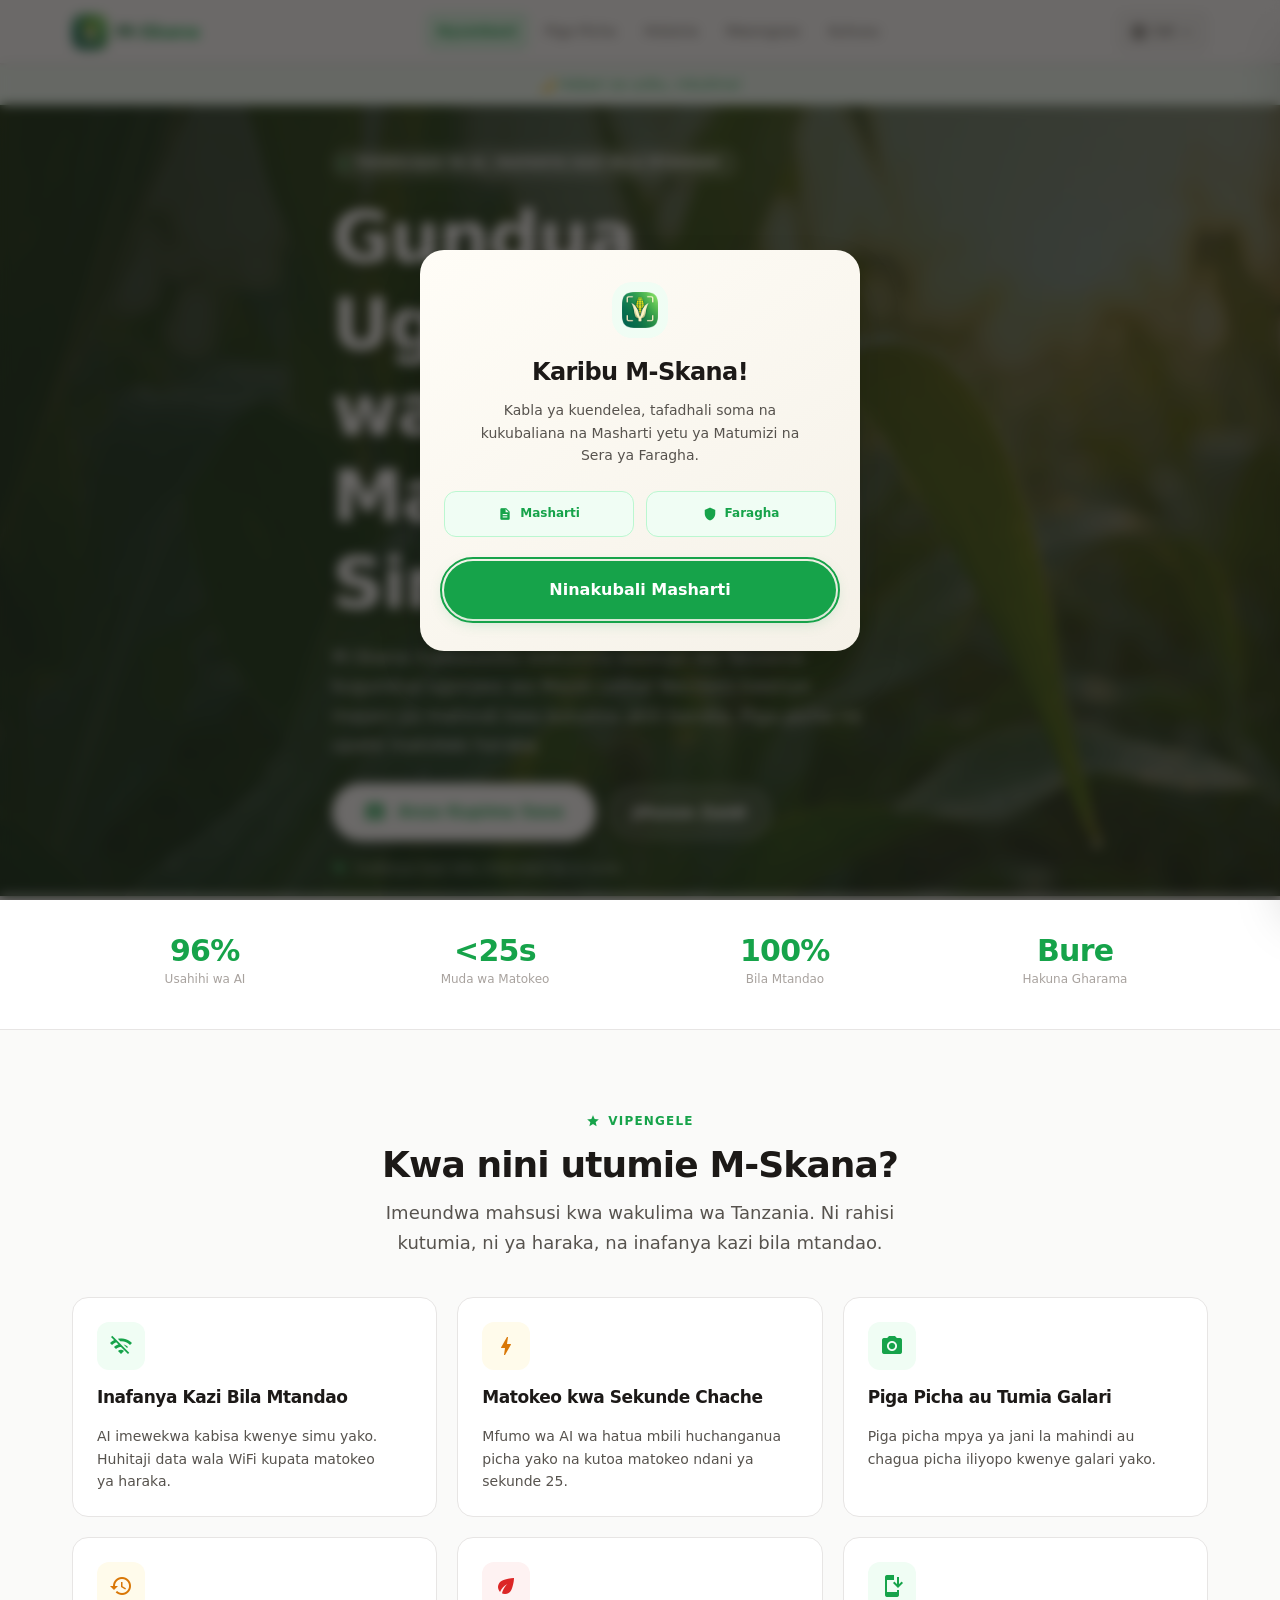
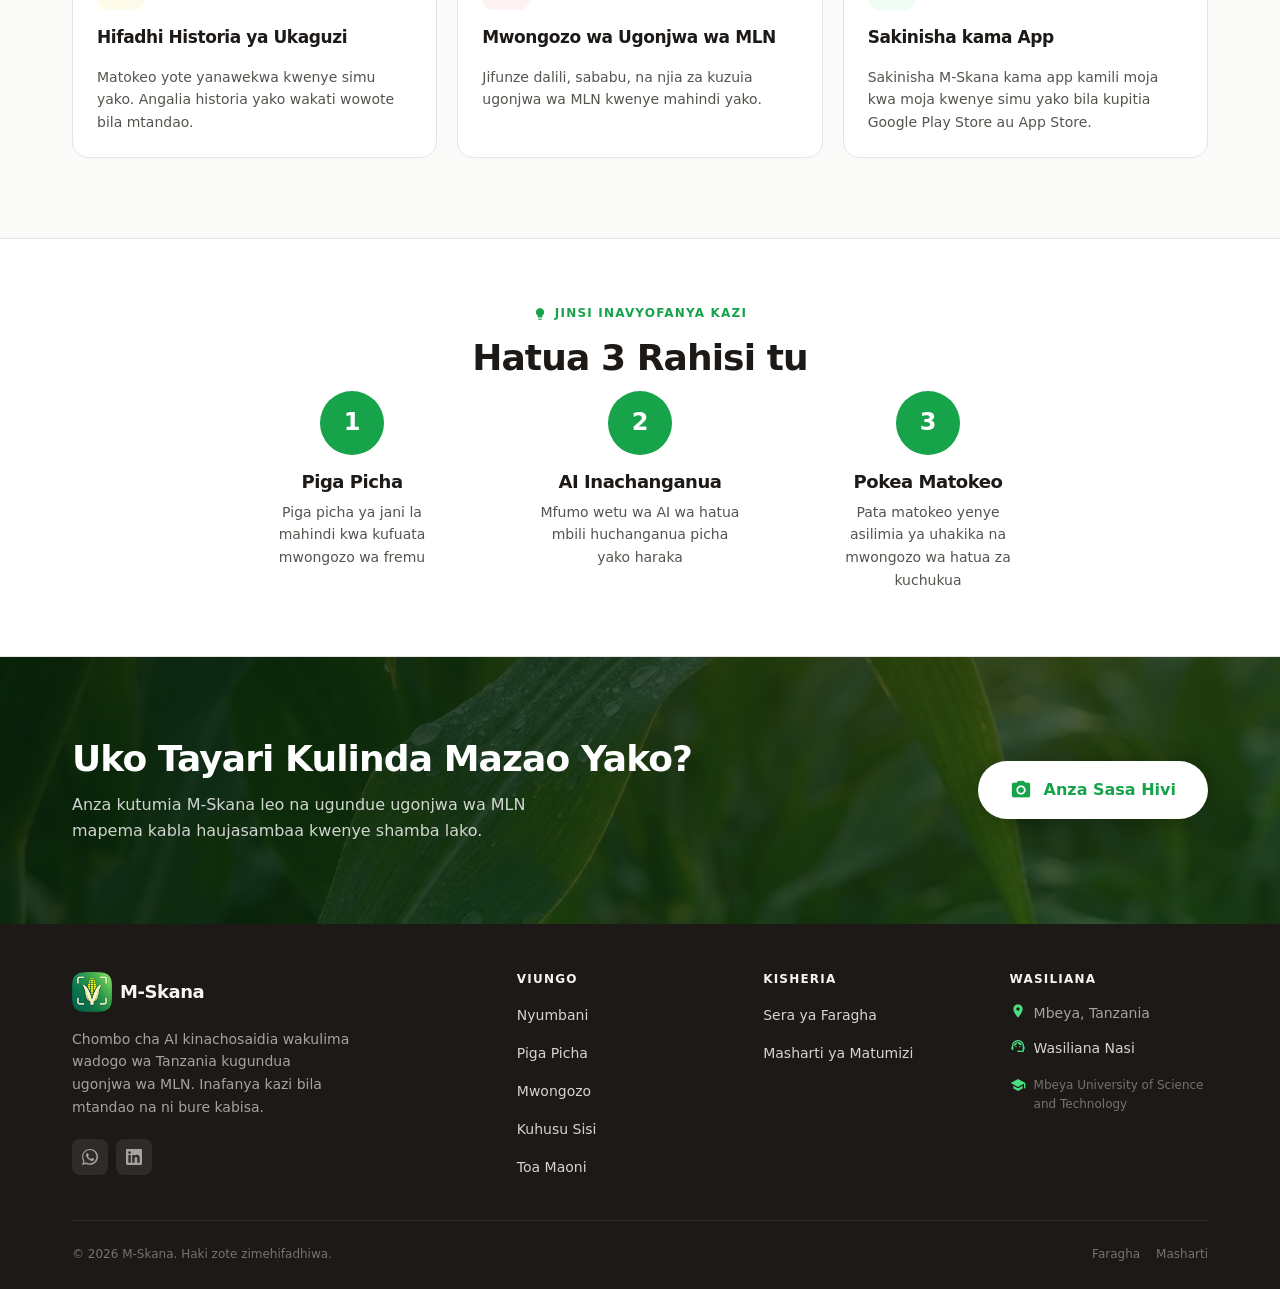
<file: index.html>
<!doctype html>
<!-- Page purpose: landing page with the product overview, main actions, and install prompt. -->
<html lang="sw" dir="ltr" style="background: #fafaf9">
  <head>
    <!-- Head section: metadata, icons, preload hints, and shared styles for the landing page. -->
    <meta charset="UTF-8" />
    <link
      rel="preload"
      href="/assets/fonts/material-icons.woff2"
      as="font"
      type="font/woff2"
      crossorigin
    />
    <link rel="preload" href="/assets/css/tokens.css" as="style" />
    <meta
      name="viewport"
      content="width=device-width, initial-scale=1.0, viewport-fit=cover"
    />
    <meta http-equiv="X-UA-Compatible" content="IE=edge" />

    <meta
      name="description"
      content="M-Skana ni chombo cha AI kinachosaidia wakulima wa Tanzania kugundua ugonjwa wa MLN kwenye mahindi. Inafanya kazi bila mtandao na ni bure kabisa."
    />
    <meta
      name="keywords"
      content="MLN, maize disease, Tanzania, agriculture, AI, wakulima, mahindi, Mbeya"
    />
    <meta
      name="author"
      content="M-Skana Team - Mbeya University of Science and Technology"
    />
    <meta name="theme-color" content="#16A34A" />
    <meta name="robots" content="index, follow" />

    <meta property="og:type" content="website" />
    <meta
      property="og:title"
      content="M-Skana &middot; Gundua MLN kwa Simu Yako"
    />
    <meta
      property="og:description"
      content="Chombo cha AI kinachosaidia wakulima kugundua ugonjwa wa MLN kwenye mahindi."
    />
    <meta
      property="og:image"
      content="/assets/images/icons/pwa/icon-512x512.png"
    />

    <link
      rel="icon"
      type="image/png"
      sizes="32x32"
      href="/assets/images/icons/android/icon-48x48.png"
    />
    <link
      rel="icon"
      type="image/png"
      sizes="192x192"
      href="/assets/images/icons/android/icon-192x192.png"
    />
    <link
      rel="apple-touch-icon"
      sizes="120x120"
      href="/assets/images/icons/pwa/apple-touch-120x120.png"
    />
    <link
      rel="apple-touch-icon"
      sizes="152x152"
      href="/assets/images/icons/pwa/apple-touch-152x152.png"
    />
    <link
      rel="apple-touch-icon"
      sizes="180x180"
      href="/assets/images/icons/pwa/apple-touch-180x180.png"
    />

    <link rel="manifest" href="/manifest.json" />

    <meta name="apple-mobile-web-app-capable" content="yes" />
    <meta
      name="apple-mobile-web-app-status-bar-style"
      content="black-translucent"
    />
    <meta name="apple-mobile-web-app-title" content="M-Skana" />

    <noscript
      ><style>
        body {
          visibility: visible !important;
        }
      </style></noscript
    >

    <style>
      /* Critical CSS: first-paint safety to prevent flash of unstyled content before bundles load. */
      *,
      *::before,
      *::after {
        box-sizing: border-box;
      }
      html {
        background: #fafaf9;
      }
      body {
        margin: 0;
        font-family:
          -apple-system, BlinkMacSystemFont, "Segoe UI", system-ui, sans-serif;
        background: #fafaf9;
        color: #1c1917;
      }
      .site-header {
        position: fixed;
        top: 0;
        left: 0;
        right: 0;
        height: 64px;
        background: #fff;
        border-bottom: 1px solid #e7e5e4;
        z-index: 200;
      }
    </style>
    <!-- Stylesheet order: tokens, fonts, reset, base, layout, components, then page CSS. -->
    <link rel="stylesheet" href="/assets/css/tokens.css" />
    <link rel="stylesheet" href="/assets/fonts/material-icons.css" />

    <link rel="stylesheet" href="/assets/css/reset.css" />

    <link rel="stylesheet" href="/assets/css/base.css" />

    <link rel="stylesheet" href="/assets/css/layout.css" />

    <link rel="stylesheet" href="/assets/css/components/header.css" />
    <link rel="stylesheet" href="/assets/css/components/nav.css" />
    <link rel="stylesheet" href="/assets/css/components/footer.css" />
    <link rel="stylesheet" href="/assets/css/components/pwa-nav.css" />
    <link rel="stylesheet" href="/assets/css/components/buttons.css" />
    <link rel="stylesheet" href="/assets/css/components/cards.css" />
    <link rel="stylesheet" href="/assets/css/components/modal.css" />
    <link rel="stylesheet" href="/assets/css/components/badge.css" />
    <link rel="stylesheet" href="/assets/css/components/loader.css" />

    <link rel="stylesheet" href="/assets/css/pages/home.css?v=1.0.0" />

    <title>M-Skana &middot; Gundua Ugonjwa wa MLN kwa Simu Yako</title>
    <style>
      /* Critical component CSS for first paint so feature cards remain stable before page stylesheet loads. */
      .features-grid {
        display: grid;
        grid-template-columns: 1fr;
        gap: 1.25rem;
      }
      .card--feature {
        background: #fff;
        border: 1px solid #e7e5e4;
        border-radius: 1rem;
        padding: 1.5rem;
        display: flex;
        flex-direction: column;
        gap: 1rem;
      }
      .card-icon-wrap {
        width: 48px;
        height: 48px;
        border-radius: 0.75rem;
        background: #f0fdf4;
        display: flex;
        align-items: center;
        justify-content: center;
        color: #16a34a;
        flex-shrink: 0;
      }
      .card-icon-wrap--amber {
        background: #fffbeb;
        color: #d97706;
      }
      .card-icon-wrap--red {
        background: #fef2f2;
        color: #dc2626;
      }
      .card-title {
        font-size: 1.0625rem;
        font-weight: 700;
        color: #1c1917;
        margin: 0;
      }
      .card-body {
        font-size: 0.875rem;
        color: #57534e;
        line-height: 1.6;
        margin: 0;
      }
      @media (min-width: 580px) {
        .features-grid {
          grid-template-columns: repeat(2, 1fr);
        }
      }
      @media (min-width: 900px) {
        .features-grid {
          grid-template-columns: repeat(3, 1fr);
        }
      }
    </style>
  </head>

  <body class="page-wrapper">
    <!-- Body section: navigation, hero, feature blocks, footer, modal, and install prompt. -->

    <a
      href="#main-content"
      class="skip-link"
      data-sw="Ruka kwenda maudhui makuu"
      data-en="Skip to main content"
    >
      Ruka kwenda maudhui makuu
    </a>

    <header class="site-header" role="banner" id="site-header">
      <div class="container header-container">
        <div class="header-brand">
          <a
            href="index.html"
            class="logo-link"
            aria-label="M-Skana &middot; Nyumbani"
          >
            <img
              src="/assets/images/icons/android/icon-96x96.png"
              alt="M-Skana Logo"
              class="brand-logo"
              width="32"
              height="32"
            />
            <span class="brand-name">M-Skana</span>
          </a>
        </div>

        <nav
          class="main-nav main-nav--desktop"
          role="navigation"
          aria-label="Menyu kuu"
        >
          <ul class="nav-list" role="list">
            <li>
              <a href="index.html" class="nav-link"
                ><span data-sw="Nyumbani" data-en="Home">Nyumbani</span></a
              >
            </li>
            <li>
              <a href="scan.html" class="nav-link"
                ><span data-sw="Piga Picha" data-en="Scan">Piga Picha</span></a
              >
            </li>
            <li>
              <a href="history.html" class="nav-link"
                ><span data-sw="Historia" data-en="History">Historia</span></a
              >
            </li>
            <li>
              <a href="guide.html" class="nav-link"
                ><span data-sw="Mwongozo" data-en="Guide">Mwongozo</span></a
              >
            </li>
            <li>
              <a href="about.html" class="nav-link"
                ><span data-sw="Kuhusu" data-en="About">Kuhusu</span></a
              >
            </li>
          </ul>
        </nav>

        <div class="header-actions">
          <div class="lang-selector" id="lang-selector">
            <button
              class="lang-selector-btn"
              id="lang-selector-btn"
              aria-label="Chagua lugha"
              aria-expanded="false"
              aria-haspopup="listbox"
              type="button"
            >
              <span class="material-icons" aria-hidden="true">language</span>
              <span class="current-language" id="current-lang-label">SW</span>
              <span class="material-icons chevron-icon" aria-hidden="true"
                >expand_more</span
              >
            </button>

            <div
              class="lang-dropdown"
              id="lang-dropdown"
              hidden
              role="listbox"
              aria-label="Chagua lugha"
            >
              <button
                class="lang-option lang-option--active"
                data-lang="sw"
                type="button"
                role="option"
                aria-selected="true"
              >
                <svg
                  class="flag-icon"
                  viewBox="0 0 300 200"
                  xmlns="http://www.w3.org/2000/svg"
                  aria-hidden="true"
                >
                  <rect width="300" height="200" fill="#1EB53A" />
                  <path d="M 0,200 L 300,200 L 300,0 Z" fill="#00A3DD" />
                  <path
                    d="M 0,200 L 300,0"
                    stroke="#FCD116"
                    stroke-width="84"
                  />
                  <path d="M 0,200 L 300,0" stroke="#000" stroke-width="52" />
                </svg>
                <span class="lang-name">Kiswahili</span>
                <span class="material-icons check-icon" aria-hidden="true"
                  >check</span
                >
              </button>

              <button
                class="lang-option"
                data-lang="en"
                type="button"
                role="option"
                aria-selected="false"
              >
                <svg
                  class="flag-icon"
                  viewBox="0 0 300 200"
                  xmlns="http://www.w3.org/2000/svg"
                  aria-hidden="true"
                >
                  <clipPath id="flag-clip-desktop">
                    <path
                      d="M150,100 h150 v100 z v100 h-150 z h-150 v-100 z v-100 h150 z"
                    />
                  </clipPath>
                  <rect width="300" height="200" fill="#012169" />
                  <path
                    d="M0,0 L300,200 M300,0 L0,200"
                    stroke="#fff"
                    stroke-width="40"
                  />
                  <path
                    d="M0,0 L300,200 M300,0 L0,200"
                    clip-path="url(#flag-clip-desktop)"
                    stroke="#C8102E"
                    stroke-width="26"
                  />
                  <path
                    d="M150,0 v200 M0,100 h300"
                    stroke="#fff"
                    stroke-width="66"
                  />
                  <path
                    d="M150,0 v200 M0,100 h300"
                    stroke="#C8102E"
                    stroke-width="40"
                  />
                </svg>
                <span class="lang-name">English</span>
                <span
                  class="material-icons check-icon check-icon--hidden"
                  aria-hidden="true"
                  >check</span
                >
              </button>
            </div>
          </div>

          <button
            class="mobile-menu-btn"
            id="mobile-menu-btn"
            aria-expanded="false"
            aria-controls="mobile-nav"
            aria-label="Fungua menyu"
            type="button"
          >
            <span class="menu-bar"></span>
            <span class="menu-bar"></span>
            <span class="menu-bar"></span>
          </button>
        </div>
      </div>
    </header>

    <div
      class="mobile-nav-backdrop"
      id="mobile-nav-backdrop"
      aria-hidden="true"
    ></div>

    <nav
      class="mobile-nav"
      id="mobile-nav"
      role="navigation"
      aria-label="Menyu ya simu"
      aria-hidden="true"
      inert
    >
      <div class="mobile-nav-header">
        <div class="mobile-nav-brand">
          <img
            src="/assets/images/icons/android/icon-72x72.png"
            alt="M-Skana Logo"
            class="mobile-nav-logo"
            width="28"
            height="28"
          />
          <span class="mobile-nav-brand-name">M-Skana</span>
        </div>
        <button
          class="mobile-nav-close"
          id="mobile-nav-close"
          aria-label="Funga menyu"
          type="button"
        >
          <span class="material-icons" aria-hidden="true">close</span>
        </button>
      </div>

      <ul class="mobile-nav-list" role="list">
        <li>
          <a href="index.html" class="mobile-nav-link">
            <span class="material-icons mobile-nav-icon" aria-hidden="true"
              >home</span
            >
            <span data-sw="Nyumbani" data-en="Home">Nyumbani</span>
          </a>
        </li>
        <li>
          <a href="scan.html" class="mobile-nav-link mobile-nav-link--cta">
            <span class="material-icons mobile-nav-icon" aria-hidden="true"
              >camera_alt</span
            >
            <span data-sw="Piga Picha" data-en="Scan">Piga Picha</span>
          </a>
        </li>
        <li>
          <a href="history.html" class="mobile-nav-link">
            <span class="material-icons mobile-nav-icon" aria-hidden="true"
              >history</span
            >
            <span data-sw="Historia" data-en="History">Historia</span>
          </a>
        </li>
        <li>
          <a href="guide.html" class="mobile-nav-link">
            <span class="material-icons mobile-nav-icon" aria-hidden="true"
              >menu_book</span
            >
            <span data-sw="Mwongozo" data-en="Guide">Mwongozo</span>
          </a>
        </li>
        <li>
          <a href="about.html" class="mobile-nav-link">
            <span class="material-icons mobile-nav-icon" aria-hidden="true"
              >info</span
            >
            <span data-sw="Kuhusu" data-en="About">Kuhusu</span>
          </a>
        </li>
        <li>
          <a href="feedback.html" class="mobile-nav-link">
            <span class="material-icons mobile-nav-icon" aria-hidden="true"
              >chat_bubble</span
            >
            <span data-sw="Toa Maoni" data-en="Feedback">Toa Maoni</span>
          </a>
        </li>
        <li>
          <a href="support.html" class="mobile-nav-link">
            <span class="material-icons mobile-nav-icon" aria-hidden="true"
              >support_agent</span
            >
            <span data-sw="Msaada" data-en="Support">Msaada</span>
          </a>
        </li>
        <li>
          <a href="legal/terms.html" class="mobile-nav-link">
            <span class="material-icons mobile-nav-icon" aria-hidden="true"
              >description</span
            >
            <span data-sw="Masharti ya Matumizi" data-en="Terms of Use"
              >Masharti ya Matumizi</span
            >
          </a>
        </li>
        <li>
          <a href="legal/privacy.html" class="mobile-nav-link">
            <span class="material-icons mobile-nav-icon" aria-hidden="true"
              >shield</span
            >
            <span data-sw="Sera ya Faragha" data-en="Privacy Policy"
              >Sera ya Faragha</span
            >
          </a>
        </li>
      </ul>

      <div class="mobile-nav-footer">
        <p
          class="mobile-nav-footer-label"
          data-sw="Chagua Lugha"
          data-en="Select Language"
        >
          Chagua Lugha
        </p>
        <div class="mobile-nav-language">
          <button
            class="mobile-lang-option mobile-lang-option--active"
            data-lang="sw"
            type="button"
          >
            <svg
              class="flag-icon"
              viewBox="0 0 300 200"
              xmlns="http://www.w3.org/2000/svg"
              aria-hidden="true"
            >
              <rect width="300" height="200" fill="#1EB53A" />
              <path d="M 0,200 L 300,200 L 300,0 Z" fill="#00A3DD" />
              <path d="M 0,200 L 300,0" stroke="#FCD116" stroke-width="84" />
              <path d="M 0,200 L 300,0" stroke="#000" stroke-width="52" />
            </svg>
            <span class="mobile-lang-name">Kiswahili</span>
          </button>
          <button class="mobile-lang-option" data-lang="en" type="button">
            <svg
              class="flag-icon"
              viewBox="0 0 300 200"
              xmlns="http://www.w3.org/2000/svg"
              aria-hidden="true"
            >
              <clipPath id="flag-clip-mobile">
                <path
                  d="M150,100 h150 v100 z v100 h-150 z h-150 v-100 z v-100 h150 z"
                />
              </clipPath>
              <rect width="300" height="200" fill="#012169" />
              <path
                d="M0,0 L300,200 M300,0 L0,200"
                stroke="#fff"
                stroke-width="40"
              />
              <path
                d="M0,0 L300,200 M300,0 L0,200"
                clip-path="url(#flag-clip-mobile)"
                stroke="#C8102E"
                stroke-width="26"
              />
              <path
                d="M150,0 v200 M0,100 h300"
                stroke="#fff"
                stroke-width="66"
              />
              <path
                d="M150,0 v200 M0,100 h300"
                stroke="#C8102E"
                stroke-width="40"
              />
            </svg>
            <span class="mobile-lang-name">English</span>
          </button>
        </div>
      </div>
    </nav>

    <main id="main-content" class="main-content" role="main">
      <!-- Greeting banner: shows a time-based welcome message when enabled. -->

      <div class="greeting-banner" id="greeting-banner" hidden>
        <div class="container">
          <span id="greeting-text"></span>
        </div>
      </div>

      <!-- Hero section: primary value proposition and main call to action. -->
      <section class="hero-section" aria-labelledby="hero-heading">
        <div class="hero-bg-overlay" aria-hidden="true"></div>
        <div class="container hero-container">
          <div class="hero-content">
            <span class="hero-eyebrow">
              <span class="hero-eyebrow-dot"></span>
              <span
                data-sw="Teknolojia ya AI, Inafanya Kazi Bila Mtandao"
                data-en="AI Technology, No Internet Needed"
              >
                Teknolojia ya AI, Inafanya Kazi Bila Mtandao
              </span>
            </span>

            <h1 class="hero-title" id="hero-heading">
              <span data-sw="Gundua Ugonjwa wa " data-en="Detect "
                >Gundua Ugonjwa wa
              </span>
              <span class="hero-title-accent" data-sw="MLN" data-en="MLN"
                >MLN</span
              >
              <br />
              <span
                data-sw="Mapema Kwa Simu Yako"
                data-en="Early With Your Phone"
                >Mapema Kwa Simu Yako</span
              >
            </h1>

            <p
              class="hero-description"
              data-sw="M-Skana inawasaidia wakulima wadogo wa Tanzania kugundua ugonjwa wa Maize Lethal Necrosis kwenye majani ya mahindi kwa kutumia akili bandia. Piga picha na upate matokeo haraka."
              data-en="M-Skana helps smallholder farmers in Tanzania detect Maize Lethal Necrosis on maize leaves using artificial intelligence. Take a photo and get results quickly."
            >
              M-Skana inawasaidia wakulima wadogo wa Tanzania kugundua ugonjwa
              wa Maize Lethal Necrosis kwenye majani ya mahindi kwa kutumia
              akili bandia. Piga picha na upate matokeo haraka.
            </p>

            <div class="hero-cta">
              <a href="scan.html" class="btn-cta btn-cta--dark">
                <span class="material-icons" aria-hidden="true"
                  >camera_alt</span
                >
                <span data-sw="Anza Kupima Sasa" data-en="Start Scanning Now">
                  Anza Kupima Sasa
                </span>
              </a>
              <a href="guide.html" class="btn btn--hero-outline btn--lg">
                <span data-sw="Jifunze Zaidi" data-en="Learn More">
                  Jifunze Zaidi
                </span>
              </a>
            </div>

            <div class="hero-offline-badge">
              <span class="material-icons" aria-hidden="true">wifi_off</span>
              <span
                data-sw="Inafanya kazi bila mtandao na ni bure."
                data-en="Works without internet and is free."
              >
                Inafanya kazi bila mtandao na ni bure.
              </span>
            </div>
          </div>
        </div>
      </section>

      <!-- Stats section: short trust and capability indicators. -->
      <section class="stats-bar" aria-label="Takwimu za mfumo">
        <div class="container">
          <div class="stats-grid">
            <div class="stat-item">
              <span class="stat-number">96%</span>
              <span
                class="stat-label"
                data-sw="Usahihi wa AI"
                data-en="AI Accuracy"
              >
                Usahihi wa AI
              </span>
            </div>
            <div class="stat-item">
              <span class="stat-number">&lt;25s</span>
              <span
                class="stat-label"
                data-sw="Muda wa Matokeo"
                data-en="Result Time"
              >
                Muda wa Matokeo
              </span>
            </div>
            <div class="stat-item">
              <span class="stat-number">100%</span>
              <span
                class="stat-label"
                data-sw="Bila Mtandao"
                data-en="Ready Without Internet"
              >
                Bila Mtandao
              </span>
            </div>
            <div class="stat-item">
              <span class="stat-number">Bure</span>
              <span
                class="stat-label"
                data-sw="Hakuna Gharama"
                data-en="No Cost"
              >
                Hakuna Gharama
              </span>
            </div>
          </div>
        </div>
      </section>

      <!-- Features section: key product benefits and supported actions. -->
      <section
        class="features-section section"
        aria-labelledby="features-heading"
      >
        <div class="container">
          <div class="text-center">
            <span class="section-label">
              <span
                class="material-icons"
                aria-hidden="true"
                style="font-size: 14px"
                >star</span
              >
              <span data-sw="Vipengele" data-en="Features">Vipengele</span>
            </span>
            <h2
              class="section-title"
              id="features-heading"
              data-sw="Kwa nini utumie M-Skana?"
              data-en="Why Use M-Skana?"
            >
              Kwa nini utumie M-Skana?
            </h2>
            <p
              class="section-description mx-auto"
              data-sw="Imeundwa mahsusi kwa wakulima wa Tanzania. Ni rahisi kutumia, ni ya haraka, na inafanya kazi bila mtandao."
              data-en="Built specifically for farmers in Tanzania. It is easy to use, fast, and works without internet."
            >
              Imeundwa mahsusi kwa wakulima wa Tanzania. Ni rahisi kutumia, ni
              ya haraka, na inafanya kazi bila mtandao.
            </p>
          </div>

          <div class="features-grid">
            <div class="card card--feature">
              <div class="card-icon-wrap">
                <span class="material-icons" aria-hidden="true">wifi_off</span>
              </div>
              <h3
                class="card-title"
                data-sw="Inafanya Kazi Bila Mtandao"
                data-en="Works Without Internet"
              >
                Inafanya Kazi Bila Mtandao
              </h3>
              <p
                class="card-body"
                data-sw="AI imewekwa kabisa kwenye simu yako. Huhitaji data wala WiFi kupata matokeo ya haraka."
                data-en="The AI runs entirely on your phone. No data or WiFi needed to get instant results."
              >
                AI imewekwa kabisa kwenye simu yako. Huhitaji data wala WiFi
                kupata matokeo ya haraka.
              </p>
            </div>

            <div class="card card--feature">
              <div class="card-icon-wrap card-icon-wrap--amber">
                <span class="material-icons" aria-hidden="true">bolt</span>
              </div>
              <h3
                class="card-title"
                data-sw="Matokeo kwa Sekunde Chache"
                data-en="Results in Seconds"
              >
                Matokeo kwa Sekunde Chache
              </h3>
              <p
                class="card-body"
                data-sw="Mfumo wa AI wa hatua mbili huchanganua picha yako na kutoa matokeo ndani ya sekunde 25."
                data-en="Our two-stage AI system analyzes your image and returns results in under 25 seconds."
              >
                Mfumo wa AI wa hatua mbili huchanganua picha yako na kutoa
                matokeo ndani ya sekunde 25.
              </p>
            </div>

            <div class="card card--feature">
              <div class="card-icon-wrap">
                <span class="material-icons" aria-hidden="true"
                  >camera_alt</span
                >
              </div>
              <h3
                class="card-title"
                data-sw="Piga Picha au Tumia Galari"
                data-en="Capture or Pick from Gallery"
              >
                Piga Picha au Tumia Galari
              </h3>
              <p
                class="card-body"
                data-sw="Piga picha mpya ya jani la mahindi au chagua picha iliyopo kwenye galari yako."
                data-en="Take a fresh photo of a maize leaf or select an existing image from your gallery."
              >
                Piga picha mpya ya jani la mahindi au chagua picha iliyopo
                kwenye galari yako.
              </p>
            </div>

            <div class="card card--feature">
              <div class="card-icon-wrap card-icon-wrap--amber">
                <span class="material-icons" aria-hidden="true">history</span>
              </div>
              <h3
                class="card-title"
                data-sw="Hifadhi Historia ya Ukaguzi"
                data-en="Keep Scan History"
              >
                Hifadhi Historia ya Ukaguzi
              </h3>
              <p
                class="card-body"
                data-sw="Matokeo yote yanawekwa kwenye simu yako. Angalia historia yako wakati wowote bila mtandao."
                data-en="All results are saved on your device. Review your scan history anytime without internet."
              >
                Matokeo yote yanawekwa kwenye simu yako. Angalia historia yako
                wakati wowote bila mtandao.
              </p>
            </div>

            <div class="card card--feature">
              <div class="card-icon-wrap card-icon-wrap--red">
                <span class="material-icons" aria-hidden="true">eco</span>
              </div>
              <h3
                class="card-title"
                data-sw="Mwongozo wa Ugonjwa wa MLN"
                data-en="MLN Disease Guide"
              >
                Mwongozo wa Ugonjwa wa MLN
              </h3>
              <p
                class="card-body"
                data-sw="Jifunze dalili, sababu, na njia za kuzuia ugonjwa wa MLN kwenye mahindi yako."
                data-en="Learn the symptoms, causes, and prevention methods for MLN disease in your maize crop."
              >
                Jifunze dalili, sababu, na njia za kuzuia ugonjwa wa MLN kwenye
                mahindi yako.
              </p>
            </div>

            <div class="card card--feature">
              <div class="card-icon-wrap">
                <span class="material-icons" aria-hidden="true"
                  >install_mobile</span
                >
              </div>
              <h3
                class="card-title"
                data-sw="Sakinisha kama App"
                data-en="Install as an App"
              >
                Sakinisha kama App
              </h3>
              <p
                class="card-body"
                data-sw="Sakinisha M-Skana kama app kamili moja kwa moja kwenye simu yako bila kupitia Google Play Store au App Store."
                data-en="Install M-Skana as a full app directly on your phone without using Google Play Store or App Store."
              >
                Sakinisha M-Skana kama app kamili moja kwa moja kwenye simu yako
                bila kupitia Google Play Store au App Store.
              </p>
            </div>
          </div>
        </div>
      </section>

      <!-- How it works section: three-step user flow from photo to result. -->
      <section
        class="section"
        aria-labelledby="how-heading"
        style="
          background: var(--clr-surface);
          border-block: 1px solid var(--clr-border);
        "
      >
        <div class="container">
          <div class="text-center">
            <span class="section-label">
              <span
                class="material-icons"
                aria-hidden="true"
                style="font-size: 14px"
                >lightbulb</span
              >
              <span data-sw="Jinsi Inavyofanya Kazi" data-en="How It Works"
                >Jinsi Inavyofanya Kazi</span
              >
            </span>
            <h2
              class="section-title"
              id="how-heading"
              data-sw="Hatua 3 Rahisi tu"
              data-en="Just 3 Simple Steps"
            >
              Hatua 3 Rahisi tu
            </h2>
          </div>

          <div
            class="grid-3"
            style="max-width: 840px; margin: 0 auto; --grid-gap: var(--sp-8)"
          >
            <div
              style="
                text-align: center;
                display: flex;
                flex-direction: column;
                align-items: center;
                gap: var(--sp-4);
              "
            >
              <div
                style="
                  width: 64px;
                  height: 64px;
                  border-radius: var(--radius-full);
                  background: var(--clr-brand);
                  color: #fff;
                  display: flex;
                  align-items: center;
                  justify-content: center;
                  font-family: var(--font-display);
                  font-size: var(--text-2xl);
                  font-weight: var(--fw-extrabold);
                "
              >
                1
              </div>
              <div>
                <h3
                  style="
                    font-family: var(--font-display);
                    font-size: var(--text-lg);
                    font-weight: var(--fw-bold);
                    color: var(--clr-text);
                    margin-bottom: var(--sp-2);
                  "
                  data-sw="Piga Picha"
                  data-en="Take a Photo"
                >
                  Piga Picha
                </h3>
                <p
                  style="
                    font-size: var(--text-sm);
                    color: var(--clr-text-secondary);
                    max-width: 200px;
                    margin: auto;
                  "
                  data-sw="Piga picha ya jani la mahindi kwa kufuata mwongozo wa fremu"
                  data-en="Capture a maize leaf photo following the frame guide"
                >
                  Piga picha ya jani la mahindi kwa kufuata mwongozo wa fremu
                </p>
              </div>
            </div>

            <div
              style="
                text-align: center;
                display: flex;
                flex-direction: column;
                align-items: center;
                gap: var(--sp-4);
              "
            >
              <div
                style="
                  width: 64px;
                  height: 64px;
                  border-radius: var(--radius-full);
                  background: var(--clr-brand);
                  color: #fff;
                  display: flex;
                  align-items: center;
                  justify-content: center;
                  font-family: var(--font-display);
                  font-size: var(--text-2xl);
                  font-weight: var(--fw-extrabold);
                "
              >
                2
              </div>
              <div>
                <h3
                  style="
                    font-family: var(--font-display);
                    font-size: var(--text-lg);
                    font-weight: var(--fw-bold);
                    color: var(--clr-text);
                    margin-bottom: var(--sp-2);
                  "
                  data-sw="AI Inachanganua"
                  data-en="AI Analyzes"
                >
                  AI Inachanganua
                </h3>
                <p
                  style="
                    font-size: var(--text-sm);
                    color: var(--clr-text-secondary);
                    max-width: 200px;
                    margin: auto;
                  "
                  data-sw="Mfumo wetu wa AI wa hatua mbili huchanganua picha yako haraka"
                  data-en="Our two-stage AI pipeline analyzes your photo instantly"
                >
                  Mfumo wetu wa AI wa hatua mbili huchanganua picha yako haraka
                </p>
              </div>
            </div>

            <div
              style="
                text-align: center;
                display: flex;
                flex-direction: column;
                align-items: center;
                gap: var(--sp-4);
              "
            >
              <div
                style="
                  width: 64px;
                  height: 64px;
                  border-radius: var(--radius-full);
                  background: var(--clr-brand);
                  color: #fff;
                  display: flex;
                  align-items: center;
                  justify-content: center;
                  font-family: var(--font-display);
                  font-size: var(--text-2xl);
                  font-weight: var(--fw-extrabold);
                "
              >
                3
              </div>
              <div>
                <h3
                  style="
                    font-family: var(--font-display);
                    font-size: var(--text-lg);
                    font-weight: var(--fw-bold);
                    color: var(--clr-text);
                    margin-bottom: var(--sp-2);
                  "
                  data-sw="Pokea Matokeo"
                  data-en="Get Results"
                >
                  Pokea Matokeo
                </h3>
                <p
                  style="
                    font-size: var(--text-sm);
                    color: var(--clr-text-secondary);
                    max-width: 200px;
                    margin: auto;
                  "
                  data-sw="Pata matokeo yenye asilimia ya uhakika na mwongozo wa hatua za kuchukua"
                  data-en="Receive results with a confidence score and actionable guidance"
                >
                  Pata matokeo yenye asilimia ya uhakika na mwongozo wa hatua za
                  kuchukua
                </p>
              </div>
            </div>
          </div>
        </div>
      </section>

      <!-- CTA section: final prompt to start scanning. -->
      <section class="cta-section" aria-labelledby="cta-heading">
        <div class="container">
          <div class="cta-inner">
            <div class="cta-texts">
              <h2
                class="cta-title"
                id="cta-heading"
                data-sw="Uko Tayari Kulinda Mazao Yako?"
                data-en="Ready to Protect Your Crop?"
              >
                Uko Tayari Kulinda Mazao Yako?
              </h2>
              <p
                class="cta-description"
                data-sw="Anza kutumia M-Skana leo na ugundue ugonjwa wa MLN mapema kabla haujasambaa kwenye shamba lako."
                data-en="Start using M-Skana today and detect MLN disease early before it spreads across your farm."
              >
                Anza kutumia M-Skana leo na ugundue ugonjwa wa MLN mapema kabla
                haujasambaa kwenye shamba lako.
              </p>
            </div>
            <div class="cta-btn-wrap">
              <a href="scan.html" class="cta-btn">
                <span class="material-icons" aria-hidden="true"
                  >camera_alt</span
                >
                <span data-sw="Anza Sasa Hivi" data-en="Get Started Now">
                  Anza Sasa Hivi
                </span>
              </a>
            </div>
          </div>
        </div>
      </section>
    </main>

    <!-- Footer section: brand summary, links, contact details, and legal navigation. -->
    <footer class="site-footer" role="contentinfo">
      <div class="container">
        <div class="footer-grid">
          <div>
            <div class="footer-brand-wrap">
              <img
                src="/assets/images/icons/android/icon-72x72.png"
                alt="M-Skana Logo"
                class="footer-logo"
                width="32"
                height="32"
              />
              <span class="footer-brand-name">M-Skana</span>
            </div>
            <p
              class="footer-description"
              data-sw="Chombo cha AI kinachosaidia wakulima wadogo wa Tanzania kugundua ugonjwa wa MLN. Inafanya kazi bila mtandao na ni bure kabisa."
              data-en="An AI tool helping smallholder farmers in Tanzania detect MLN disease. Works without internet and is completely free."
            >
              Chombo cha AI kinachosaidia wakulima wadogo wa Tanzania kugundua
              ugonjwa wa MLN. Inafanya kazi bila mtandao na ni bure kabisa.
            </p>
            <div class="footer-social" style="margin-top: var(--sp-5)">
              <a
                href="https://wa.me/255123456789"
                class="social-link social-link--whatsapp"
                aria-label="WhatsApp"
                target="_blank"
                rel="noopener noreferrer"
              >
                <svg viewBox="0 0 24 24" fill="currentColor" aria-hidden="true">
                  <path
                    d="M17.47 14.38C17.17 14.23 15.71 13.51 15.44 13.41C15.17 13.31 14.97 13.26 14.77 13.56C14.57 13.86 14 14.53 13.83 14.72C13.66 14.92 13.48 14.94 13.19 14.80C12.89 14.65 11.94 14.34 10.8 13.32C9.92 12.53 9.32 11.56 9.15 11.26C8.98 10.96 9.13 10.81 9.28 10.66C9.41 10.53 9.58 10.32 9.73 10.15C9.88 9.98 9.93 9.86 10.03 9.67C10.13 9.47 10.08 9.30 10 9.15C9.92 9 9.32 7.49 9.07 6.90C8.83 6.32 8.58 6.40 8.41 6.39C8.24 6.38 8.04 6.38 7.84 6.38C7.64 6.38 7.32 6.45 7.05 6.75C6.78 7.05 6 7.77 6 9.28C6 10.79 7.08 12.25 7.23 12.45C7.38 12.65 9.32 15.65 12.3 17.14C13.01 17.45 13.56 17.63 13.99 17.77C14.71 18 15.36 17.97 15.87 17.88C16.44 17.79 17.6 17.16 17.85 16.48C18.1 15.79 18.1 15.20 18.02 15.07C17.94 14.95 17.77 14.87 17.47 14.73M12.05 21.79H12.05C10.18 21.79 8.35 21.26 6.77 20.27L6.41 20.06L2.67 21.04L3.67 17.40L3.44 17.03C2.37 15.40 1.81 13.50 1.81 11.55C1.81 6.10 6.25 1.66 11.70 1.66C14.34 1.66 16.82 2.69 18.69 4.57C20.56 6.45 21.58 8.93 21.58 11.56C21.58 17.01 17.14 21.45 11.69 21.45M20.46 3.49C18.30 1.33 15.41 0.16 12.05 0.16C5.50 0.16 0.16 5.50 0.16 12.05C0.16 14.14 0.71 16.18 1.75 17.98L0.06 24L6.31 22.35C8.04 23.29 9.99 23.79 12.05 23.79H12.05C18.60 23.79 23.94 18.45 23.94 11.90C23.94 8.55 22.77 5.66 20.61 3.49"
                  />
                </svg>
              </a>
              <a
                href="https://linkedin.com/company/mskana"
                class="social-link social-link--linkedin"
                aria-label="LinkedIn"
                target="_blank"
                rel="noopener noreferrer"
              >
                <svg viewBox="0 0 24 24" fill="currentColor" aria-hidden="true">
                  <path
                    d="M20.45 20.45H16.89V14.88C16.89 13.55 16.86 11.84 15.04 11.84C13.19 11.84 12.91 13.29 12.91 14.78V20.45H9.35V9H12.77V10.56H12.82C13.30 9.66 14.46 8.71 16.17 8.71C19.78 8.71 20.45 11.08 20.45 14.17V20.45ZM5.34 7.43C4.20 7.43 3.28 6.51 3.28 5.38C3.28 4.24 4.20 3.32 5.34 3.32C6.47 3.32 7.40 4.24 7.40 5.38C7.40 6.52 6.47 7.43 5.34 7.43ZM7.12 20.45H3.55V9H7.12V20.45ZM22.22 0H1.77C0.79 0 0 0.77 0 1.73V22.27C0 23.23 0.79 24 1.77 24H22.45C23.43 24 24 23.23 24 22.27V1.73C24 0.77 23.43 0 22.45 0H22.22Z"
                  />
                </svg>
              </a>
            </div>
          </div>

          <div>
            <h3 class="footer-column-title" data-sw="Viungo" data-en="Links">
              Viungo
            </h3>
            <ul class="footer-links" role="list">
              <li>
                <a
                  href="index.html"
                  class="footer-link"
                  data-sw="Nyumbani"
                  data-en="Home"
                  >Nyumbani</a
                >
              </li>
              <li>
                <a
                  href="scan.html"
                  class="footer-link"
                  data-sw="Piga Picha"
                  data-en="Scan"
                  >Piga Picha</a
                >
              </li>
              <li>
                <a
                  href="guide.html"
                  class="footer-link"
                  data-sw="Mwongozo"
                  data-en="Guide"
                  >Mwongozo</a
                >
              </li>
              <li>
                <a
                  href="about.html"
                  class="footer-link"
                  data-sw="Kuhusu Sisi"
                  data-en="About Us"
                  >Kuhusu Sisi</a
                >
              </li>
              <li>
                <a
                  href="feedback.html"
                  class="footer-link"
                  data-sw="Toa Maoni"
                  data-en="Feedback"
                  >Toa Maoni</a
                >
              </li>
            </ul>
          </div>

          <div>
            <h3 class="footer-column-title" data-sw="Kisheria" data-en="Legal">
              Kisheria
            </h3>
            <ul class="footer-links" role="list">
              <li>
                <a
                  href="legal/privacy.html"
                  class="footer-link"
                  data-sw="Sera ya Faragha"
                  data-en="Privacy Policy"
                  >Sera ya Faragha</a
                >
              </li>
              <li>
                <a
                  href="legal/terms.html"
                  class="footer-link"
                  data-sw="Masharti ya Matumizi"
                  data-en="Terms of Use"
                  >Masharti ya Matumizi</a
                >
              </li>
            </ul>
          </div>

          <div>
            <h3
              class="footer-column-title"
              data-sw="Wasiliana"
              data-en="Contact"
            >
              Wasiliana
            </h3>
            <div class="footer-contact-item">
              <span
                class="material-icons footer-contact-icon"
                aria-hidden="true"
                >location_on</span
              >
              <span data-sw="Mbeya, Tanzania" data-en="Mbeya, Tanzania"
                >Mbeya, Tanzania</span
              >
            </div>
            <div class="footer-contact-item">
              <span
                class="material-icons footer-contact-icon"
                aria-hidden="true"
                >support_agent</span
              >
              <a
                href="/support.html"
                class="footer-link"
                data-sw="Wasiliana Nasi"
                data-en="Contact Us"
                >Wasiliana Nasi</a
              >
            </div>
            <div class="footer-contact-item" style="margin-top: var(--sp-4)">
              <span
                class="material-icons footer-contact-icon"
                aria-hidden="true"
                >school</span
              >
              <span
                style="font-size: var(--text-xs); color: var(--clr-stone-500)"
              >
                Mbeya University of Science and Technology
              </span>
            </div>
          </div>
        </div>

        <div class="footer-bottom">
          <p class="footer-copyright">
            <span
              data-sw="© 2026 M-Skana. Haki zote zimehifadhiwa."
              data-en="© 2026 M-Skana. All rights reserved."
            >
              © 2026 M-Skana. Haki zote zimehifadhiwa.
            </span>
          </p>
          <div class="footer-bottom-links">
            <a
              href="legal/privacy.html"
              class="footer-bottom-link"
              data-sw="Faragha"
              data-en="Privacy"
              >Faragha</a
            >
            <a
              href="legal/terms.html"
              class="footer-bottom-link"
              data-sw="Masharti"
              data-en="Terms"
              >Masharti</a
            >
          </div>
        </div>
      </div>
    </footer>

    <!-- Terms modal: blocks first use until the user accepts the legal terms. -->
    <div
      class="modal-overlay"
      id="terms-modal"
      role="dialog"
      aria-labelledby="terms-modal-title"
      aria-describedby="terms-modal-desc"
      aria-modal="true"
      hidden
    >
      <div class="modal-backdrop" id="terms-modal-backdrop"></div>

      <div class="modal-container modal--terms" role="document">
        <div class="modal-body">
          <div class="modal-icon-wrap" aria-hidden="true">
            <img
              src="/assets/images/icons/android/icon-96x96.png"
              alt="M-Skana Logo"
              style="width: 36px; height: 36px; border-radius: 8px"
            />
          </div>

          <h2
            class="modal-title"
            id="terms-modal-title"
            data-sw="Karibu M-Skana!"
            data-en="Welcome to M-Skana!"
          >
            Karibu M-Skana!
          </h2>

          <p
            class="modal-subtitle"
            id="terms-modal-desc"
            data-sw="Kabla ya kuendelea, tafadhali soma na kukubaliana na Masharti yetu ya Matumizi na Sera ya Faragha."
            data-en="Before continuing, please read and agree to our Terms of Use and Privacy Policy."
          >
            Kabla ya kuendelea, tafadhali soma na kukubaliana na Masharti yetu
            ya Matumizi na Sera ya Faragha.
          </p>

          <div class="modal-legal-links">
            <a
              href="legal/terms.html"
              target="_blank"
              rel="noopener noreferrer"
              class="modal-legal-link"
            >
              <span class="material-icons" aria-hidden="true">description</span>
              <span data-sw="Masharti" data-en="Terms">Masharti</span>
            </a>
            <a
              href="legal/privacy.html"
              target="_blank"
              rel="noopener noreferrer"
              class="modal-legal-link"
            >
              <span class="material-icons" aria-hidden="true">shield</span>
              <span data-sw="Faragha" data-en="Privacy">Faragha</span>
            </a>
          </div>

          <button
            id="accept-terms-btn"
            class="modal-accept-btn"
            type="button"
            data-sw="Ninakubali Masharti"
            data-en="I Accept the Terms"
          >
            Ninakubali Masharti
          </button>
        </div>
      </div>
    </div>

    <!-- Install toast: guides the user to install the app on supported devices. -->
    <div class="install-toast" id="install-toast" hidden>
      <div class="install-toast-inner">
        <img
          src="/assets/images/icons/android/icon-96x96.png"
          alt="M-Skana Icon"
          class="install-toast-app-icon"
          width="40"
          height="40"
        />
        <div class="install-toast-texts">
          <p
            class="install-toast-title"
            data-sw="Sakinisha M-Skana"
            data-en="Install M-Skana"
          >
            Sakinisha M-Skana
          </p>
          <p
            class="install-toast-desc"
            data-sw="Sakinisha kama app kwa matumizi ya haraka bila mtandao."
            data-en="Install as an app for faster use without internet."
          >
            Sakinisha kama app kwa matumizi ya haraka bila mtandao.
          </p>
        </div>
        <button
          id="dismiss-install-btn"
          class="install-toast-close-btn"
          type="button"
          aria-label="Funga"
        >
          <span class="material-icons" aria-hidden="true">close</span>
        </button>
      </div>
      <div class="install-toast-actions">
        <button
          id="install-app-btn"
          class="install-toast-btn-install"
          type="button"
          data-sw="Sakinisha Sasa"
          data-en="Install Now"
        >
          Sakinisha Sasa
        </button>
      </div>
    </div>

    <!-- Scripts: shared runtime modules first, then the page bootstrap script. -->
    <script src="/assets/js/core/storage.js"></script>
    <script src="/assets/js/modules/terms-guard.js"></script>
    <script src="/assets/js/core/events.js"></script>
    <script src="/assets/js/modules/language.js"></script>
    <script src="/assets/js/modules/nav.js"></script>
    <script src="/assets/js/modules/modal.js"></script>
    <script src="/assets/js/modules/greeting.js"></script>
    <script src="/assets/js/modules/pwa.js"></script>
    <script src="/assets/js/core/app.js"></script>
    <script src="/assets/js/pages/home.js"></script>

    <!-- Bottom nav: compact navigation used by the installed PWA layout. -->
    <nav class="pwa-bottom-nav" id="pwa-bottom-nav" aria-label="Menyu ya chini">
      <a href="/index.html" class="pwa-nav-item" data-page="index">
        <span class="material-icons" aria-hidden="true">home</span>
        <span class="pwa-nav-label" data-sw="Nyumbani" data-en="Home"
          >Nyumbani</span
        >
      </a>
      <a href="/scan.html" class="pwa-nav-item" data-page="scan">
        <span class="material-icons" aria-hidden="true">camera_alt</span>
        <span class="pwa-nav-label" data-sw="Piga Picha" data-en="Scan"
          >Piga Picha</span
        >
      </a>
      <a href="/guide.html" class="pwa-nav-item" data-page="guide">
        <span class="material-icons" aria-hidden="true">menu_book</span>
        <span class="pwa-nav-label" data-sw="Mwongozo" data-en="Guide"
          >Mwongozo</span
        >
      </a>
      <a href="/about.html" class="pwa-nav-item" data-page="about">
        <span class="material-icons" aria-hidden="true">info</span>
        <span class="pwa-nav-label" data-sw="Kuhusu" data-en="About"
          >Kuhusu</span
        >
      </a>
    </nav>
  </body>
</html>
</file>
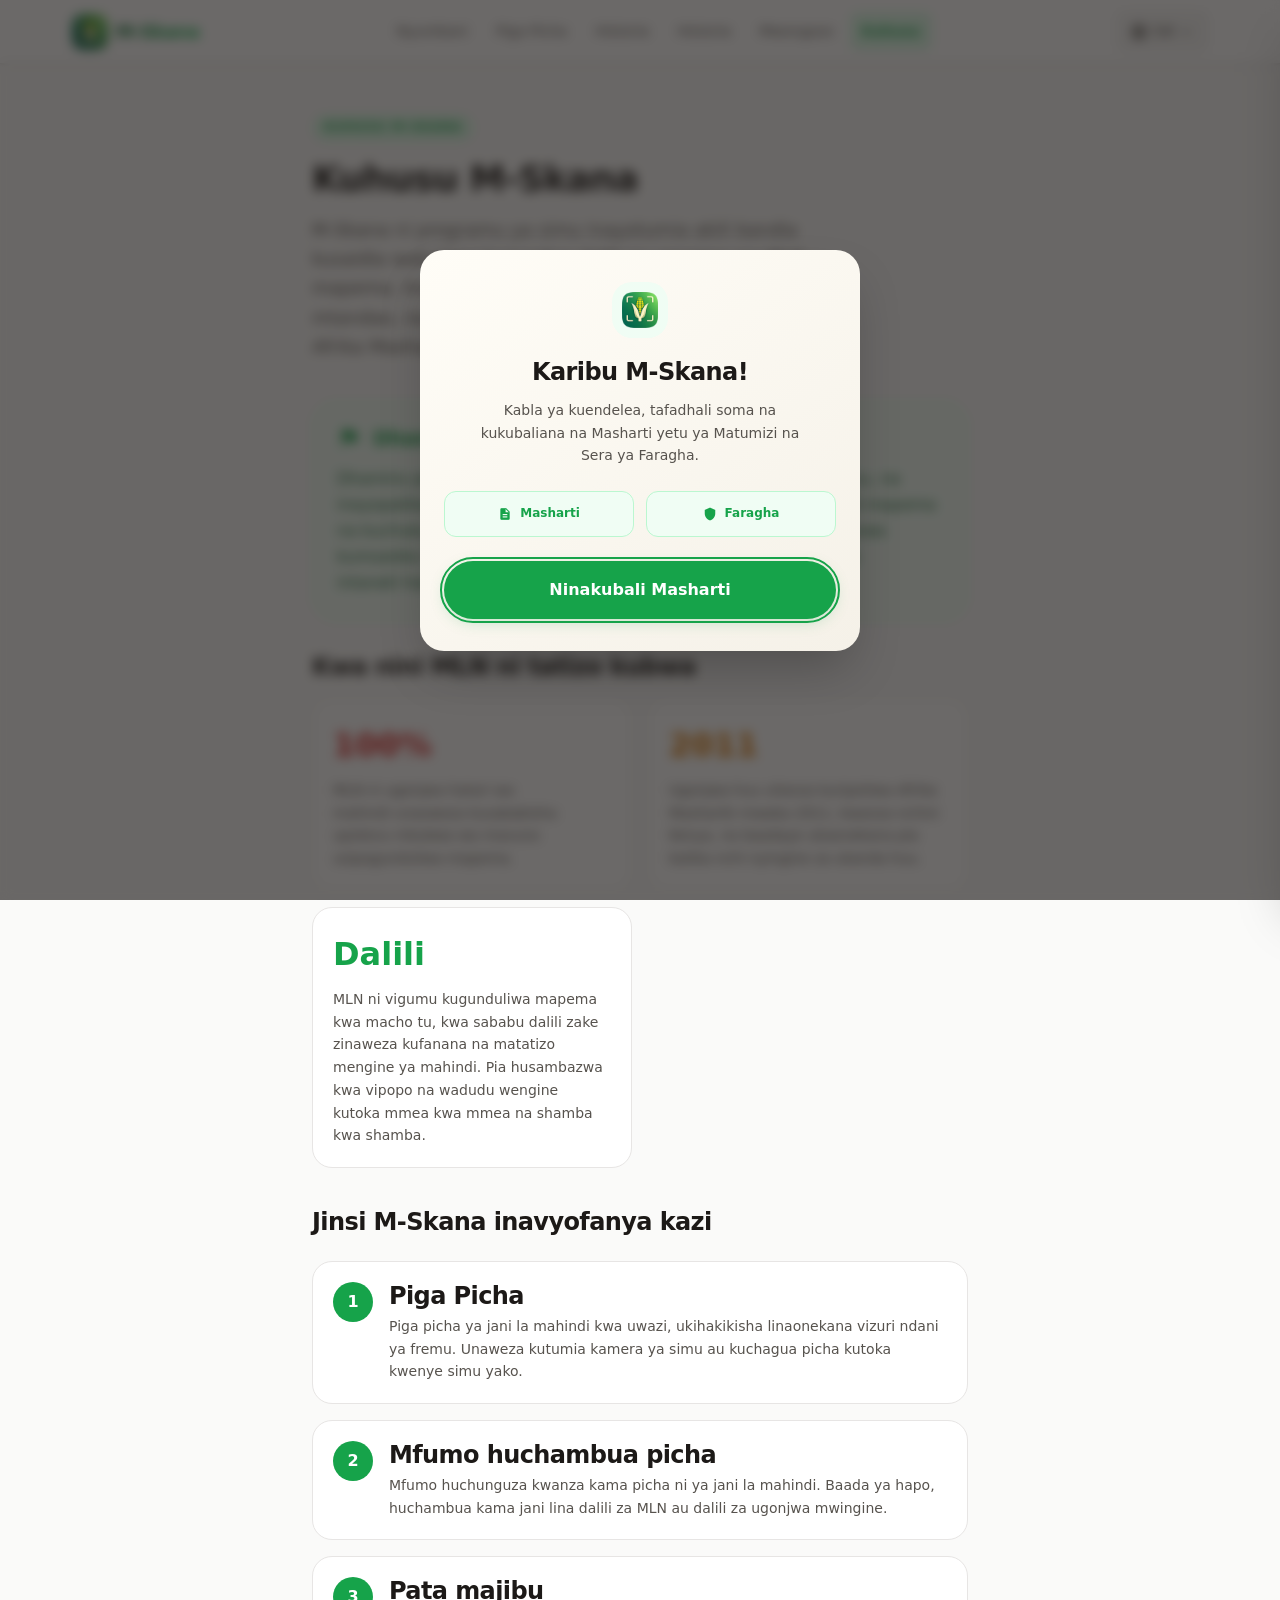
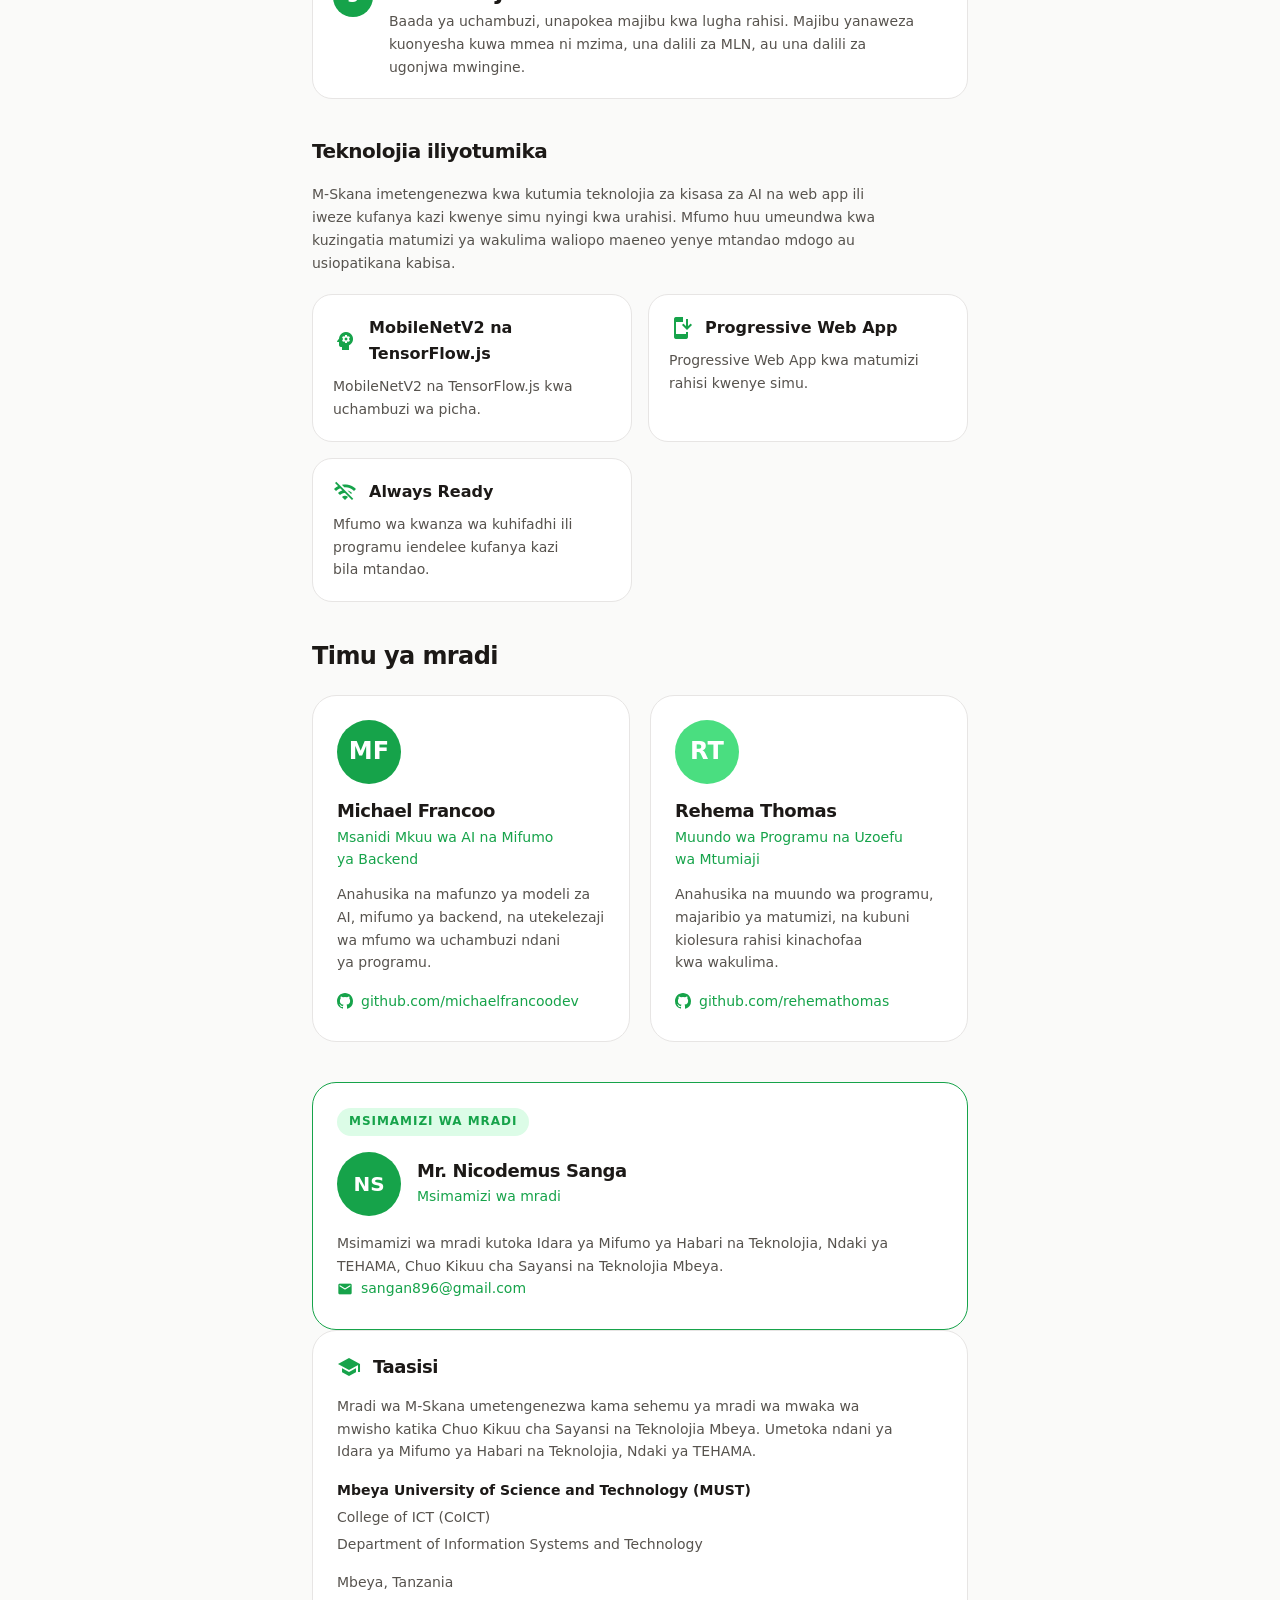
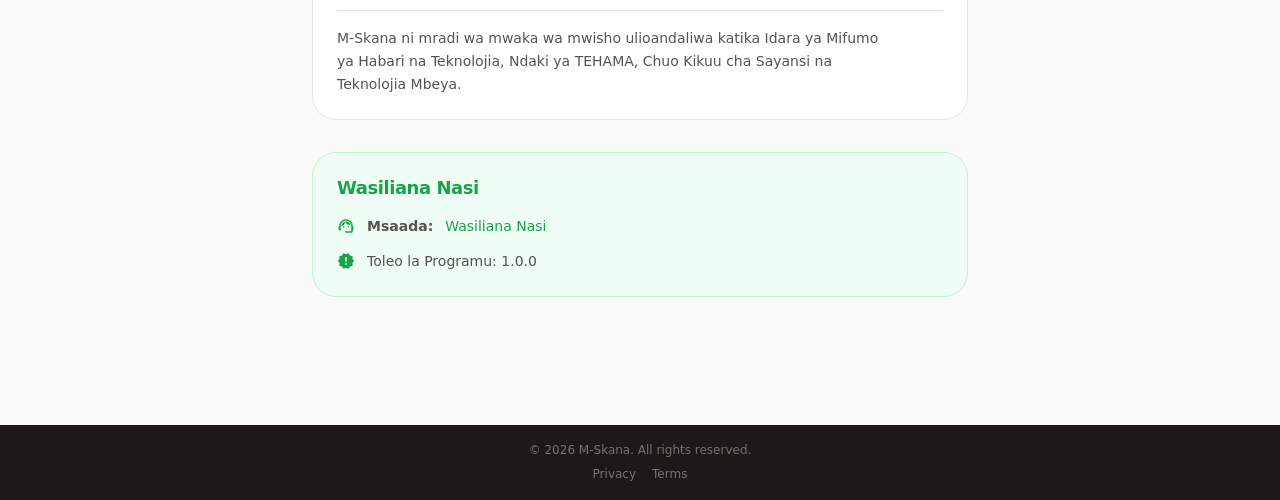
<file: about.html>
<!doctype html>
<!-- Page purpose: explain the project, the team, and the public contact details. -->
<html lang="sw" dir="ltr" style="background: #fafaf9">
  <head>
    <!-- Head section: metadata, icons, fonts, and shared styles for this page. -->
    <meta charset="UTF-8" />
    <link
      rel="preload"
      href="/assets/fonts/material-icons.woff2"
      as="font"
      type="font/woff2"
      crossorigin
    />
    <link rel="preload" href="/assets/css/tokens.css" as="style" />
    <meta
      name="viewport"
      content="width=device-width, initial-scale=1.0, viewport-fit=cover"
    />
    <meta name="description" content="Kuhusu mradi wa M-Skana na timu yake." />
    <meta name="theme-color" content="#16A34A" />
    <link
      rel="icon"
      type="image/png"
      sizes="192x192"
      href="/assets/images/icons/android/icon-192x192.png"
    />
    <link
      rel="apple-touch-icon"
      sizes="180x180"
      href="/assets/images/icons/pwa/apple-touch-180x180.png"
    />
    <link rel="manifest" href="/manifest.json" />
    <meta name="apple-mobile-web-app-capable" content="yes" />
    <meta name="apple-mobile-web-app-title" content="M-Skana" />
    <link rel="stylesheet" href="/assets/css/tokens.css" />
    <link rel="stylesheet" href="/assets/fonts/material-icons.css" />
    <link rel="stylesheet" href="/assets/css/reset.css" />
    <link rel="stylesheet" href="/assets/css/base.css" />
    <link rel="stylesheet" href="/assets/css/layout.css" />
    <link rel="stylesheet" href="/assets/css/components/header.css" />
    <link rel="stylesheet" href="/assets/css/components/nav.css" />
    <link rel="stylesheet" href="/assets/css/components/footer.css" />
    <link rel="stylesheet" href="/assets/css/components/pwa-nav.css" />
    <link rel="stylesheet" href="/assets/css/components/modal.css" />
    <link rel="stylesheet" href="/assets/css/components/buttons.css" />
    <link rel="stylesheet" href="/assets/css/pages/history.css" />
    <title>Kuhusu &middot; M-Skana</title>
    <style>
      /* Critical CSS: keep the first paint stable before the full styles load. */
      *,
      *::before,
      *::after {
        box-sizing: border-box;
      }
      html {
        background: #fafaf9;
      }
      body {
        margin: 0;
        font-family:
          -apple-system, BlinkMacSystemFont, "Segoe UI", system-ui, sans-serif;
        background: #fafaf9;
        color: #1c1917;
      }
      .site-header {
        position: fixed;
        top: 0;
        left: 0;
        right: 0;
        height: 64px;
        background: #fff;
        border-bottom: 1px solid #e7e5e4;
        z-index: 200;
      }
      .main-content {
        padding-top: 64px;
      }
      .page-back-btn {
        display: none;
        align-items: center;
        gap: 0.5rem;
        font-size: 0.875rem;
        font-weight: 600;
        color: #16a34a;
        text-decoration: none;
        margin-top: 0.5rem;
        margin-bottom: 0.75rem;
        width: fit-content;
        padding: 0.5rem 0.75rem 0.5rem 0.5rem;
        border-radius: 0.375rem;
        border: 1.5px solid #bbf7d0;
        background: #f0fdf4;
      }
      @media (max-width: 899px) {
        .page-back-btn {
          display: inline-flex;
        }
      }
    </style>
    <noscript
      ><style>
        body {
          visibility: visible !important;
        }
      </style></noscript
    >
  </head>
  <body class="page-wrapper">
    <!-- Body section: page structure, navigation, and main content. -->
    <a
      href="#main-content"
      class="skip-link"
      data-sw="Ruka kwenda maudhui makuu"
      data-en="Skip to main content"
      >Ruka kwenda maudhui makuu</a
    >
    <header class="site-header" role="banner" id="site-header">
      <div class="container header-container">
        <div class="header-brand">
          <a
            href="index.html"
            class="logo-link"
            aria-label="M-Skana &middot; Nyumbani"
          >
            <img
              src="/assets/images/icons/android/icon-96x96.png"
              alt="M-Skana Logo"
              class="brand-logo"
              width="32"
              height="32"
            />
            <span class="brand-name">M-Skana</span>
          </a>
        </div>

        <nav
          class="main-nav main-nav--desktop"
          role="navigation"
          aria-label="Menyu kuu"
        >
          <ul class="nav-list" role="list">
            <li>
              <a href="index.html" class="nav-link">
                <span data-sw="Nyumbani" data-en="Home">Nyumbani</span>
              </a>
            </li>
            <li>
              <a href="scan.html" class="nav-link">
                <span data-sw="Piga Picha" data-en="Scan">Piga Picha</span>
              </a>
            </li>
            <li>
              <a href="history.html" class="nav-link">
                <span data-sw="Historia" data-en="History">Historia</span>
              </a>
            </li>
            <li>
              <a href="history.html" class="nav-link">
                <span data-sw="Historia" data-en="History">Historia</span>
              </a>
            </li>
            <li>
              <a href="guide.html" class="nav-link">
                <span data-sw="Mwongozo" data-en="Guide">Mwongozo</span>
              </a>
            </li>
            <li>
              <a href="about.html" class="nav-link">
                <span data-sw="Kuhusu" data-en="About">Kuhusu</span>
              </a>
            </li>
          </ul>
        </nav>

        <div class="header-actions">
          <div class="lang-selector" id="lang-selector">
            <button
              class="lang-selector-btn"
              id="lang-selector-btn"
              aria-label="Chagua lugha"
              aria-expanded="false"
              aria-haspopup="listbox"
              type="button"
            >
              <span class="material-icons" aria-hidden="true">language</span>
              <span class="current-language" id="current-lang-label">SW</span>
              <span class="material-icons chevron-icon" aria-hidden="true"
                >expand_more</span
              >
            </button>

            <div
              class="lang-dropdown"
              id="lang-dropdown"
              hidden
              role="listbox"
              aria-label="Chagua lugha"
            >
              <button
                class="lang-option lang-option--active"
                data-lang="sw"
                type="button"
                role="option"
                aria-selected="true"
              >
                <svg
                  class="flag-icon"
                  viewBox="0 0 300 200"
                  xmlns="http://www.w3.org/2000/svg"
                  aria-hidden="true"
                >
                  <rect width="300" height="200" fill="#1EB53A" />
                  <path d="M 0,200 L 300,200 L 300,0 Z" fill="#00A3DD" />
                  <path
                    d="M 0,200 L 300,0"
                    stroke="#FCD116"
                    stroke-width="84"
                  />
                  <path d="M 0,200 L 300,0" stroke="#000" stroke-width="52" />
                </svg>
                <span class="lang-name">Kiswahili</span>
                <span class="material-icons check-icon" aria-hidden="true"
                  >check</span
                >
              </button>

              <button
                class="lang-option"
                data-lang="en"
                type="button"
                role="option"
                aria-selected="false"
              >
                <svg
                  class="flag-icon"
                  viewBox="0 0 300 200"
                  xmlns="http://www.w3.org/2000/svg"
                  aria-hidden="true"
                >
                  <clipPath id="flag-clip-desktop">
                    <path
                      d="M150,100 h150 v100 z v100 h-150 z h-150 v-100 z v-100 h150 z"
                    />
                  </clipPath>
                  <rect width="300" height="200" fill="#012169" />
                  <path
                    d="M0,0 L300,200 M300,0 L0,200"
                    stroke="#fff"
                    stroke-width="40"
                  />
                  <path
                    d="M0,0 L300,200 M300,0 L0,200"
                    clip-path="url(#flag-clip-desktop)"
                    stroke="#C8102E"
                    stroke-width="26"
                  />
                  <path
                    d="M150,0 v200 M0,100 h300"
                    stroke="#fff"
                    stroke-width="66"
                  />
                  <path
                    d="M150,0 v200 M0,100 h300"
                    stroke="#C8102E"
                    stroke-width="40"
                  />
                </svg>
                <span class="lang-name">English</span>
                <span
                  class="material-icons check-icon check-icon--hidden"
                  aria-hidden="true"
                  >check</span
                >
              </button>
            </div>
          </div>

          <button
            class="mobile-menu-btn"
            id="mobile-menu-btn"
            aria-expanded="false"
            aria-controls="mobile-nav"
            aria-label="Fungua menyu"
            type="button"
          >
            <span class="menu-bar"></span>
            <span class="menu-bar"></span>
            <span class="menu-bar"></span>
          </button>
        </div>
      </div>
    </header>
    <div
      class="mobile-nav-backdrop"
      id="mobile-nav-backdrop"
      aria-hidden="true"
    ></div>

    <nav
      class="mobile-nav"
      id="mobile-nav"
      role="navigation"
      aria-label="Menyu ya simu"
      aria-hidden="true"
      inert
    >
      <div class="mobile-nav-header">
        <div class="mobile-nav-brand">
          <img
            src="/assets/images/icons/android/icon-72x72.png"
            alt="M-Skana Logo"
            class="mobile-nav-logo"
            width="28"
            height="28"
          />
          <span class="mobile-nav-brand-name">M-Skana</span>
        </div>
        <button
          class="mobile-nav-close"
          id="mobile-nav-close"
          aria-label="Funga menyu"
          type="button"
        >
          <span class="material-icons" aria-hidden="true">close</span>
        </button>
      </div>

      <ul class="mobile-nav-list" role="list">
        <li>
          <a href="index.html" class="mobile-nav-link">
            <span class="material-icons mobile-nav-icon" aria-hidden="true"
              >home</span
            >
            <span data-sw="Nyumbani" data-en="Home">Nyumbani</span>
          </a>
        </li>
        <li>
          <a href="scan.html" class="mobile-nav-link mobile-nav-link--cta">
            <span class="material-icons mobile-nav-icon" aria-hidden="true"
              >camera_alt</span
            >
            <span data-sw="Piga Picha" data-en="Scan">Piga Picha</span>
          </a>
        </li>
        <li>
          <a href="history.html" class="mobile-nav-link">
            <span class="material-icons mobile-nav-icon" aria-hidden="true"
              >history</span
            >
            <span data-sw="Historia" data-en="History">Historia</span>
          </a>
        </li>
        <li>
          <a href="guide.html" class="mobile-nav-link">
            <span class="material-icons mobile-nav-icon" aria-hidden="true"
              >menu_book</span
            >
            <span data-sw="Mwongozo" data-en="Guide">Mwongozo</span>
          </a>
        </li>
        <li>
          <a href="about.html" class="mobile-nav-link">
            <span class="material-icons mobile-nav-icon" aria-hidden="true"
              >info</span
            >
            <span data-sw="Kuhusu" data-en="About">Kuhusu</span>
          </a>
        </li>
        <li>
          <a href="feedback.html" class="mobile-nav-link">
            <span class="material-icons mobile-nav-icon" aria-hidden="true"
              >chat_bubble</span
            >
            <span data-sw="Toa Maoni" data-en="Feedback">Toa Maoni</span>
          </a>
        </li>
        <li>
          <a href="support.html" class="mobile-nav-link">
            <span class="material-icons mobile-nav-icon" aria-hidden="true"
              >support_agent</span
            >
            <span data-sw="Msaada" data-en="Support">Msaada</span>
          </a>
        </li>
        <li>
          <a href="legal/terms.html" class="mobile-nav-link">
            <span class="material-icons mobile-nav-icon" aria-hidden="true"
              >description</span
            >
            <span data-sw="Masharti ya Matumizi" data-en="Terms of Use"
              >Masharti ya Matumizi</span
            >
          </a>
        </li>
        <li>
          <a href="legal/privacy.html" class="mobile-nav-link">
            <span class="material-icons mobile-nav-icon" aria-hidden="true"
              >shield</span
            >
            <span data-sw="Sera ya Faragha" data-en="Privacy Policy"
              >Sera ya Faragha</span
            >
          </a>
        </li>
      </ul>

      <div class="mobile-nav-footer">
        <p
          class="mobile-nav-footer-label"
          data-sw="Chagua Lugha"
          data-en="Select Language"
        >
          Chagua Lugha
        </p>
        <div class="mobile-nav-language">
          <button
            class="mobile-lang-option mobile-lang-option--active"
            data-lang="sw"
            type="button"
          >
            <svg
              class="flag-icon"
              viewBox="0 0 300 200"
              xmlns="http://www.w3.org/2000/svg"
              aria-hidden="true"
            >
              <rect width="300" height="200" fill="#1EB53A" />
              <path d="M 0,200 L 300,200 L 300,0 Z" fill="#00A3DD" />
              <path d="M 0,200 L 300,0" stroke="#FCD116" stroke-width="84" />
              <path d="M 0,200 L 300,0" stroke="#000" stroke-width="52" />
            </svg>
            <span class="mobile-lang-name">Kiswahili</span>
          </button>
          <button class="mobile-lang-option" data-lang="en" type="button">
            <svg
              class="flag-icon"
              viewBox="0 0 300 200"
              xmlns="http://www.w3.org/2000/svg"
              aria-hidden="true"
            >
              <clipPath id="flag-clip-mobile">
                <path
                  d="M150,100 h150 v100 z v100 h-150 z h-150 v-100 z v-100 h150 z"
                />
              </clipPath>
              <rect width="300" height="200" fill="#012169" />
              <path
                d="M0,0 L300,200 M300,0 L0,200"
                stroke="#fff"
                stroke-width="40"
              />
              <path
                d="M0,0 L300,200 M300,0 L0,200"
                clip-path="url(#flag-clip-mobile)"
                stroke="#C8102E"
                stroke-width="26"
              />
              <path
                d="M150,0 v200 M0,100 h300"
                stroke="#fff"
                stroke-width="66"
              />
              <path
                d="M150,0 v200 M0,100 h300"
                stroke="#C8102E"
                stroke-width="40"
              />
            </svg>
            <span class="mobile-lang-name">English</span>
          </button>
        </div>
      </div>
    </nav>

    <main
      id="main-content"
      class="main-content about-page desktop-page-spacing"
      role="main"
    >
      <!-- Intro: brief description of the project and its purpose. -->
      <div
        class="container container--narrow"
        style="padding-bottom: var(--sp-16)"
      >
        <a
          href="/index.html"
          class="page-back-btn"
          data-back-btn
          data-back-fallback="/index.html"
          aria-label="Home"
        >
          <span class="material-icons" aria-hidden="true">arrow_back</span>
          <span data-sw="Nyumbani" data-en="Home">Nyumbani</span>
        </a>

        <div style="margin-bottom: var(--sp-10)">
          <span
            style="
              display: inline-block;
              background: var(--clr-brand-medium);
              color: var(--clr-brand);
              font-size: var(--text-xs);
              font-weight: var(--fw-semibold);
              letter-spacing: 0.08em;
              text-transform: uppercase;
              padding: var(--sp-1) var(--sp-3);
              border-radius: var(--radius-full);
              margin-bottom: var(--sp-4);
            "
            data-sw="Kuhusu M-Skana"
            data-en="About M-Skana"
            >Kuhusu M-Skana</span
          >
          <h1
            style="
              font-family: var(--font-display);
              font-size: clamp(var(--text-3xl), 5vw, var(--text-4xl));
              font-weight: var(--fw-extrabold);
              color: var(--clr-text);
              letter-spacing: var(--ls-tight);
              line-height: 1.15;
              margin-bottom: var(--sp-4);
            "
            data-sw="Kuhusu M-Skana"
            data-en="About M-Skana"
          >
            Kuhusu M-Skana
          </h1>
          <p
            style="
              font-size: var(--text-lg);
              color: var(--clr-text-secondary);
              line-height: var(--lh-relaxed);
              max-width: 560px;
            "
            data-sw="M-Skana ni programu ya simu inayotumia akili bandia kusaidia wakulima kugundua dalili za ugonjwa wa MLN mapema. Imeundwa ili iwe rahisi kutumia, ifanye kazi bila mtandao, na iwafae wakulima wadogo wa Tanzania na Afrika Mashariki."
            data-en="M-Skana is a mobile app that uses artificial intelligence to help farmers detect MLN symptoms early. It is built to be easy to use, work without internet, and fit the needs of smallholder farmers in Tanzania and East Africa."
          >
            M-Skana ni programu ya simu inayotumia akili bandia kusaidia
            wakulima kugundua dalili za ugonjwa wa MLN mapema. Imeundwa ili iwe
            rahisi kutumia, ifanye kazi bila mtandao, na iwafae wakulima wadogo
            wa Tanzania na Afrika Mashariki.
          </p>
        </div>

        <!-- Mission: explain the problem M-Skana is meant to solve. -->
        <div
          style="
            background: var(--clr-brand-light);
            border: 1.5px solid var(--clr-primary-200);
            border-radius: var(--radius-2xl);
            padding: var(--sp-6);
            margin-bottom: var(--sp-8);
          "
        >
          <div
            style="
              display: flex;
              align-items: center;
              gap: var(--sp-3);
              margin-bottom: var(--sp-4);
            "
          >
            <span
              class="material-icons"
              style="color: var(--clr-brand); font-size: 24px"
              >flag</span
            >
            <h2
              style="
                font-family: var(--font-display);
                font-size: var(--text-xl);
                font-weight: var(--fw-bold);
                color: var(--clr-brand);
              "
              data-sw="Dhamira yetu"
              data-en="Our Mission"
            >
              Dhamira yetu
            </h2>
          </div>
          <p
            style="
              color: var(--clr-primary-800);
              line-height: var(--lh-relaxed);
            "
            data-sw="Dhamira yetu ni kuwapa wakulima wadogo teknolojia rahisi, nafuu, na inayopatikana kwa urahisi ili waweze kutambua ugonjwa wa MLN mapema na kuchukua hatua kwa wakati. Tunaamini teknolojia nzuri inapaswa kumsaidia mkulima moja kwa moja shambani, hata pale ambapo intaneti haipatikani."
            data-en="Our mission is to give smallholder farmers simple, affordable, and accessible technology so they can identify MLN early and take action on time. We believe good technology should support farmers directly in the field, even where internet is not available."
          >
            Dhamira yetu ni kuwapa wakulima wadogo teknolojia rahisi, nafuu, na
            inayopatikana kwa urahisi ili waweze kutambua ugonjwa wa MLN mapema
            na kuchukua hatua kwa wakati. Tunaamini teknolojia nzuri inapaswa
            kumsaidia mkulima moja kwa moja shambani, hata pale ambapo intaneti
            haipatikani.
          </p>
        </div>

        <!-- Context: why MLN matters and why early detection is important. -->
        <h2
          style="
            font-family: var(--font-display);
            font-size: var(--text-2xl);
            font-weight: var(--fw-extrabold);
            color: var(--clr-text);
            letter-spacing: var(--ls-tight);
            margin-bottom: var(--sp-4);
          "
          data-sw="Kwa nini MLN ni tatizo kubwa"
          data-en="Why MLN Is a Major Problem"
        >
          Kwa nini MLN ni tatizo kubwa
        </h2>
        <div
          style="
            display: grid;
            grid-template-columns: repeat(auto-fit, minmax(240px, 1fr));
            gap: var(--sp-4);
            margin-bottom: var(--sp-10);
          "
        >
          <div
            style="
              background: var(--clr-surface);
              border: 1px solid var(--clr-border);
              border-radius: var(--radius-xl);
              padding: var(--sp-5);
            "
          >
            <div
              style="
                font-family: var(--font-display);
                font-size: 2rem;
                font-weight: var(--fw-extrabold);
                color: var(--clr-red-600);
                margin-bottom: var(--sp-2);
              "
            >
              100%
            </div>
            <p
              style="
                font-size: var(--text-sm);
                color: var(--clr-text-secondary);
              "
              data-sw="MLN ni ugonjwa hatari wa mahindi unaoweza kusababisha upotevu mkubwa wa mavuno usipogunduliwa mapema."
              data-en="MLN is a serious maize disease that can cause major yield loss if it is not detected early."
            >
              MLN ni ugonjwa hatari wa mahindi unaoweza kusababisha upotevu
              mkubwa wa mavuno usipogunduliwa mapema.
            </p>
          </div>
          <div
            style="
              background: var(--clr-surface);
              border: 1px solid var(--clr-border);
              border-radius: var(--radius-xl);
              padding: var(--sp-5);
            "
          >
            <div
              style="
                font-family: var(--font-display);
                font-size: 2rem;
                font-weight: var(--fw-extrabold);
                color: var(--clr-amber-600);
                margin-bottom: var(--sp-2);
              "
            >
              2011
            </div>
            <p
              style="
                font-size: var(--text-sm);
                color: var(--clr-text-secondary);
              "
              data-sw="Ugonjwa huu ulianza kuripotiwa Afrika Mashariki mwaka 2011, kwanza nchini Kenya, na baadaye ukaonekana pia katika nchi nyingine za ukanda huu."
              data-en="This disease was first reported in East Africa in 2011, starting in Kenya, and later appeared in other countries in the region."
            >
              Ugonjwa huu ulianza kuripotiwa Afrika Mashariki mwaka 2011, kwanza
              nchini Kenya, na baadaye ukaonekana pia katika nchi nyingine za
              ukanda huu.
            </p>
          </div>
          <div
            style="
              background: var(--clr-surface);
              border: 1px solid var(--clr-border);
              border-radius: var(--radius-xl);
              padding: var(--sp-5);
            "
          >
            <div
              style="
                font-family: var(--font-display);
                font-size: 2rem;
                font-weight: var(--fw-extrabold);
                color: var(--clr-brand);
                margin-bottom: var(--sp-2);
              "
            >
              Dalili
            </div>
            <p
              style="
                font-size: var(--text-sm);
                color: var(--clr-text-secondary);
              "
              data-sw="MLN ni vigumu kugunduliwa mapema kwa macho tu, kwa sababu dalili zake zinaweza kufanana na matatizo mengine ya mahindi. Pia husambazwa kwa vipopo na wadudu wengine kutoka mmea kwa mmea na shamba kwa shamba."
              data-en="MLN is difficult to detect early by visual check alone because its symptoms can look like other maize problems. It is also spread by thrips and other insects from plant to plant and from one field to another."
            >
              MLN ni vigumu kugunduliwa mapema kwa macho tu, kwa sababu dalili
              zake zinaweza kufanana na matatizo mengine ya mahindi. Pia
              husambazwa kwa vipopo na wadudu wengine kutoka mmea kwa mmea na
              shamba kwa shamba.
            </p>
          </div>
        </div>

        <!-- Workflow: how a user moves through the app from photo to result. -->
        <h2
          style="
            font-family: var(--font-display);
            font-size: var(--text-2xl);
            font-weight: var(--fw-extrabold);
            color: var(--clr-text);
            letter-spacing: var(--ls-tight);
            margin-bottom: var(--sp-6);
          "
          data-sw="Jinsi M-Skana inavyofanya kazi"
          data-en="How M-Skana Works"
        >
          Jinsi M-Skana inavyofanya kazi
        </h2>
        <div
          style="
            display: flex;
            flex-direction: column;
            gap: var(--sp-4);
            margin-bottom: var(--sp-10);
          "
        >
          <div
            style="
              display: flex;
              gap: var(--sp-4);
              align-items: flex-start;
              background: var(--clr-surface);
              border: 1px solid var(--clr-border);
              border-radius: var(--radius-xl);
              padding: var(--sp-5);
            "
          >
            <div
              style="
                width: 40px;
                height: 40px;
                border-radius: var(--radius-full);
                background: var(--clr-brand);
                display: flex;
                align-items: center;
                justify-content: center;
                color: #fff;
                flex-shrink: 0;
              "
            >
              <span
                style="
                  font-family: var(--font-display);
                  font-weight: var(--fw-bold);
                "
                >1</span
              >
            </div>
            <div>
              <h3
                style="
                  font-family: var(--font-display);
                  font-weight: var(--fw-semibold);
                  margin-bottom: var(--sp-1);
                "
                data-sw="Piga Picha"
                data-en="Take a Photo"
              >
                Piga Picha
              </h3>
              <p
                style="
                  font-size: var(--text-sm);
                  color: var(--clr-text-secondary);
                "
                data-sw="Piga picha ya jani la mahindi kwa uwazi, ukihakikisha linaonekana vizuri ndani ya fremu. Unaweza kutumia kamera ya simu au kuchagua picha kutoka kwenye simu yako."
                data-en="Take a clear photo of a maize leaf and make sure it is visible inside the frame. You can use your phone camera or choose a photo from your phone."
              >
                Piga picha ya jani la mahindi kwa uwazi, ukihakikisha
                linaonekana vizuri ndani ya fremu.
              </p>
            </div>
          </div>
          <div
            style="
              display: flex;
              gap: var(--sp-4);
              align-items: flex-start;
              background: var(--clr-surface);
              border: 1px solid var(--clr-border);
              border-radius: var(--radius-xl);
              padding: var(--sp-5);
            "
          >
            <div
              style="
                width: 40px;
                height: 40px;
                border-radius: var(--radius-full);
                background: var(--clr-brand);
                display: flex;
                align-items: center;
                justify-content: center;
                color: #fff;
                flex-shrink: 0;
              "
            >
              <span
                style="
                  font-family: var(--font-display);
                  font-weight: var(--fw-bold);
                "
                >2</span
              >
            </div>
            <div>
              <h3
                style="
                  font-family: var(--font-display);
                  font-weight: var(--fw-semibold);
                  margin-bottom: var(--sp-1);
                "
                data-sw="Mfumo huchambua picha"
                data-en="The System Analyzes the Image"
              >
                Mfumo huchambua picha
              </h3>
              <p
                style="
                  font-size: var(--text-sm);
                  color: var(--clr-text-secondary);
                "
                data-sw="Mfumo huchunguza kwanza kama picha ni ya jani la mahindi. Baada ya hapo, huchambua kama jani lina dalili za MLN au dalili za ugonjwa mwingine."
                data-en="The system first checks whether the image is a maize leaf. After that, it analyzes whether the leaf shows MLN symptoms or signs of another disease."
              >
                Mfumo huchunguza kwanza kama picha ni ya jani la mahindi. Baada
                ya hapo, huchambua kama jani lina dalili za MLN au dalili za
                ugonjwa mwingine.
              </p>
            </div>
          </div>
          <div
            style="
              display: flex;
              gap: var(--sp-4);
              align-items: flex-start;
              background: var(--clr-surface);
              border: 1px solid var(--clr-border);
              border-radius: var(--radius-xl);
              padding: var(--sp-5);
            "
          >
            <div
              style="
                width: 40px;
                height: 40px;
                border-radius: var(--radius-full);
                background: var(--clr-brand);
                display: flex;
                align-items: center;
                justify-content: center;
                color: #fff;
                flex-shrink: 0;
              "
            >
              <span
                style="
                  font-family: var(--font-display);
                  font-weight: var(--fw-bold);
                "
                >3</span
              >
            </div>
            <div>
              <h3
                style="
                  font-family: var(--font-display);
                  font-weight: var(--fw-semibold);
                  margin-bottom: var(--sp-1);
                "
                data-sw="Pata majibu"
                data-en="Get Results"
              >
                Pata majibu
              </h3>
              <p
                style="
                  font-size: var(--text-sm);
                  color: var(--clr-text-secondary);
                "
                data-sw="Baada ya uchambuzi, unapokea majibu kwa lugha rahisi. Majibu yanaweza kuonyesha kuwa mmea ni mzima, una dalili za MLN, au una dalili za ugonjwa mwingine."
                data-en="After analysis, you receive results in simple language. The result can show that the plant is healthy, has MLN signs, or has signs of another disease."
              >
                Baada ya uchambuzi, unapokea majibu kwa lugha rahisi. Majibu
                yanaweza kuonyesha kuwa mmea ni mzima, una dalili za MLN, au una
                dalili za ugonjwa mwingine.
              </p>
            </div>
          </div>
        </div>

        <!-- Technology: core tools and platform choices used in the app. -->
        <h2
          style="
            font-family: var(--font-display);
            font-size: var(--text-xl);
            font-weight: var(--fw-bold);
            color: var(--clr-text);
            margin-bottom: var(--sp-5);
          "
          data-sw="Teknolojia iliyotumika"
          data-en="Technology Used"
        >
          Teknolojia iliyotumika
        </h2>
        <p
          style="
            font-size: var(--text-sm);
            color: var(--clr-text-secondary);
            line-height: var(--lh-relaxed);
            margin-bottom: var(--sp-5);
          "
          data-sw="M-Skana imetengenezwa kwa kutumia teknolojia za kisasa za AI na web app ili iweze kufanya kazi kwenye simu nyingi kwa urahisi. Mfumo huu umeundwa kwa kuzingatia matumizi ya wakulima waliopo maeneo yenye mtandao mdogo au usiopatikana kabisa."
          data-en="M-Skana is built with modern AI and web app technologies so it can run easily on many smartphones. The system is designed for farmers in areas with weak or no internet connection."
        >
          M-Skana imetengenezwa kwa kutumia teknolojia za kisasa za AI na web
          app ili iweze kufanya kazi kwenye simu nyingi kwa urahisi. Mfumo huu
          umeundwa kwa kuzingatia matumizi ya wakulima waliopo maeneo yenye
          mtandao mdogo au usiopatikana kabisa.
        </p>
        <div
          style="
            display: grid;
            grid-template-columns: repeat(auto-fit, minmax(240px, 1fr));
            gap: var(--sp-4);
            margin-bottom: var(--sp-10);
          "
        >
          <div
            style="
              background: var(--clr-surface);
              border: 1px solid var(--clr-border);
              border-radius: var(--radius-xl);
              padding: var(--sp-5);
            "
          >
            <div
              style="
                display: flex;
                align-items: center;
                gap: var(--sp-3);
                margin-bottom: var(--sp-2);
              "
            >
              <span class="material-icons" style="color: var(--clr-brand)"
                >psychology</span
              ><strong>MobileNetV2 na TensorFlow.js</strong>
            </div>
            <p
              style="
                font-size: var(--text-sm);
                color: var(--clr-text-secondary);
              "
              data-sw="MobileNetV2 na TensorFlow.js kwa uchambuzi wa picha."
              data-en="MobileNetV2 and TensorFlow.js for image analysis."
            >
              MobileNetV2 na TensorFlow.js kwa uchambuzi wa picha.
            </p>
          </div>
          <div
            style="
              background: var(--clr-surface);
              border: 1px solid var(--clr-border);
              border-radius: var(--radius-xl);
              padding: var(--sp-5);
            "
          >
            <div
              style="
                display: flex;
                align-items: center;
                gap: var(--sp-3);
                margin-bottom: var(--sp-2);
              "
            >
              <span class="material-icons" style="color: var(--clr-brand)"
                >install_mobile</span
              ><strong>Progressive Web App</strong>
            </div>
            <p
              style="
                font-size: var(--text-sm);
                color: var(--clr-text-secondary);
              "
              data-sw="Progressive Web App kwa matumizi rahisi kwenye simu."
              data-en="Progressive Web App for easy use on smartphones."
            >
              Progressive Web App kwa matumizi rahisi kwenye simu.
            </p>
          </div>
          <div
            style="
              background: var(--clr-surface);
              border: 1px solid var(--clr-border);
              border-radius: var(--radius-xl);
              padding: var(--sp-5);
            "
          >
            <div
              style="
                display: flex;
                align-items: center;
                gap: var(--sp-3);
                margin-bottom: var(--sp-2);
              "
            >
              <span class="material-icons" style="color: var(--clr-brand)"
                >wifi_off</span
              ><strong>Always Ready</strong>
            </div>
            <p
              style="
                font-size: var(--text-sm);
                color: var(--clr-text-secondary);
              "
              data-sw="Mfumo wa kwanza wa kuhifadhi ili programu iendelee kufanya kazi bila mtandao."
              data-en="Cached-first system so the app continues to work without internet."
            >
              Mfumo wa kwanza wa kuhifadhi ili programu iendelee kufanya kazi
              bila mtandao.
            </p>
          </div>
        </div>

        <!-- Team: the project contributors and their responsibilities. -->
        <h2
          style="
            font-family: var(--font-display);
            font-size: var(--text-2xl);
            font-weight: var(--fw-extrabold);
            color: var(--clr-text);
            letter-spacing: var(--ls-tight);
            margin-bottom: var(--sp-6);
          "
          data-sw="Timu ya mradi"
          data-en="Project Team"
        >
          Timu ya mradi
        </h2>
        <div
          style="
            display: grid;
            grid-template-columns: repeat(auto-fit, minmax(260px, 1fr));
            gap: var(--sp-5);
            margin-bottom: var(--sp-10);
          "
        >
          <!-- Michael: AI and backend lead. -->
          <div
            style="
              background: var(--clr-surface);
              border: 1px solid var(--clr-border);
              border-radius: var(--radius-2xl);
              padding: var(--sp-6);
            "
          >
            <div
              style="
                width: 64px;
                height: 64px;
                border-radius: var(--radius-full);
                background: var(--clr-brand);
                display: flex;
                align-items: center;
                justify-content: center;
                color: #fff;
                font-family: var(--font-display);
                font-size: var(--text-2xl);
                font-weight: var(--fw-bold);
                margin-bottom: var(--sp-4);
              "
            >
              MF
            </div>
            <h3
              style="
                font-family: var(--font-display);
                font-size: var(--text-lg);
                font-weight: var(--fw-bold);
                color: var(--clr-text);
                margin-bottom: var(--sp-1);
              "
            >
              Michael Francoo
            </h3>
            <p
              style="
                font-size: var(--text-sm);
                color: var(--clr-brand);
                font-weight: var(--fw-medium);
                margin-bottom: var(--sp-3);
              "
              data-sw="Msanidi Mkuu wa AI na Mifumo ya Backend"
              data-en="Lead AI and Backend Systems Developer"
            >
              Msanidi Mkuu wa AI na Mifumo ya Backend
            </p>
            <p
              style="
                font-size: var(--text-sm);
                color: var(--clr-text-secondary);
                line-height: var(--lh-relaxed);
                margin-bottom: var(--sp-4);
              "
              data-sw="Anahusika na mafunzo ya modeli za AI, mifumo ya backend, na utekelezaji wa mfumo wa uchambuzi ndani ya programu."
              data-en="Responsible for AI model training, backend systems, and implementation of the analysis system inside the app."
            >
              Anahusika na mafunzo ya modeli za AI, mifumo ya backend, na
              utekelezaji wa mfumo wa uchambuzi ndani ya programu.
            </p>
            <a
              href="https://github.com/michaelfrancoodev"
              target="_blank"
              rel="noopener noreferrer"
              style="
                display: inline-flex;
                align-items: center;
                gap: var(--sp-2);
                font-size: var(--text-sm);
                color: var(--clr-brand);
                text-decoration: none;
                font-weight: var(--fw-medium);
              "
            >
              <svg
                viewBox="0 0 24 24"
                width="16"
                height="16"
                fill="currentColor"
                aria-hidden="true"
              >
                <path
                  d="M12 0C5.37 0 0 5.37 0 12a12 12 0 0 0 8.2 11.39c.6.11.82-.26.82-.58v-2.04c-3.34.73-4.04-1.42-4.04-1.42-.55-1.38-1.33-1.75-1.33-1.75-1.09-.75.08-.74.08-.74 1.2.08 1.84 1.24 1.84 1.24 1.08 1.84 2.82 1.31 3.51 1 .11-.79.42-1.31.76-1.61-2.67-.3-5.47-1.33-5.47-5.93 0-1.31.47-2.38 1.24-3.22-.12-.3-.54-1.53.12-3.18 0 0 1.01-.32 3.3 1.23a11.48 11.48 0 0 1 6 0c2.29-1.55 3.3-1.23 3.3-1.23.66 1.65.24 2.88.12 3.18.77.84 1.24 1.91 1.24 3.22 0 4.61-2.8 5.63-5.48 5.92.43.37.81 1.1.81 2.22v3.29c0 .32.21.69.82.58A12 12 0 0 0 24 12c0-6.63-5.37-12-12-12z"
                />
              </svg>
              github.com/michaelfrancoodev
            </a>
          </div>
          <!-- Rehema: app design and user experience. -->
          <div
            style="
              background: var(--clr-surface);
              border: 1px solid var(--clr-border);
              border-radius: var(--radius-2xl);
              padding: var(--sp-6);
            "
          >
            <div
              style="
                width: 64px;
                height: 64px;
                border-radius: var(--radius-full);
                background: var(--clr-primary-400);
                display: flex;
                align-items: center;
                justify-content: center;
                color: #fff;
                font-family: var(--font-display);
                font-size: var(--text-2xl);
                font-weight: var(--fw-bold);
                margin-bottom: var(--sp-4);
              "
            >
              RT
            </div>
            <h3
              style="
                font-family: var(--font-display);
                font-size: var(--text-lg);
                font-weight: var(--fw-bold);
                color: var(--clr-text);
                margin-bottom: var(--sp-1);
              "
            >
              Rehema Thomas
            </h3>
            <p
              style="
                font-size: var(--text-sm);
                color: var(--clr-brand);
                font-weight: var(--fw-medium);
                margin-bottom: var(--sp-3);
              "
              data-sw="Muundo wa Programu na Uzoefu wa Mtumiaji"
              data-en="App Design and User Experience"
            >
              Muundo wa Programu na Uzoefu wa Mtumiaji
            </p>
            <p
              style="
                font-size: var(--text-sm);
                color: var(--clr-text-secondary);
                line-height: var(--lh-relaxed);
                margin-bottom: var(--sp-4);
              "
              data-sw="Anahusika na muundo wa programu, majaribio ya matumizi, na kubuni kiolesura rahisi kinachofaa kwa wakulima."
              data-en="Responsible for app design, usability testing, and creating a simple interface that works well for farmers."
            >
              Anahusika na muundo wa programu, majaribio ya matumizi, na kubuni
              kiolesura rahisi kinachofaa kwa wakulima.
            </p>
            <a
              href="https://github.com/rehemathomas"
              target="_blank"
              rel="noopener noreferrer"
              style="
                display: inline-flex;
                align-items: center;
                gap: var(--sp-2);
                font-size: var(--text-sm);
                color: var(--clr-brand);
                text-decoration: none;
                font-weight: var(--fw-medium);
              "
            >
              <svg
                viewBox="0 0 24 24"
                width="16"
                height="16"
                fill="currentColor"
                aria-hidden="true"
              >
                <path
                  d="M12 0C5.37 0 0 5.37 0 12a12 12 0 0 0 8.2 11.39c.6.11.82-.26.82-.58v-2.04c-3.34.73-4.04-1.42-4.04-1.42-.55-1.38-1.33-1.75-1.33-1.75-1.09-.75.08-.74.08-.74 1.2.08 1.84 1.24 1.84 1.24 1.08 1.84 2.82 1.31 3.51 1 .11-.79.42-1.31.76-1.61-2.67-.3-5.47-1.33-5.47-5.93 0-1.31.47-2.38 1.24-3.22-.12-.3-.54-1.53.12-3.18 0 0 1.01-.32 3.3 1.23a11.48 11.48 0 0 1 6 0c2.29-1.55 3.3-1.23 3.3-1.23.66 1.65.24 2.88.12 3.18.77.84 1.24 1.91 1.24 3.22 0 4.61-2.8 5.63-5.48 5.92.43.37.81 1.1.81 2.22v3.29c0 .32.21.69.82.58A12 12 0 0 0 24 12c0-6.63-5.37-12-12-12z"
                />
              </svg>
              github.com/rehemathomas
            </a>
          </div>
        </div>

        <!-- Supervisor: academic oversight for the final-year project. -->
        <div
          style="
            background: var(--clr-surface);
            border: 1.5px solid var(--clr-brand);
            border-radius: var(--radius-2xl);
            padding: var(--sp-6);
          "
        >
          <div
            style="
              display: inline-block;
              background: var(--clr-brand-medium);
              color: var(--clr-brand);
              font-size: var(--text-xs);
              font-weight: var(--fw-semibold);
              letter-spacing: 0.08em;
              text-transform: uppercase;
              padding: var(--sp-1) var(--sp-3);
              border-radius: var(--radius-full);
              margin-bottom: var(--sp-4);
            "
            data-sw="Msimamizi wa Mradi"
            data-en="Project Supervisor"
          >
            Msimamizi wa Mradi
          </div>
          <div
            style="
              display: flex;
              align-items: center;
              gap: var(--sp-4);
              margin-bottom: var(--sp-4);
            "
          >
            <div
              style="
                width: 64px;
                height: 64px;
                border-radius: var(--radius-full);
                background: var(--clr-brand);
                display: flex;
                align-items: center;
                justify-content: center;
                color: #fff;
                font-family: var(--font-display);
                font-size: var(--text-xl);
                font-weight: var(--fw-bold);
                flex-shrink: 0;
              "
            >
              NS
            </div>
            <div>
              <h3
                style="
                  font-family: var(--font-display);
                  font-size: var(--text-lg);
                  font-weight: var(--fw-bold);
                  color: var(--clr-text);
                  margin-bottom: var(--sp-1);
                "
              >
                Mr. Nicodemus Sanga
              </h3>
              <p
                style="
                  font-size: var(--text-sm);
                  color: var(--clr-brand);
                  font-weight: var(--fw-medium);
                "
                data-sw="Msimamizi wa mradi"
                data-en="Project Supervisor"
              >
                Msimamizi wa mradi
              </p>
            </div>
          </div>
          <p
            style="
              font-size: var(--text-sm);
              color: var(--clr-text-secondary);
              line-height: var(--lh-relaxed);
            "
            data-sw="Msimamizi wa mradi kutoka Idara ya Mifumo ya Habari na Teknolojia, Ndaki ya TEHAMA, Chuo Kikuu cha Sayansi na Teknolojia Mbeya."
            data-en="Project supervisor from the Department of Information Systems and Technology, College of ICT, Mbeya University of Science and Technology."
          >
            Msimamizi wa mradi kutoka Idara ya Mifumo ya Habari na Teknolojia,
            Ndaki ya TEHAMA, Chuo Kikuu cha Sayansi na Teknolojia Mbeya.
          </p>
          <a
            href="mailto:sangan896@gmail.com"
            target="_blank"
            rel="noopener"
            style="
              display: inline-flex;
              align-items: center;
              gap: var(--sp-2);
              font-size: var(--text-sm);
              color: var(--clr-brand);
              text-decoration: none;
              font-weight: var(--fw-medium);
            "
          >
            <span class="material-icons" style="font-size: 16px">mail</span>
            sangan896@gmail.com
          </a>
        </div>

        <!-- Institution: where the project was developed. -->
        <div
          style="
            background: var(--clr-surface);
            border: 1px solid var(--clr-border);
            border-radius: var(--radius-2xl);
            padding: var(--sp-6);
            margin-bottom: var(--sp-8);
          "
        >
          <div
            style="
              display: flex;
              align-items: center;
              gap: var(--sp-3);
              margin-bottom: var(--sp-4);
            "
          >
            <span class="material-icons" style="color: var(--clr-brand)"
              >school</span
            >
            <h2
              style="
                font-family: var(--font-display);
                font-size: var(--text-lg);
                font-weight: var(--fw-bold);
                color: var(--clr-text);
              "
              data-sw="Taasisi"
              data-en="Institution"
            >
              Taasisi
            </h2>
          </div>

          <p
            style="
              font-size: var(--text-sm);
              color: var(--clr-text-secondary);
              line-height: var(--lh-relaxed);
              margin-bottom: var(--sp-4);
            "
            data-sw="Mradi wa M-Skana umetengenezwa kama sehemu ya mradi wa mwaka wa mwisho katika Chuo Kikuu cha Sayansi na Teknolojia Mbeya. Umetoka ndani ya Idara ya Mifumo ya Habari na Teknolojia, Ndaki ya TEHAMA."
            data-en="M-Skana was developed as a final year project at Mbeya University of Science and Technology within the Department of Information Systems and Technology, College of ICT."
          >
            Mradi wa M-Skana umetengenezwa kama sehemu ya mradi wa mwaka wa
            mwisho katika Chuo Kikuu cha Sayansi na Teknolojia Mbeya. Umetoka
            ndani ya Idara ya Mifumo ya Habari na Teknolojia, Ndaki ya TEHAMA.
          </p>

          <p
            style="
              font-size: var(--text-sm);
              font-weight: var(--fw-semibold);
              color: var(--clr-text);
              margin-bottom: var(--sp-1);
            "
          >
            Mbeya University of Science and Technology (MUST)
          </p>
          <p
            style="
              font-size: var(--text-sm);
              color: var(--clr-text-secondary);
              margin-bottom: var(--sp-1);
            "
          >
            College of ICT (CoICT)
          </p>
          <p
            style="
              font-size: var(--text-sm);
              color: var(--clr-text-secondary);
              margin-bottom: var(--sp-4);
            "
          >
            Department of Information Systems and Technology
          </p>
          <p
            style="
              font-size: var(--text-sm);
              color: var(--clr-text-secondary);
              margin-bottom: var(--sp-2);
            "
          >
            Mbeya, Tanzania
          </p>

          <div
            style="
              height: 1px;
              background: var(--clr-border);
              margin: var(--sp-4) 0;
            "
          ></div>

          <p
            style="
              font-size: var(--text-sm);
              color: var(--clr-text-secondary);
              line-height: var(--lh-relaxed);
            "
            data-sw="M-Skana ni mradi wa mwaka wa mwisho ulioandaliwa katika Idara ya Mifumo ya Habari na Teknolojia, Ndaki ya TEHAMA, Chuo Kikuu cha Sayansi na Teknolojia Mbeya."
            data-en="M-Skana is a final year project developed in the Department of Information Systems and Technology, College of ICT, Mbeya University of Science and Technology."
          >
            M-Skana ni mradi wa mwaka wa mwisho ulioandaliwa katika Idara ya
            Mifumo ya Habari na Teknolojia, Ndaki ya TEHAMA, Chuo Kikuu cha
            Sayansi na Teknolojia Mbeya.
          </p>
        </div>

        <!-- Contact: public email and project links. -->
        <div
          style="
            background: var(--clr-brand-light);
            border: 1.5px solid var(--clr-primary-200);
            border-radius: var(--radius-2xl);
            padding: var(--sp-6);
          "
        >
          <h2
            style="
              font-family: var(--font-display);
              font-size: var(--text-lg);
              font-weight: var(--fw-bold);
              color: var(--clr-brand);
              margin-bottom: var(--sp-4);
            "
            data-sw="Wasiliana Nasi"
            data-en="Contact Us"
          >
            Wasiliana Nasi
          </h2>
          <div style="display: flex; flex-direction: column; gap: var(--sp-3)">
            <div
              style="
                display: flex;
                align-items: center;
                gap: var(--sp-3);
                font-size: var(--text-sm);
                color: var(--clr-text-secondary);
              "
            >
              <span
                class="material-icons"
                style="color: var(--clr-brand); font-size: 18px"
                >support_agent</span
              >
              <span
                data-sw="Msaada:"
                data-en="Support:"
                style="font-weight: var(--fw-semibold)"
              >
                Msaada:
              </span>

              <a
                href="/support.html"
                style="
                  color: var(--clr-brand);
                  display: inline-flex;
                  align-items: center;
                  gap: 4px;
                "
                data-sw="Wasiliana Nasi"
                data-en="Contact Us"
              >
                Wasiliana Nasi
              </a>
            </div>
            <div
              style="
                display: flex;
                align-items: center;
                gap: var(--sp-3);
                font-size: var(--text-sm);
                color: var(--clr-text-secondary);
              "
            >
              <span
                class="material-icons"
                style="color: var(--clr-brand); font-size: 18px"
                >new_releases</span
              >
              <span
                data-sw="Toleo la Programu: 1.0.0"
                data-en="App Version: 1.0.0"
                >Toleo la Programu: 1.0.0</span
              >
            </div>
          </div>
        </div>
      </div>
    </main>

    <!-- Footer: simple page footer and legal links. -->
    <footer class="footer-slim" role="contentinfo">
      <div class="container footer-slim-inner">
        <span class="footer-slim-copy"
          >© 2026 M-Skana. All rights reserved.</span
        >
        <div class="footer-slim-links">
          <a href="/legal/privacy.html" class="footer-slim-link">Privacy</a>
          <a href="/legal/terms.html" class="footer-slim-link">Terms</a>
        </div>
      </div>
    </footer>

    <!-- Scripts: shared app modules and the About page bootstrap. -->
    <script src="/assets/js/core/storage.js"></script>
    <script src="/assets/js/modules/terms-guard.js"></script>
    <script src="/assets/js/core/events.js"></script>
    <script src="/assets/js/modules/language.js"></script>
    <script src="/assets/js/modules/nav.js"></script>
    <script src="/assets/js/modules/pwa.js"></script>
    <script src="/assets/js/core/app.js"></script>
    <script src="/assets/js/pages/about.js"></script>

    <nav class="pwa-bottom-nav" id="pwa-bottom-nav" aria-label="Menyu ya chini">
      <a href="/index.html" class="pwa-nav-item" data-page="index">
        <span class="material-icons" aria-hidden="true">home</span>
        <span class="pwa-nav-label" data-sw="Nyumbani" data-en="Home"
          >Nyumbani</span
        >
      </a>
      <a href="/scan.html" class="pwa-nav-item" data-page="scan">
        <span class="material-icons" aria-hidden="true">camera_alt</span>
        <span class="pwa-nav-label" data-sw="Piga Picha" data-en="Scan"
          >Piga Picha</span
        >
      </a>
      <a href="/guide.html" class="pwa-nav-item" data-page="guide">
        <span class="material-icons" aria-hidden="true">menu_book</span>
        <span class="pwa-nav-label" data-sw="Mwongozo" data-en="Guide"
          >Mwongozo</span
        >
      </a>
      <a href="/about.html" class="pwa-nav-item" data-page="about">
        <span class="material-icons" aria-hidden="true">info</span>
        <span class="pwa-nav-label" data-sw="Kuhusu" data-en="About"
          >Kuhusu</span
        >
      </a>
    </nav>
  </body>
</html>
</file>
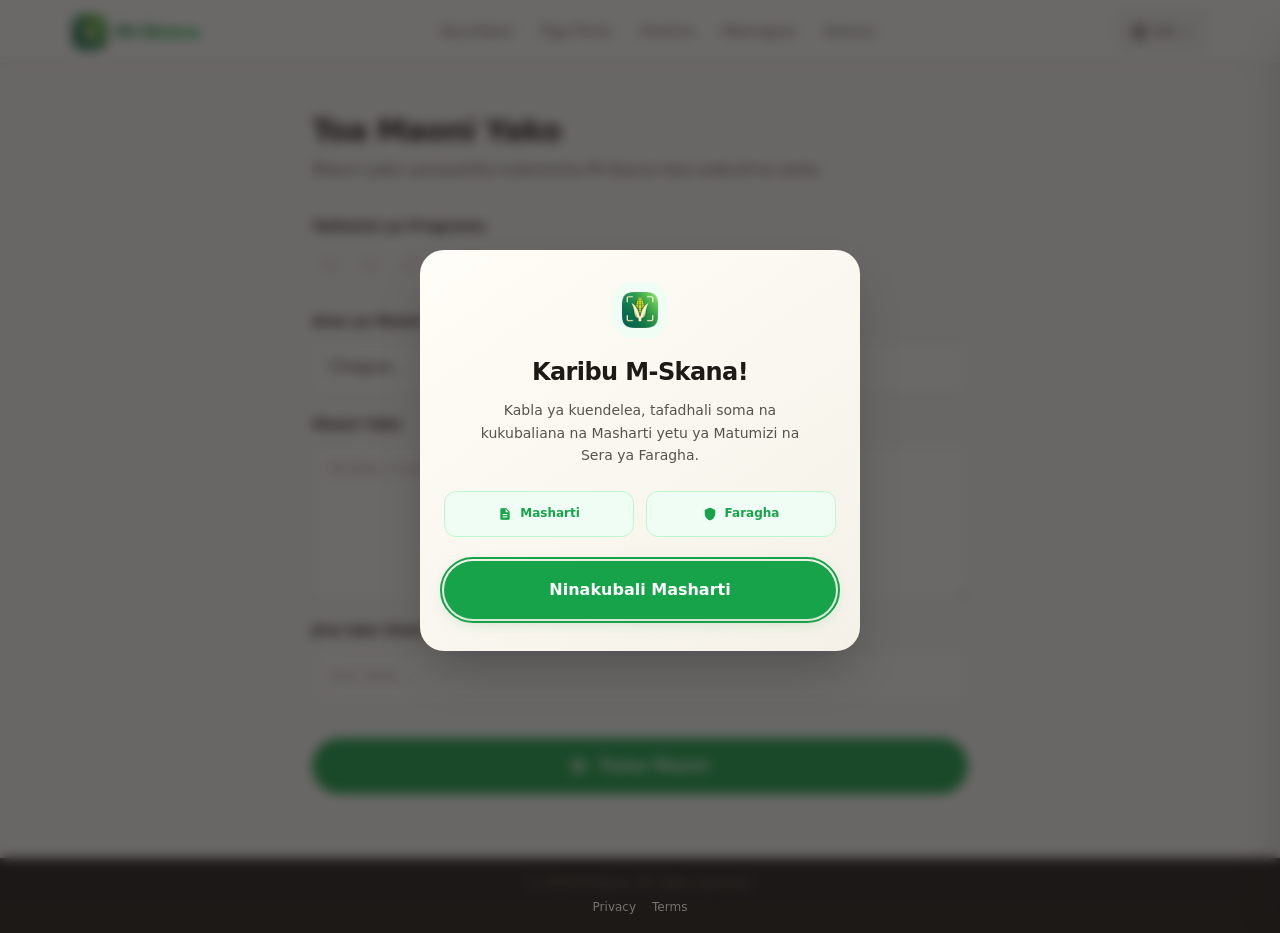
<file: feedback.html>
<!doctype html>
<!-- Page purpose: collect user feedback and confirm successful submission. -->
<html lang="sw" dir="ltr" style="background: #fafaf9">
  <head>
    <!-- Head section: metadata, icons, preload hints, and styles for the feedback page. -->
    <meta charset="UTF-8" />
    <link
      rel="preload"
      href="/assets/fonts/material-icons.woff2"
      as="font"
      type="font/woff2"
      crossorigin
    />
    <link rel="preload" href="/assets/css/tokens.css" as="style" />
    <meta
      name="viewport"
      content="width=device-width, initial-scale=1.0, viewport-fit=cover"
    />
    <meta name="theme-color" content="#16A34A" />
    <link
      rel="icon"
      type="image/png"
      sizes="192x192"
      href="/assets/images/icons/android/icon-192x192.png"
    />
    <link
      rel="apple-touch-icon"
      sizes="180x180"
      href="/assets/images/icons/pwa/apple-touch-180x180.png"
    />
    <link rel="manifest" href="/manifest.json" />
    <meta name="apple-mobile-web-app-capable" content="yes" />
    <meta name="apple-mobile-web-app-title" content="M-Skana" />
    <style>
      /* Critical CSS: prevent flash and keep first paint stable. */
      *,
      *::before,
      *::after {
        box-sizing: border-box;
      }
      html {
        background: #fafaf9;
      }
      body {
        margin: 0;
        font-family:
          -apple-system, BlinkMacSystemFont, "Segoe UI", system-ui, sans-serif;
        background: #fafaf9;
        color: #1c1917;
      }
      .site-header {
        position: fixed;
        top: 0;
        left: 0;
        right: 0;
        height: 64px;
        background: #fff;
        border-bottom: 1px solid #e7e5e4;
        z-index: 200;
      }
    </style>
    <link rel="stylesheet" href="/assets/css/tokens.css" />
    <link rel="stylesheet" href="/assets/fonts/material-icons.css" />
    <link rel="stylesheet" href="/assets/css/reset.css" />
    <link rel="stylesheet" href="/assets/css/base.css" />
    <link rel="stylesheet" href="/assets/css/layout.css" />
    <link rel="stylesheet" href="/assets/css/components/header.css" />
    <link rel="stylesheet" href="/assets/css/components/nav.css" />
    <link rel="stylesheet" href="/assets/css/components/footer.css" />
    <link rel="stylesheet" href="/assets/css/components/pwa-nav.css" />
    <link rel="stylesheet" href="/assets/css/components/modal.css" />
    <link rel="stylesheet" href="/assets/css/components/buttons.css" />
    <link rel="stylesheet" href="/assets/css/components/forms.css" />
    <title>Toa Maoni &middot; M-Skana</title>
    <style>
      /* Critical fallback styles for fixed header and initial page spacing. */
      *,
      *::before,
      *::after {
        box-sizing: border-box;
      }
      html {
        background: #fafaf9;
      }
      body {
        margin: 0;
        font-family:
          -apple-system, BlinkMacSystemFont, "Segoe UI", system-ui, sans-serif;
        background: #fafaf9;
        color: #1c1917;
      }
      .site-header {
        position: fixed;
        top: 0;
        left: 0;
        right: 0;
        height: 64px;
        background: #fff;
        border-bottom: 1px solid #e7e5e4;
        z-index: 200;
      }
      .main-content {
        padding-top: 64px;
      }
      .page-back-btn {
        display: none;
        align-items: center;
        gap: 0.5rem;
        font-size: 0.875rem;
        font-weight: 600;
        color: #16a34a;
        text-decoration: none;
        margin-top: 0.5rem;
        margin-bottom: 0.75rem;
        width: fit-content;
        padding: 0.5rem 0.75rem 0.5rem 0.5rem;
        border-radius: 0.375rem;
        border: 1.5px solid #bbf7d0;
        background: #f0fdf4;
      }
      @media (max-width: 899px) {
        .page-back-btn {
          display: inline-flex;
        }
      }
    </style>
    <noscript
      ><style>
        body {
          visibility: visible !important;
        }
      </style></noscript
    >
  </head>
  <body class="page-wrapper">
    <!-- Body section: navigation, feedback form, success state, and footer. -->
    <a
      href="#main-content"
      class="skip-link"
      data-sw="Ruka kwenda maudhui makuu"
      data-en="Skip to main content"
      >Ruka kwenda maudhui makuu</a
    >
    <header class="site-header" role="banner" id="site-header">
      <div class="container header-container">
        <div class="header-brand">
          <a
            href="index.html"
            class="logo-link"
            aria-label="M-Skana &middot; Nyumbani"
          >
            <img
              src="/assets/images/icons/android/icon-96x96.png"
              alt="M-Skana Logo"
              class="brand-logo"
              width="32"
              height="32"
            />
            <span class="brand-name">M-Skana</span>
          </a>
        </div>

        <nav
          class="main-nav main-nav--desktop"
          role="navigation"
          aria-label="Menyu kuu"
        >
          <ul class="nav-list" role="list">
            <li>
              <a href="index.html" class="nav-link"
                ><span data-sw="Nyumbani" data-en="Home">Nyumbani</span></a
              >
            </li>
            <li>
              <a href="scan.html" class="nav-link"
                ><span data-sw="Piga Picha" data-en="Scan">Piga Picha</span></a
              >
            </li>
            <li>
              <a href="history.html" class="nav-link"
                ><span data-sw="Historia" data-en="History">Historia</span></a
              >
            </li>
            <li>
              <a href="guide.html" class="nav-link"
                ><span data-sw="Mwongozo" data-en="Guide">Mwongozo</span></a
              >
            </li>
            <li>
              <a href="about.html" class="nav-link"
                ><span data-sw="Kuhusu" data-en="About">Kuhusu</span></a
              >
            </li>
          </ul>
        </nav>

        <div class="header-actions">
          <div class="lang-selector" id="lang-selector">
            <button
              class="lang-selector-btn"
              id="lang-selector-btn"
              aria-label="Chagua lugha"
              aria-expanded="false"
              aria-haspopup="listbox"
              type="button"
            >
              <span class="material-icons" aria-hidden="true">language</span>
              <span class="current-language" id="current-lang-label">SW</span>
              <span class="material-icons chevron-icon" aria-hidden="true"
                >expand_more</span
              >
            </button>

            <div
              class="lang-dropdown"
              id="lang-dropdown"
              hidden
              role="listbox"
              aria-label="Chagua lugha"
            >
              <button
                class="lang-option lang-option--active"
                data-lang="sw"
                type="button"
                role="option"
                aria-selected="true"
              >
                <svg
                  class="flag-icon"
                  viewBox="0 0 300 200"
                  xmlns="http://www.w3.org/2000/svg"
                  aria-hidden="true"
                >
                  <rect width="300" height="200" fill="#1EB53A" />
                  <path d="M 0,200 L 300,200 L 300,0 Z" fill="#00A3DD" />
                  <path
                    d="M 0,200 L 300,0"
                    stroke="#FCD116"
                    stroke-width="84"
                  />
                  <path d="M 0,200 L 300,0" stroke="#000" stroke-width="52" />
                </svg>
                <span class="lang-name">Kiswahili</span>
                <span class="material-icons check-icon" aria-hidden="true"
                  >check</span
                >
              </button>

              <button
                class="lang-option"
                data-lang="en"
                type="button"
                role="option"
                aria-selected="false"
              >
                <svg
                  class="flag-icon"
                  viewBox="0 0 300 200"
                  xmlns="http://www.w3.org/2000/svg"
                  aria-hidden="true"
                >
                  <clipPath id="flag-clip-desktop">
                    <path
                      d="M150,100 h150 v100 z v100 h-150 z h-150 v-100 z v-100 h150 z"
                    />
                  </clipPath>
                  <rect width="300" height="200" fill="#012169" />
                  <path
                    d="M0,0 L300,200 M300,0 L0,200"
                    stroke="#fff"
                    stroke-width="40"
                  />
                  <path
                    d="M0,0 L300,200 M300,0 L0,200"
                    clip-path="url(#flag-clip-desktop)"
                    stroke="#C8102E"
                    stroke-width="26"
                  />
                  <path
                    d="M150,0 v200 M0,100 h300"
                    stroke="#fff"
                    stroke-width="66"
                  />
                  <path
                    d="M150,0 v200 M0,100 h300"
                    stroke="#C8102E"
                    stroke-width="40"
                  />
                </svg>
                <span class="lang-name">English</span>
                <span
                  class="material-icons check-icon check-icon--hidden"
                  aria-hidden="true"
                  >check</span
                >
              </button>
            </div>
          </div>

          <button
            class="mobile-menu-btn"
            id="mobile-menu-btn"
            aria-expanded="false"
            aria-controls="mobile-nav"
            aria-label="Fungua menyu"
            type="button"
          >
            <span class="menu-bar"></span>
            <span class="menu-bar"></span>
            <span class="menu-bar"></span>
          </button>
        </div>
      </div>
    </header>
    <div
      class="mobile-nav-backdrop"
      id="mobile-nav-backdrop"
      aria-hidden="true"
    ></div>

    <nav
      class="mobile-nav"
      id="mobile-nav"
      role="navigation"
      aria-label="Menyu ya simu"
      aria-hidden="true"
      inert
    >
      <div class="mobile-nav-header">
        <div class="mobile-nav-brand">
          <img
            src="/assets/images/icons/android/icon-72x72.png"
            alt="M-Skana Logo"
            class="mobile-nav-logo"
            width="28"
            height="28"
          />
          <span class="mobile-nav-brand-name">M-Skana</span>
        </div>
        <button
          class="mobile-nav-close"
          id="mobile-nav-close"
          aria-label="Funga menyu"
          type="button"
        >
          <span class="material-icons" aria-hidden="true">close</span>
        </button>
      </div>

      <ul class="mobile-nav-list" role="list">
        <li>
          <a href="index.html" class="mobile-nav-link">
            <span class="material-icons mobile-nav-icon" aria-hidden="true"
              >home</span
            >
            <span data-sw="Nyumbani" data-en="Home">Nyumbani</span>
          </a>
        </li>
        <li>
          <a href="scan.html" class="mobile-nav-link mobile-nav-link--cta">
            <span class="material-icons mobile-nav-icon" aria-hidden="true"
              >camera_alt</span
            >
            <span data-sw="Piga Picha" data-en="Scan">Piga Picha</span>
          </a>
        </li>
        <li>
          <a href="history.html" class="mobile-nav-link">
            <span class="material-icons mobile-nav-icon" aria-hidden="true"
              >history</span
            >
            <span data-sw="Historia" data-en="History">Historia</span>
          </a>
        </li>
        <li>
          <a href="guide.html" class="mobile-nav-link">
            <span class="material-icons mobile-nav-icon" aria-hidden="true"
              >menu_book</span
            >
            <span data-sw="Mwongozo" data-en="Guide">Mwongozo</span>
          </a>
        </li>
        <li>
          <a href="about.html" class="mobile-nav-link">
            <span class="material-icons mobile-nav-icon" aria-hidden="true"
              >info</span
            >
            <span data-sw="Kuhusu" data-en="About">Kuhusu</span>
          </a>
        </li>
        <li>
          <a href="feedback.html" class="mobile-nav-link">
            <span class="material-icons mobile-nav-icon" aria-hidden="true"
              >chat_bubble</span
            >
            <span data-sw="Toa Maoni" data-en="Feedback">Toa Maoni</span>
          </a>
        </li>
        <li>
          <a href="support.html" class="mobile-nav-link">
            <span class="material-icons mobile-nav-icon" aria-hidden="true"
              >support_agent</span
            >
            <span data-sw="Msaada" data-en="Support">Msaada</span>
          </a>
        </li>
        <li>
          <a href="legal/terms.html" class="mobile-nav-link">
            <span class="material-icons mobile-nav-icon" aria-hidden="true"
              >description</span
            >
            <span data-sw="Masharti ya Matumizi" data-en="Terms of Use"
              >Masharti ya Matumizi</span
            >
          </a>
        </li>
        <li>
          <a href="legal/privacy.html" class="mobile-nav-link">
            <span class="material-icons mobile-nav-icon" aria-hidden="true"
              >shield</span
            >
            <span data-sw="Sera ya Faragha" data-en="Privacy Policy"
              >Sera ya Faragha</span
            >
          </a>
        </li>
      </ul>

      <div class="mobile-nav-footer">
        <p
          class="mobile-nav-footer-label"
          data-sw="Chagua Lugha"
          data-en="Select Language"
        >
          Chagua Lugha
        </p>
        <div class="mobile-nav-language">
          <button
            class="mobile-lang-option mobile-lang-option--active"
            data-lang="sw"
            type="button"
          >
            <svg
              class="flag-icon"
              viewBox="0 0 300 200"
              xmlns="http://www.w3.org/2000/svg"
              aria-hidden="true"
            >
              <rect width="300" height="200" fill="#1EB53A" />
              <path d="M 0,200 L 300,200 L 300,0 Z" fill="#00A3DD" />
              <path d="M 0,200 L 300,0" stroke="#FCD116" stroke-width="84" />
              <path d="M 0,200 L 300,0" stroke="#000" stroke-width="52" />
            </svg>
            <span class="mobile-lang-name">Kiswahili</span>
          </button>
          <button class="mobile-lang-option" data-lang="en" type="button">
            <svg
              class="flag-icon"
              viewBox="0 0 300 200"
              xmlns="http://www.w3.org/2000/svg"
              aria-hidden="true"
            >
              <clipPath id="flag-clip-mobile">
                <path
                  d="M150,100 h150 v100 z v100 h-150 z h-150 v-100 z v-100 h150 z"
                />
              </clipPath>
              <rect width="300" height="200" fill="#012169" />
              <path
                d="M0,0 L300,200 M300,0 L0,200"
                stroke="#fff"
                stroke-width="40"
              />
              <path
                d="M0,0 L300,200 M300,0 L0,200"
                clip-path="url(#flag-clip-mobile)"
                stroke="#C8102E"
                stroke-width="26"
              />
              <path
                d="M150,0 v200 M0,100 h300"
                stroke="#fff"
                stroke-width="66"
              />
              <path
                d="M150,0 v200 M0,100 h300"
                stroke="#C8102E"
                stroke-width="40"
              />
            </svg>
            <span class="mobile-lang-name">English</span>
          </button>
        </div>
      </div>
    </nav>

    <main
      id="main-content"
      class="main-content feedback-page desktop-page-spacing"
      role="main"
    >
      <!-- Feedback content: page intro, form state, and submission confirmation state. -->
      <div
        class="container container--narrow"
        style="padding-bottom: var(--sp-16)"
      >
        <a
          href="/index.html"
          class="page-back-btn"
          data-back-btn
          data-back-fallback="/index.html"
          aria-label="Home"
        >
          <span class="material-icons" aria-hidden="true">arrow_back</span>
          <span data-sw="Nyumbani" data-en="Home">Nyumbani</span>
        </a>

        <div id="feedback-header">
          <h1
            style="
              font-family: var(--font-display);
              font-size: clamp(var(--text-2xl), 4vw, var(--text-3xl));
              font-weight: var(--fw-extrabold);
              color: var(--clr-text);
              letter-spacing: var(--ls-tight);
              margin-bottom: var(--sp-2);
            "
            data-sw="Toa Maoni Yako"
            data-en="Share Your Feedback"
          >
            Toa Maoni Yako
          </h1>
          <p
            style="color: var(--clr-text-secondary); margin-bottom: var(--sp-8)"
            data-sw="Maoni yako yanasaidia kuboresha M-Skana kwa wakulima wote."
            data-en="Your feedback helps improve M-Skana for all farmers."
          >
            Maoni yako yanasaidia kuboresha M-Skana kwa wakulima wote.
          </p>
        </div>

        <!-- Success state: shown after feedback is stored locally. -->
        <div
          id="feedback-success"
          hidden
          style="
            text-align: center;
            padding: var(--sp-16) var(--sp-4);
            display: flex;
            flex-direction: column;
            align-items: center;
            justify-content: center;
            min-height: 50vh;
          "
        >
          <div
            style="
              width: 72px;
              height: 72px;
              border-radius: var(--radius-2xl);
              background: var(--clr-brand-light);
              display: flex;
              align-items: center;
              justify-content: center;
              margin: 0 auto var(--sp-4);
              color: var(--clr-brand);
            "
          >
            <span class="material-icons" style="font-size: 36px"
              >check_circle</span
            >
          </div>
          <h2
            style="
              font-family: var(--font-display);
              font-size: var(--text-xl);
              font-weight: var(--fw-bold);
              color: var(--clr-text);
              margin-bottom: var(--sp-2);
            "
            data-sw="Asante kwa Maoni Yako!"
            data-en="Thank You for Your Feedback!"
          >
            Asante kwa Maoni Yako!
          </h2>
          <p
            style="color: var(--clr-text-muted); margin-bottom: var(--sp-6)"
            data-sw="Maoni yako yamehifadhiwa. Tutafanya kazi kuboresha programu."
            data-en="Your feedback has been saved. We will work to improve the app."
          >
            Maoni yako yamehifadhiwa. Tutafanya kazi kuboresha programu.
          </p>
          <a href="index.html" class="btn btn--primary"
            ><span class="material-icons">home</span
            ><span data-sw="Rudi Nyumbani" data-en="Go Home"
              >Rudi Nyumbani</span
            ></a
          >
        </div>

        <!-- Form state: rating, category, message, and optional name fields. -->
        <div id="feedback-form-wrap" class="feedback-form">
          <div class="form-group">
            <label
              class="form-label"
              data-sw="Tathmini ya Programu"
              data-en="App Rating"
              >Tathmini ya Programu</label
            >
            <div
              class="star-rating"
              id="star-rating"
              role="group"
              aria-label="Chagua kiwango cha nyota"
            >
              <button
                class="star-btn"
                data-value="1"
                type="button"
                aria-label="Nyota 1"
              >
                <span class="material-icons">star_border</span>
              </button>
              <button
                class="star-btn"
                data-value="2"
                type="button"
                aria-label="Nyota 2"
              >
                <span class="material-icons">star_border</span>
              </button>
              <button
                class="star-btn"
                data-value="3"
                type="button"
                aria-label="Nyota 3"
              >
                <span class="material-icons">star_border</span>
              </button>
              <button
                class="star-btn"
                data-value="4"
                type="button"
                aria-label="Nyota 4"
              >
                <span class="material-icons">star_border</span>
              </button>
              <button
                class="star-btn"
                data-value="5"
                type="button"
                aria-label="Nyota 5"
              >
                <span class="material-icons">star_border</span>
              </button>
            </div>
          </div>

          <div class="form-group">
            <label
              class="form-label"
              for="feedback-category"
              data-sw="Aina ya Maoni"
              data-en="Feedback Type"
              >Aina ya Maoni</label
            >
            <select class="form-select" id="feedback-category">
              <option value="" data-sw="Chagua..." data-en="Select...">
                Chagua...
              </option>
              <option
                value="accuracy"
                data-sw="Usahihi wa AI"
                data-en="AI Accuracy"
              >
                Usahihi wa AI
              </option>
              <option
                value="usability"
                data-sw="Urahisi wa Kutumia"
                data-en="Ease of Use"
              >
                Urahisi wa Kutumia
              </option>
              <option
                value="speed"
                data-sw="Kasi ya Programu"
                data-en="App Speed"
              >
                Kasi ya Programu
              </option>
              <option
                value="design"
                data-sw="Muundo wa Programu"
                data-en="App Design"
              >
                Muundo wa Programu
              </option>
              <option value="other" data-sw="Nyingine" data-en="Other">
                Nyingine
              </option>
            </select>
          </div>

          <div class="form-group">
            <label
              class="form-label"
              for="feedback-message"
              data-sw="Maoni Yako"
              data-en="Your Feedback"
              >Maoni Yako</label
            >
            <textarea
              class="form-textarea"
              id="feedback-message"
              rows="5"
              placeholder="Andika maoni yako hapa..."
              data-sw-placeholder="Andika maoni yako hapa..."
              data-en-placeholder="Write your feedback here..."
            ></textarea>
          </div>

          <div class="form-group">
            <label
              class="form-label"
              for="feedback-name"
              data-sw="Jina lako (hiari)"
              data-en="Your name (optional)"
              >Jina lako (hiari)</label
            >
            <input
              type="text"
              class="form-input"
              id="feedback-name"
              autocomplete="name"
              placeholder="Jina lako..."
              data-sw-placeholder="Jina lako..."
              data-en-placeholder="Your name..."
            />
          </div>

          <div style="padding-top: var(--sp-4)">
            <button
              class="btn btn--primary btn--full btn--lg"
              id="feedback-submit-btn"
              type="button"
            >
              <span class="material-icons">send</span>
              <span data-sw="Tuma Maoni" data-en="Submit Feedback"
                >Tuma Maoni</span
              >
            </button>
          </div>
        </div>
      </div>
    </main>
    <!-- Footer section: slim legal footer for this page. -->
    <footer class="footer-slim" role="contentinfo">
      <div class="container footer-slim-inner">
        <span class="footer-slim-copy"
          >© 2026 M-Skana. All rights reserved.</span
        >
        <div class="footer-slim-links">
          <a href="/legal/privacy.html" class="footer-slim-link">Privacy</a>
          <a href="/legal/terms.html" class="footer-slim-link">Terms</a>
        </div>
      </div>
    </footer>

    <!-- Scripts: shared modules first, then feedback page controller. -->
    <script src="/assets/js/core/storage.js"></script>
    <script src="/assets/js/modules/terms-guard.js"></script>
    <script src="/assets/js/core/events.js"></script>
    <script src="/assets/js/modules/language.js"></script>
    <script src="/assets/js/modules/nav.js"></script>
    <script src="/assets/js/modules/pwa.js"></script>
    <script src="/assets/js/core/app.js"></script>
    <script src="/assets/js/pages/feedback.js"></script>

    <!-- Bottom nav: compact installed-app navigation across core pages. -->
    <nav class="pwa-bottom-nav" id="pwa-bottom-nav" aria-label="Menyu ya chini">
      <a href="/index.html" class="pwa-nav-item" data-page="index">
        <span class="material-icons" aria-hidden="true">home</span>
        <span class="pwa-nav-label" data-sw="Nyumbani" data-en="Home"
          >Nyumbani</span
        >
      </a>
      <a href="/scan.html" class="pwa-nav-item" data-page="scan">
        <span class="material-icons" aria-hidden="true">camera_alt</span>
        <span class="pwa-nav-label" data-sw="Piga Picha" data-en="Scan"
          >Piga Picha</span
        >
      </a>
      <a href="/guide.html" class="pwa-nav-item" data-page="guide">
        <span class="material-icons" aria-hidden="true">menu_book</span>
        <span class="pwa-nav-label" data-sw="Mwongozo" data-en="Guide"
          >Mwongozo</span
        >
      </a>
      <a href="/about.html" class="pwa-nav-item" data-page="about">
        <span class="material-icons" aria-hidden="true">info</span>
        <span class="pwa-nav-label" data-sw="Kuhusu" data-en="About"
          >Kuhusu</span
        >
      </a>
    </nav>
  </body>
</html>
</file>
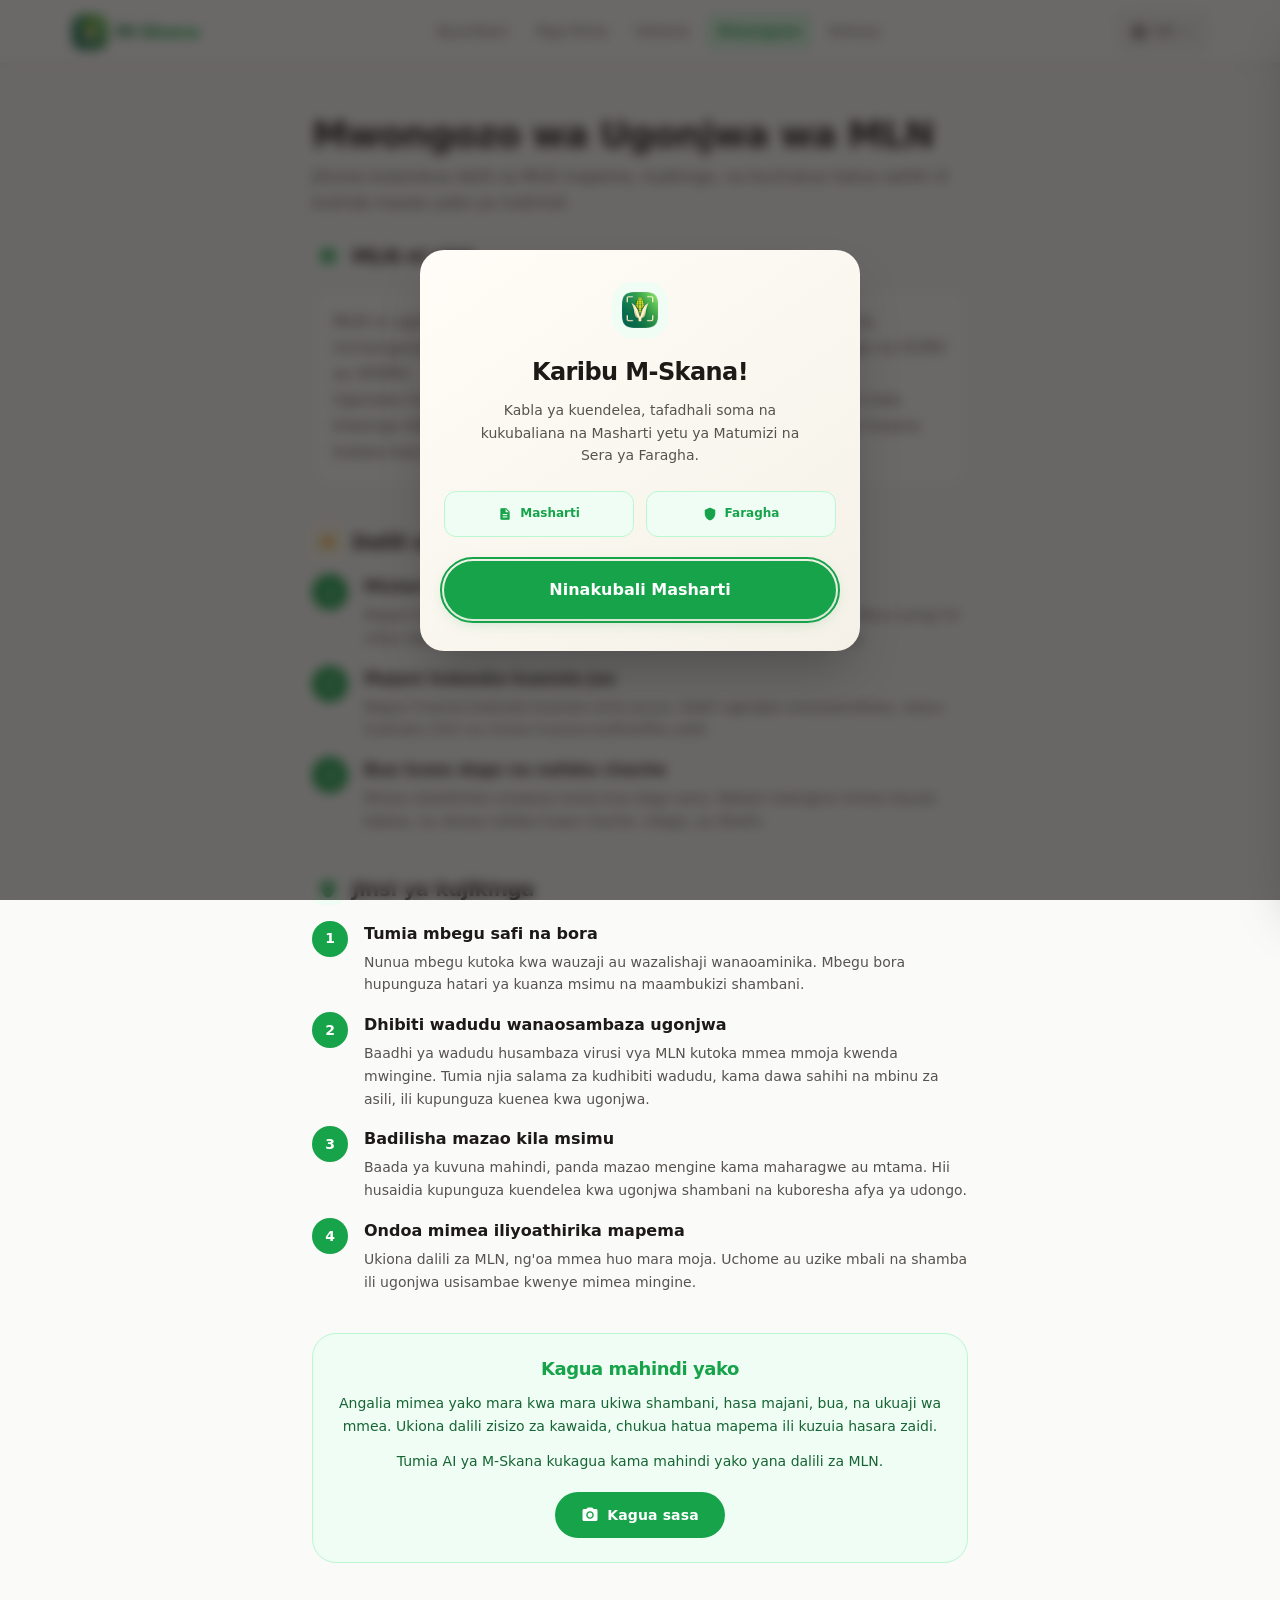
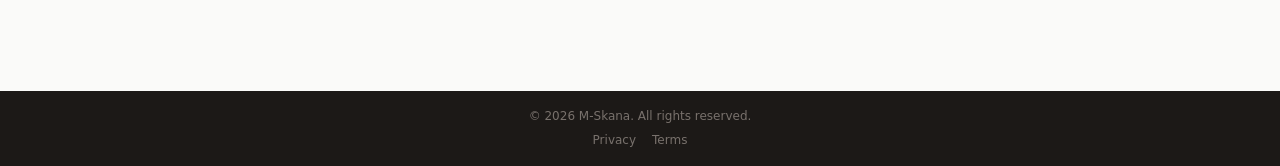
<file: guide.html>
<!doctype html>
<!-- guide.html - Educational content and practical MLN guidance for farmers. -->
<html lang="sw" dir="ltr" style="background: #fafaf9">
  <head>
    <!-- Head: Metadata, icons, preload hints, and stylesheet resources. -->
    <meta charset="UTF-8" />
    <link
      rel="preload"
      href="/assets/fonts/material-icons.woff2"
      as="font"
      type="font/woff2"
      crossorigin
    />
    <link rel="preload" href="/assets/css/tokens.css" as="style" />
    <meta
      name="viewport"
      content="width=device-width, initial-scale=1.0, viewport-fit=cover"
    />
    <meta
      name="description"
      content="Mwongozo kamili wa ugonjwa wa MLN - dalili, sababu, na njia za kuzuia."
    />
    <meta name="theme-color" content="#16A34A" />
    <link
      rel="icon"
      type="image/png"
      sizes="192x192"
      href="/assets/images/icons/android/icon-192x192.png"
    />
    <link
      rel="apple-touch-icon"
      sizes="180x180"
      href="/assets/images/icons/pwa/apple-touch-180x180.png"
    />
    <link rel="manifest" href="/manifest.json" />
    <meta name="apple-mobile-web-app-capable" content="yes" />
    <meta name="apple-mobile-web-app-title" content="M-Skana" />
    <style>
      /* Critical inline styles to prevent FOUC before CSS loads. */
      *,
      *::before,
      *::after {
        box-sizing: border-box;
      }
      html {
        background: #fafaf9;
      }
      body {
        margin: 0;
        font-family:
          -apple-system, BlinkMacSystemFont, "Segoe UI", system-ui, sans-serif;
        background: #fafaf9;
        color: #1c1917;
      }
      .site-header {
        position: fixed;
        top: 0;
        left: 0;
        right: 0;
        height: 64px;
        background: #fff;
        border-bottom: 1px solid #e7e5e4;
        z-index: 200;
      }
    </style>
    <link rel="stylesheet" href="/assets/css/tokens.css" />
    <link rel="stylesheet" href="/assets/fonts/material-icons.css" />
    <link rel="stylesheet" href="/assets/css/reset.css" />
    <link rel="stylesheet" href="/assets/css/base.css" />
    <link rel="stylesheet" href="/assets/css/layout.css" />
    <link rel="stylesheet" href="/assets/css/components/header.css" />
    <link rel="stylesheet" href="/assets/css/components/nav.css" />
    <link rel="stylesheet" href="/assets/css/components/footer.css" />
    <link rel="stylesheet" href="/assets/css/components/pwa-nav.css" />
    <link rel="stylesheet" href="/assets/css/components/modal.css" />
    <link rel="stylesheet" href="/assets/css/components/buttons.css" />
    <link rel="stylesheet" href="/assets/css/components/cards.css" />
    <link rel="stylesheet" href="/assets/css/components/badge.css" />
    <link rel="stylesheet" href="/assets/css/pages/history.css" />
    <title>Mwongozo wa MLN &middot; M-Skana</title>
    <style>
      /* Additional inline guards to stabilize first paint on this page. */
      *,
      *::before,
      *::after {
        box-sizing: border-box;
      }
      html {
        background: #fafaf9;
      }
      body {
        margin: 0;
        font-family:
          -apple-system, BlinkMacSystemFont, "Segoe UI", system-ui, sans-serif;
        background: #fafaf9;
        color: #1c1917;
      }
      .site-header {
        position: fixed;
        top: 0;
        left: 0;
        right: 0;
        height: 64px;
        background: #fff;
        border-bottom: 1px solid #e7e5e4;
        z-index: 200;
      }
      .main-content {
        padding-top: 64px;
      }
      .page-back-btn {
        display: none;
        align-items: center;
        gap: 0.5rem;
        font-size: 0.875rem;
        font-weight: 600;
        color: #16a34a;
        text-decoration: none;
        margin-top: 0.5rem;
        margin-bottom: 0.75rem;
        width: fit-content;
        padding: 0.5rem 0.75rem 0.5rem 0.5rem;
        border-radius: 0.375rem;
        border: 1.5px solid #bbf7d0;
        background: #f0fdf4;
      }
      .guide-cta-copy {
        text-align: left;
      }
      @media (min-width: 1024px) {
        .guide-cta-copy {
          max-width: 760px;
          margin-left: auto;
          margin-right: auto;
          text-align: center;
        }
      }
      @media (max-width: 899px) {
        .page-back-btn {
          display: inline-flex;
        }
      }
    </style>
    <noscript
      ><style>
        body {
          visibility: visible !important;
        }
      </style></noscript
    >
  </head>
  <body class="page-wrapper">
    <!-- Body: Page structure, UI sections, and user-facing content. -->
    <a
      href="#main-content"
      class="skip-link"
      data-sw="Ruka kwenda maudhui makuu"
      data-en="Skip to main content"
      >Ruka kwenda maudhui makuu</a
    >

    <header class="site-header" role="banner" id="site-header">
      <div class="container header-container">
        <div class="header-brand">
          <a
            href="index.html"
            class="logo-link"
            aria-label="M-Skana &middot; Nyumbani"
          >
            <img
              src="/assets/images/icons/android/icon-96x96.png"
              alt="M-Skana Logo"
              class="brand-logo"
              width="32"
              height="32"
            />
            <span class="brand-name">M-Skana</span>
          </a>
        </div>

        <nav
          class="main-nav main-nav--desktop"
          role="navigation"
          aria-label="Menyu kuu"
        >
          <ul class="nav-list" role="list">
            <li>
              <a href="index.html" class="nav-link"
                ><span data-sw="Nyumbani" data-en="Home">Nyumbani</span></a
              >
            </li>
            <li>
              <a href="scan.html" class="nav-link"
                ><span data-sw="Piga Picha" data-en="Scan">Piga Picha</span></a
              >
            </li>
            <li>
              <a href="history.html" class="nav-link"
                ><span data-sw="Historia" data-en="History">Historia</span></a
              >
            </li>
            <li>
              <a href="guide.html" class="nav-link"
                ><span data-sw="Mwongozo" data-en="Guide">Mwongozo</span></a
              >
            </li>
            <li>
              <a href="about.html" class="nav-link"
                ><span data-sw="Kuhusu" data-en="About">Kuhusu</span></a
              >
            </li>
          </ul>
        </nav>

        <div class="header-actions">
          <div class="lang-selector" id="lang-selector">
            <button
              class="lang-selector-btn"
              id="lang-selector-btn"
              aria-label="Chagua lugha"
              aria-expanded="false"
              aria-haspopup="listbox"
              type="button"
            >
              <span class="material-icons" aria-hidden="true">language</span>
              <span class="current-language" id="current-lang-label">SW</span>
              <span class="material-icons chevron-icon" aria-hidden="true"
                >expand_more</span
              >
            </button>

            <div
              class="lang-dropdown"
              id="lang-dropdown"
              hidden
              role="listbox"
              aria-label="Chagua lugha"
            >
              <button
                class="lang-option lang-option--active"
                data-lang="sw"
                type="button"
                role="option"
                aria-selected="true"
              >
                <svg
                  class="flag-icon"
                  viewBox="0 0 300 200"
                  xmlns="http://www.w3.org/2000/svg"
                  aria-hidden="true"
                >
                  <rect width="300" height="200" fill="#1EB53A" />
                  <path d="M 0,200 L 300,200 L 300,0 Z" fill="#00A3DD" />
                  <path
                    d="M 0,200 L 300,0"
                    stroke="#FCD116"
                    stroke-width="84"
                  />
                  <path d="M 0,200 L 300,0" stroke="#000" stroke-width="52" />
                </svg>
                <span class="lang-name">Kiswahili</span>
                <span class="material-icons check-icon" aria-hidden="true"
                  >check</span
                >
              </button>

              <button
                class="lang-option"
                data-lang="en"
                type="button"
                role="option"
                aria-selected="false"
              >
                <svg
                  class="flag-icon"
                  viewBox="0 0 300 200"
                  xmlns="http://www.w3.org/2000/svg"
                  aria-hidden="true"
                >
                  <clipPath id="flag-clip-desktop">
                    <path
                      d="M150,100 h150 v100 z v100 h-150 z h-150 v-100 z v-100 h150 z"
                    />
                  </clipPath>
                  <rect width="300" height="200" fill="#012169" />
                  <path
                    d="M0,0 L300,200 M300,0 L0,200"
                    stroke="#fff"
                    stroke-width="40"
                  />
                  <path
                    d="M0,0 L300,200 M300,0 L0,200"
                    clip-path="url(#flag-clip-desktop)"
                    stroke="#C8102E"
                    stroke-width="26"
                  />
                  <path
                    d="M150,0 v200 M0,100 h300"
                    stroke="#fff"
                    stroke-width="66"
                  />
                  <path
                    d="M150,0 v200 M0,100 h300"
                    stroke="#C8102E"
                    stroke-width="40"
                  />
                </svg>
                <span class="lang-name">English</span>
                <span
                  class="material-icons check-icon check-icon--hidden"
                  aria-hidden="true"
                  >check</span
                >
              </button>
            </div>
          </div>

          <button
            class="mobile-menu-btn"
            id="mobile-menu-btn"
            aria-expanded="false"
            aria-controls="mobile-nav"
            aria-label="Fungua menyu"
            type="button"
          >
            <span class="menu-bar"></span>
            <span class="menu-bar"></span>
            <span class="menu-bar"></span>
          </button>
        </div>
      </div>
    </header>

    <div
      class="mobile-nav-backdrop"
      id="mobile-nav-backdrop"
      aria-hidden="true"
    ></div>

    <nav
      class="mobile-nav"
      id="mobile-nav"
      role="navigation"
      aria-label="Menyu ya simu"
      aria-hidden="true"
      inert
    >
      <div class="mobile-nav-header">
        <div class="mobile-nav-brand">
          <img
            src="/assets/images/icons/android/icon-72x72.png"
            alt="M-Skana Logo"
            class="mobile-nav-logo"
            width="28"
            height="28"
          />
          <span class="mobile-nav-brand-name">M-Skana</span>
        </div>
        <button
          class="mobile-nav-close"
          id="mobile-nav-close"
          aria-label="Funga menyu"
          type="button"
        >
          <span class="material-icons" aria-hidden="true">close</span>
        </button>
      </div>

      <ul class="mobile-nav-list" role="list">
        <li>
          <a href="index.html" class="mobile-nav-link">
            <span class="material-icons mobile-nav-icon" aria-hidden="true"
              >home</span
            >
            <span data-sw="Nyumbani" data-en="Home">Nyumbani</span>
          </a>
        </li>
        <li>
          <a href="scan.html" class="mobile-nav-link mobile-nav-link--cta">
            <span class="material-icons mobile-nav-icon" aria-hidden="true"
              >camera_alt</span
            >
            <span data-sw="Piga Picha" data-en="Scan">Piga Picha</span>
          </a>
        </li>
        <li>
          <a href="history.html" class="mobile-nav-link">
            <span class="material-icons mobile-nav-icon" aria-hidden="true"
              >history</span
            >
            <span data-sw="Historia" data-en="History">Historia</span>
          </a>
        </li>
        <li>
          <a href="guide.html" class="mobile-nav-link">
            <span class="material-icons mobile-nav-icon" aria-hidden="true"
              >menu_book</span
            >
            <span data-sw="Mwongozo" data-en="Guide">Mwongozo</span>
          </a>
        </li>
        <li>
          <a href="about.html" class="mobile-nav-link">
            <span class="material-icons mobile-nav-icon" aria-hidden="true"
              >info</span
            >
            <span data-sw="Kuhusu" data-en="About">Kuhusu</span>
          </a>
        </li>
        <li>
          <a href="feedback.html" class="mobile-nav-link">
            <span class="material-icons mobile-nav-icon" aria-hidden="true"
              >chat_bubble</span
            >
            <span data-sw="Toa Maoni" data-en="Feedback">Toa Maoni</span>
          </a>
        </li>
        <li>
          <a href="support.html" class="mobile-nav-link">
            <span class="material-icons mobile-nav-icon" aria-hidden="true"
              >support_agent</span
            >
            <span data-sw="Msaada" data-en="Support">Msaada</span>
          </a>
        </li>
        <li>
          <a href="legal/terms.html" class="mobile-nav-link">
            <span class="material-icons mobile-nav-icon" aria-hidden="true"
              >description</span
            >
            <span data-sw="Masharti ya Matumizi" data-en="Terms of Use"
              >Masharti ya Matumizi</span
            >
          </a>
        </li>
        <li>
          <a href="legal/privacy.html" class="mobile-nav-link">
            <span class="material-icons mobile-nav-icon" aria-hidden="true"
              >shield</span
            >
            <span data-sw="Sera ya Faragha" data-en="Privacy Policy"
              >Sera ya Faragha</span
            >
          </a>
        </li>
      </ul>

      <div class="mobile-nav-footer">
        <p
          class="mobile-nav-footer-label"
          data-sw="Chagua Lugha"
          data-en="Select Language"
        >
          Chagua Lugha
        </p>
        <div class="mobile-nav-language">
          <button
            class="mobile-lang-option mobile-lang-option--active"
            data-lang="sw"
            type="button"
          >
            <svg
              class="flag-icon"
              viewBox="0 0 300 200"
              xmlns="http://www.w3.org/2000/svg"
              aria-hidden="true"
            >
              <rect width="300" height="200" fill="#1EB53A" />
              <path d="M 0,200 L 300,200 L 300,0 Z" fill="#00A3DD" />
              <path d="M 0,200 L 300,0" stroke="#FCD116" stroke-width="84" />
              <path d="M 0,200 L 300,0" stroke="#000" stroke-width="52" />
            </svg>
            <span class="mobile-lang-name">Kiswahili</span>
          </button>
          <button class="mobile-lang-option" data-lang="en" type="button">
            <svg
              class="flag-icon"
              viewBox="0 0 300 200"
              xmlns="http://www.w3.org/2000/svg"
              aria-hidden="true"
            >
              <clipPath id="flag-clip-mobile">
                <path
                  d="M150,100 h150 v100 z v100 h-150 z h-150 v-100 z v-100 h150 z"
                />
              </clipPath>
              <rect width="300" height="200" fill="#012169" />
              <path
                d="M0,0 L300,200 M300,0 L0,200"
                stroke="#fff"
                stroke-width="40"
              />
              <path
                d="M0,0 L300,200 M300,0 L0,200"
                clip-path="url(#flag-clip-mobile)"
                stroke="#C8102E"
                stroke-width="26"
              />
              <path
                d="M150,0 v200 M0,100 h300"
                stroke="#fff"
                stroke-width="66"
              />
              <path
                d="M150,0 v200 M0,100 h300"
                stroke="#C8102E"
                stroke-width="40"
              />
            </svg>
            <span class="mobile-lang-name">English</span>
          </button>
        </div>
      </div>
    </nav>

    <main
      id="main-content"
      class="main-content guide-page desktop-page-spacing"
      role="main"
    >
      <div
        class="container container--narrow"
        style="padding-bottom: var(--sp-16)"
      >
        <a
          href="/index.html"
          class="page-back-btn"
          data-back-btn
          data-back-fallback="/index.html"
          aria-label="Home"
        >
          <span class="material-icons" aria-hidden="true">arrow_back</span>
          <span data-sw="Nyumbani" data-en="Home">Nyumbani</span>
        </a>

        <h1
          style="
            font-family: var(--font-display);
            font-size: clamp(var(--text-2xl), 4vw, var(--text-4xl));
            font-weight: var(--fw-extrabold);
            color: var(--clr-text);
            letter-spacing: var(--ls-tight);
            margin-bottom: var(--sp-2);
          "
          data-sw="Mwongozo wa Ugonjwa wa MLN"
          data-en="MLN Disease Guide"
        >
          Mwongozo wa Ugonjwa wa MLN
        </h1>
        <p
          style="color: var(--clr-text-secondary); margin-bottom: var(--sp-6)"
          data-sw="Jifunze kutambua dalili za MLN mapema, kujikinga, na kuchukua hatua sahihi ili kulinda mazao yako ya mahindi."
          data-en="Learn how to identify MLN symptoms early, prevent infection, and take the right action to protect your maize crop."
        >
          Jifunze kutambua dalili za MLN mapema, kujikinga, na kuchukua hatua
          sahihi ili kulinda mazao yako ya mahindi.
        </p>

        <!-- MLN basics section. -->
        <section
          style="margin-bottom: var(--sp-10)"
          aria-labelledby="what-is-mln"
        >
          <h2
            id="what-is-mln"
            style="
              font-family: var(--font-display);
              font-size: var(--text-xl);
              font-weight: var(--fw-bold);
              color: var(--clr-text);
              margin-bottom: var(--sp-4);
              display: flex;
              align-items: center;
              gap: var(--sp-2);
            "
          >
            <span
              style="
                width: 32px;
                height: 32px;
                border-radius: var(--radius-base);
                background: var(--clr-brand-light);
                display: flex;
                align-items: center;
                justify-content: center;
                flex-shrink: 0;
              "
              ><span
                class="material-icons"
                style="font-size: 18px; color: var(--clr-brand)"
                >info</span
              ></span
            >
            <span data-sw="MLN ni nini" data-en="What Is MLN">MLN ni nini</span>
          </h2>
          <div
            style="
              background: var(--clr-surface);
              border: 1px solid var(--clr-border);
              border-radius: var(--radius-xl);
              padding: var(--sp-5);
            "
          >
            <p
              data-sw="MLN ni ugonjwa hatari unaoathiri zao la mahindi. Husababishwa na mchanganyiko wa virusi viwili: Maize Chlorotic Mottle Virus pamoja na SCMV au WSMV."
              data-en="MLN is a serious disease that affects maize. It is caused by a combination of two viruses: Maize Chlorotic Mottle Virus together with SCMV or WSMV."
            >
              MLN ni ugonjwa hatari unaoathiri zao la mahindi. Husababishwa na
              mchanganyiko wa virusi viwili: Maize Chlorotic Mottle Virus pamoja
              na SCMV au WSMV.
            </p>
            <p
              data-sw="Ugonjwa huu huenea kwa urahisi na unaweza kupunguza mavuno kwa kiwango kikubwa. Usipodhibitiwa mapema, unaweza kusababisha hasara kubwa kwa mkulima."
              data-en="This disease spreads easily and can cause major yield loss. If not controlled early, it can lead to serious losses for farmers."
            >
              Ugonjwa huu huenea kwa urahisi na unaweza kupunguza mavuno kwa
              kiwango kikubwa. Usipodhibitiwa mapema, unaweza kusababisha hasara
              kubwa kwa mkulima.
            </p>
          </div>
        </section>

        <!-- Symptom identification section. -->
        <section style="margin-bottom: var(--sp-10)" aria-labelledby="symptoms">
          <h2
            id="symptoms"
            style="
              font-family: var(--font-display);
              font-size: var(--text-xl);
              font-weight: var(--fw-bold);
              color: var(--clr-text);
              margin-bottom: var(--sp-4);
              display: flex;
              align-items: center;
              gap: var(--sp-2);
            "
          >
            <span
              style="
                width: 32px;
                height: 32px;
                border-radius: var(--radius-base);
                background: var(--clr-warning-bg);
                display: flex;
                align-items: center;
                justify-content: center;
                flex-shrink: 0;
              "
              ><span
                class="material-icons"
                style="font-size: 18px; color: var(--clr-warning)"
                >visibility</span
              ></span
            >
            <span data-sw="Dalili za MLN" data-en="MLN Symptoms"
              >Dalili za MLN</span
            >
          </h2>
          <div class="steps-list">
            <div class="step-item">
              <div class="step-number">1</div>
              <div class="step-content">
                <p
                  class="step-title"
                  data-sw="Mistari ya njano kwenye majani"
                  data-en="Yellow streaks on leaves"
                >
                  Mistari ya njano kwenye majani
                </p>
                <p
                  class="step-body"
                  data-sw="Majani huanza kuonyesha mistari ya njano au rangi iliyochanganyika. Mara nyingi hii ndiyo dalili ya kwanza kuonekana, hivyo ni muhimu kuikagua mapema."
                  data-en="Leaves start to show yellow streaks or mixed color patterns. This is often the first sign, so early checking is important."
                >
                  Majani huanza kuonyesha mistari ya njano au rangi
                  iliyochanganyika. Mara nyingi hii ndiyo dalili ya kwanza
                  kuonekana, hivyo ni muhimu kuikagua mapema.
                </p>
              </div>
            </div>
            <div class="step-item">
              <div class="step-number">2</div>
              <div class="step-content">
                <p
                  class="step-title"
                  data-sw="Majani hukauka kuanzia juu"
                  data-en="Leaves dry from the top"
                >
                  Majani hukauka kuanzia juu
                </p>
                <p
                  class="step-body"
                  data-sw="Majani huanza kukauka kuanzia ncha ya juu. Kadri ugonjwa unavyoendelea, ukavu hushuka chini na mmea huanza kudhoofika zaidi."
                  data-en="Leaves begin to dry from the tip. As the disease progresses, the dryness moves downward and the plant becomes weaker."
                >
                  Majani huanza kukauka kuanzia ncha ya juu. Kadri ugonjwa
                  unavyoendelea, ukavu hushuka chini na mmea huanza kudhoofika
                  zaidi.
                </p>
              </div>
            </div>
            <div class="step-item">
              <div class="step-number">3</div>
              <div class="step-content">
                <p
                  class="step-title"
                  data-sw="Bua huwa dogo na nafaka chache"
                  data-en="Small cob with few grains"
                >
                  Bua huwa dogo na nafaka chache
                </p>
                <p
                  class="step-body"
                  data-sw="Mmea ulioathirika unaweza kutoa bua dogo sana. Wakati mwingine mmea hauzai kabisa, na ukizaa nafaka huwa chache, ndogo, au dhaifu."
                  data-en="An infected plant may produce a very small cob. In some cases it produces no cob at all, and if it does, grains are few, small, or weak."
                >
                  Mmea ulioathirika unaweza kutoa bua dogo sana. Wakati mwingine
                  mmea hauzai kabisa, na ukizaa nafaka huwa chache, ndogo, au
                  dhaifu.
                </p>
              </div>
            </div>
          </div>
        </section>

        <!-- Prevention and field protection section. -->
        <section
          style="margin-bottom: var(--sp-10)"
          aria-labelledby="prevention"
        >
          <h2
            id="prevention"
            style="
              font-family: var(--font-display);
              font-size: var(--text-xl);
              font-weight: var(--fw-bold);
              color: var(--clr-text);
              margin-bottom: var(--sp-4);
              display: flex;
              align-items: center;
              gap: var(--sp-2);
            "
          >
            <span
              style="
                width: 32px;
                height: 32px;
                border-radius: var(--radius-base);
                background: var(--clr-brand-light);
                display: flex;
                align-items: center;
                justify-content: center;
                flex-shrink: 0;
              "
              ><span
                class="material-icons"
                style="font-size: 18px; color: var(--clr-brand)"
                >shield</span
              ></span
            >
            <span
              data-sw="Jinsi ya kujikinga"
              data-en="How to Protect Your Farm"
              >Jinsi ya kujikinga</span
            >
          </h2>
          <div class="steps-list">
            <div class="step-item">
              <div class="step-number">1</div>
              <div class="step-content">
                <p
                  class="step-title"
                  data-sw="Tumia mbegu safi na bora"
                  data-en="Use clean and quality seed"
                >
                  Tumia mbegu safi na bora
                </p>
                <p
                  class="step-body"
                  data-sw="Nunua mbegu kutoka kwa wauzaji au wazalishaji wanaoaminika. Mbegu bora hupunguza hatari ya kuanza msimu na maambukizi shambani."
                  data-en="Buy seed from trusted sellers or producers. Good seed lowers the risk of starting the season with infection in your field."
                >
                  Nunua mbegu kutoka kwa wauzaji au wazalishaji wanaoaminika.
                  Mbegu bora hupunguza hatari ya kuanza msimu na maambukizi
                  shambani.
                </p>
              </div>
            </div>
            <div class="step-item">
              <div class="step-number">2</div>
              <div class="step-content">
                <p
                  class="step-title"
                  data-sw="Dhibiti wadudu wanaosambaza ugonjwa"
                  data-en="Control disease spreading insects"
                >
                  Dhibiti wadudu wanaosambaza ugonjwa
                </p>
                <p
                  class="step-body"
                  data-sw="Baadhi ya wadudu husambaza virusi vya MLN kutoka mmea mmoja kwenda mwingine. Tumia njia salama za kudhibiti wadudu, kama dawa sahihi na mbinu za asili, ili kupunguza kuenea kwa ugonjwa."
                  data-en="Some insects spread MLN viruses from one plant to another. Use safe pest control methods, including proper pesticides and natural techniques, to reduce spread."
                >
                  Baadhi ya wadudu husambaza virusi vya MLN kutoka mmea mmoja
                  kwenda mwingine. Tumia njia salama za kudhibiti wadudu, kama
                  dawa sahihi na mbinu za asili, ili kupunguza kuenea kwa
                  ugonjwa.
                </p>
              </div>
            </div>
            <div class="step-item">
              <div class="step-number">3</div>
              <div class="step-content">
                <p
                  class="step-title"
                  data-sw="Badilisha mazao kila msimu"
                  data-en="Rotate crops every season"
                >
                  Badilisha mazao kila msimu
                </p>
                <p
                  class="step-body"
                  data-sw="Baada ya kuvuna mahindi, panda mazao mengine kama maharagwe au mtama. Hii husaidia kupunguza kuendelea kwa ugonjwa shambani na kuboresha afya ya udongo."
                  data-en="After harvesting maize, plant other crops such as beans or sorghum. This helps reduce disease persistence in the field and improves soil health."
                >
                  Baada ya kuvuna mahindi, panda mazao mengine kama maharagwe au
                  mtama. Hii husaidia kupunguza kuendelea kwa ugonjwa shambani
                  na kuboresha afya ya udongo.
                </p>
              </div>
            </div>
            <div class="step-item">
              <div class="step-number">4</div>
              <div class="step-content">
                <p
                  class="step-title"
                  data-sw="Ondoa mimea iliyoathirika mapema"
                  data-en="Remove infected plants early"
                >
                  Ondoa mimea iliyoathirika mapema
                </p>
                <p
                  class="step-body"
                  data-sw="Ukiona dalili za MLN, ng'oa mmea huo mara moja. Uchome au uzike mbali na shamba ili ugonjwa usisambae kwenye mimea mingine."
                  data-en="If you see MLN symptoms, uproot that plant immediately. Burn it or bury it away from the field so the disease does not spread to other plants."
                >
                  Ukiona dalili za MLN, ng'oa mmea huo mara moja. Uchome au
                  uzike mbali na shamba ili ugonjwa usisambae kwenye mimea
                  mingine.
                </p>
              </div>
            </div>
          </div>
        </section>

        <!-- Final call-to-action section. -->
        <div
          style="
            background: var(--clr-brand-light);
            border: 1.5px solid var(--clr-primary-200);
            border-radius: var(--radius-2xl);
            padding: var(--sp-6);
            text-align: center;
          "
        >
          <h3
            style="
              font-family: var(--font-display);
              font-size: var(--text-lg);
              font-weight: var(--fw-bold);
              color: var(--clr-brand);
              margin-bottom: var(--sp-3);
            "
            data-sw="Kagua mahindi yako"
            data-en="Check your maize"
          >
            Kagua mahindi yako
          </h3>
          <p
            class="guide-cta-copy"
            style="
              font-size: var(--text-sm);
              color: var(--clr-primary-800);
              margin-bottom: var(--sp-3);
            "
            data-sw="Angalia mimea yako mara kwa mara ukiwa shambani, hasa majani, bua, na ukuaji wa mmea. Ukiona dalili zisizo za kawaida, chukua hatua mapema ili kuzuia hasara zaidi."
            data-en="Check your plants regularly in the field, especially leaves, cobs, and overall growth. If you notice unusual signs, take action early to prevent more loss."
          >
            Angalia mimea yako mara kwa mara ukiwa shambani, hasa majani, bua,
            na ukuaji wa mmea. Ukiona dalili zisizo za kawaida, chukua hatua
            mapema ili kuzuia hasara zaidi.
          </p>
          <p
            class="guide-cta-copy"
            style="
              font-size: var(--text-sm);
              color: var(--clr-primary-800);
              margin-bottom: var(--sp-5);
            "
            data-sw="Tumia AI ya M-Skana kukagua kama mahindi yako yana dalili za MLN."
            data-en="Use M-Skana AI to check whether your maize has signs of MLN."
          >
            Tumia AI ya M-Skana kukagua kama mahindi yako yana dalili za MLN.
          </p>
          <a href="scan.html" class="btn btn--primary">
            <span class="material-icons">camera_alt</span>
            <span data-sw="Kagua sasa" data-en="Check now">Kagua sasa</span>
          </a>
        </div>
      </div>
    </main>
    <!-- Compact footer links. -->
    <footer class="footer-slim" role="contentinfo">
      <div class="container footer-slim-inner">
        <span class="footer-slim-copy"
          >© 2026 M-Skana. All rights reserved.</span
        >
        <div class="footer-slim-links">
          <a href="/legal/privacy.html" class="footer-slim-link">Privacy</a>
          <a href="/legal/terms.html" class="footer-slim-link">Terms</a>
        </div>
      </div>
    </footer>

    <!-- Scripts: page-specific and shared runtime modules. -->
    <script src="/assets/js/core/storage.js"></script>
    <script src="/assets/js/modules/terms-guard.js"></script>
    <script src="/assets/js/core/events.js"></script>
    <script src="/assets/js/modules/language.js"></script>
    <script src="/assets/js/modules/nav.js"></script>
    <script src="/assets/js/modules/pwa.js"></script>
    <script src="/assets/js/core/app.js"></script>
    <script src="/assets/js/pages/guide.js"></script>

    <!-- Mobile bottom navigation. -->
    <nav class="pwa-bottom-nav" id="pwa-bottom-nav" aria-label="Menyu ya chini">
      <a href="/index.html" class="pwa-nav-item" data-page="index">
        <span class="material-icons" aria-hidden="true">home</span>
        <span class="pwa-nav-label" data-sw="Nyumbani" data-en="Home"
          >Nyumbani</span
        >
      </a>
      <a href="/scan.html" class="pwa-nav-item" data-page="scan">
        <span class="material-icons" aria-hidden="true">camera_alt</span>
        <span class="pwa-nav-label" data-sw="Piga Picha" data-en="Scan"
          >Piga Picha</span
        >
      </a>
      <a href="/guide.html" class="pwa-nav-item" data-page="guide">
        <span class="material-icons" aria-hidden="true">menu_book</span>
        <span class="pwa-nav-label" data-sw="Mwongozo" data-en="Guide"
          >Mwongozo</span
        >
      </a>
      <a href="/about.html" class="pwa-nav-item" data-page="about">
        <span class="material-icons" aria-hidden="true">info</span>
        <span class="pwa-nav-label" data-sw="Kuhusu" data-en="About"
          >Kuhusu</span
        >
      </a>
    </nav>
  </body>
</html>
</file>
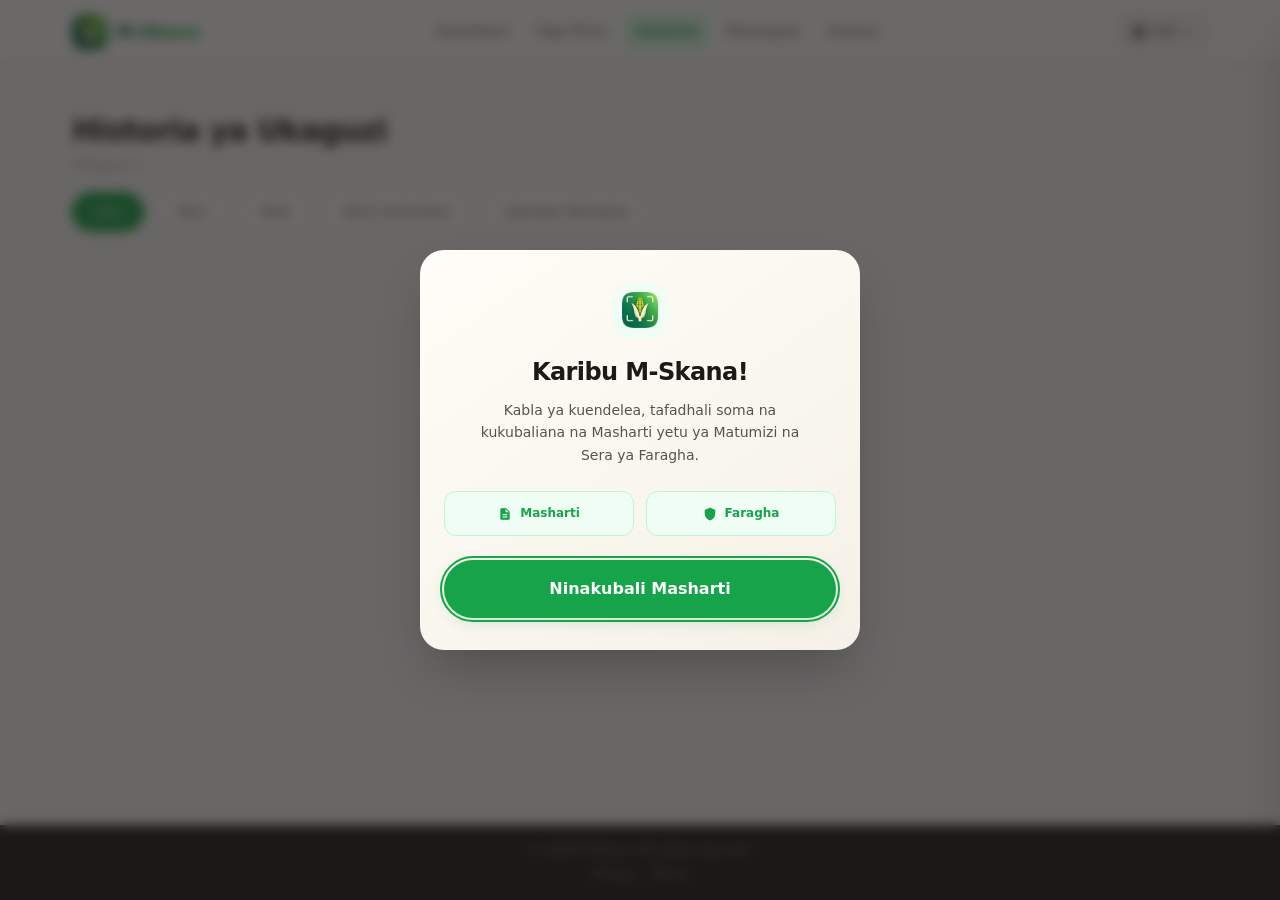
<file: history.html>
<!doctype html>
<!-- Page purpose: show saved scan history, filtering, and access to detail records. -->
<html lang="sw" dir="ltr" style="background: #fafaf9">
  <head>
    <!-- Head section: metadata, icons, preload hints, and styles for the history page. -->
    <meta charset="UTF-8" />
    <link
      rel="preload"
      href="/assets/fonts/material-icons.woff2"
      as="font"
      type="font/woff2"
      crossorigin
    />
    <link rel="preload" href="/assets/css/tokens.css" as="style" />
    <meta
      name="viewport"
      content="width=device-width, initial-scale=1.0, viewport-fit=cover"
    />
    <meta name="theme-color" content="#16A34A" />
    <link
      rel="icon"
      type="image/png"
      sizes="192x192"
      href="/assets/images/icons/android/icon-192x192.png"
    />
    <link
      rel="apple-touch-icon"
      sizes="180x180"
      href="/assets/images/icons/pwa/apple-touch-180x180.png"
    />
    <link rel="manifest" href="/manifest.json" />
    <meta name="apple-mobile-web-app-capable" content="yes" />
    <meta
      name="apple-mobile-web-app-status-bar-style"
      content="black-translucent"
    />
    <meta name="apple-mobile-web-app-title" content="M-Skana" />
    <style>
      /* Critical CSS: prevent layout flash before external styles finish loading. */
      *,
      *::before,
      *::after {
        box-sizing: border-box;
      }
      html {
        background: #fafaf9;
      }
      body {
        margin: 0;
        font-family:
          -apple-system, BlinkMacSystemFont, "Segoe UI", system-ui, sans-serif;
        background: #fafaf9;
        color: #1c1917;
      }
      .site-header {
        position: fixed;
        top: 0;
        left: 0;
        right: 0;
        height: 64px;
        background: #fff;
        border-bottom: 1px solid #e7e5e4;
        z-index: 200;
      }
    </style>
    <link rel="stylesheet" href="/assets/css/tokens.css" />
    <link rel="stylesheet" href="/assets/fonts/material-icons.css" />
    <link rel="stylesheet" href="/assets/css/reset.css" />
    <link rel="stylesheet" href="/assets/css/base.css" />
    <link rel="stylesheet" href="/assets/css/layout.css" />
    <link rel="stylesheet" href="/assets/css/components/header.css" />
    <link rel="stylesheet" href="/assets/css/components/nav.css" />
    <link rel="stylesheet" href="/assets/css/components/footer.css" />
    <link rel="stylesheet" href="/assets/css/components/pwa-nav.css" />
    <link rel="stylesheet" href="/assets/css/components/modal.css" />
    <link rel="stylesheet" href="/assets/css/components/buttons.css" />
    <link rel="stylesheet" href="/assets/css/components/badge.css" />
    <link rel="stylesheet" href="/assets/css/components/loader.css" />
    <link rel="stylesheet" href="/assets/css/pages/history.css" />
    <title>Maelezo ya Ukaguzi &middot; M-Skana</title>
    <style>
      .filter-chip {
        background: var(--clr-surface);
        border: 1.5px solid var(--clr-border);
        border-radius: 999px;
        color: var(--clr-text-secondary);
        font-size: 13px;
        font-family: var(--font-body);
        font-weight: 500;
        padding: 8px 20px;
        cursor: pointer;
        transition:
          background 0.15s,
          border-color 0.15s,
          color 0.15s,
          box-shadow 0.15s,
          transform 0.1s;
        letter-spacing: 0.01em;
        white-space: nowrap;
        box-shadow: 0 1px 3px rgba(0, 0, 0, 0.06);
      }
      .filter-chip:hover {
        border-color: var(--clr-primary-400);
        color: var(--clr-primary-700);
        background: var(--clr-primary-50);
        box-shadow: 0 2px 8px rgba(22, 163, 74, 0.15);
        transform: translateY(-1px);
      }
      .filter-chip:active {
        transform: translateY(0);
      }
      .filter-chip--active {
        background: var(--clr-primary-600);
        border-color: var(--clr-primary-600);
        color: #fff;
        box-shadow: 0 2px 10px rgba(22, 163, 74, 0.3);
      }
      .filter-chip--active:hover {
        background: var(--clr-primary-700);
        border-color: var(--clr-primary-700);
        color: #fff;
      }
    </style>
    <style>
      /* Critical fallback styles for fixed header and first render spacing. */
      *,
      *::before,
      *::after {
        box-sizing: border-box;
      }
      html {
        background: #fafaf9;
      }
      body {
        margin: 0;
        font-family:
          -apple-system, BlinkMacSystemFont, "Segoe UI", system-ui, sans-serif;
        background: #fafaf9;
        color: #1c1917;
      }
      .site-header {
        position: fixed;
        top: 0;
        left: 0;
        right: 0;
        height: 64px;
        background: #fff;
        border-bottom: 1px solid #e7e5e4;
        z-index: 200;
      }
      .main-content {
        padding-top: 64px;
      }
      .page-back-btn {
        display: none;
        align-items: center;
        gap: 0.5rem;
        font-size: 0.875rem;
        font-weight: 600;
        color: #16a34a;
        text-decoration: none;
        margin-top: 0.5rem;
        margin-bottom: 0.75rem;
        width: fit-content;
        padding: 0.5rem 0.75rem 0.5rem 0.5rem;
        border-radius: 0.375rem;
        border: 1.5px solid #bbf7d0;
        background: #f0fdf4;
      }
      @media (max-width: 899px) {
        .page-back-btn {
          display: inline-flex;
        }
      }
    </style>
    <noscript
      ><style>
        body {
          visibility: visible !important;
        }
      </style></noscript
    >
  </head>
  <body class="page-wrapper">
    <!-- Body section: header, history content area, footer, and runtime scripts. -->
    <a
      href="#main-content"
      class="skip-link"
      data-sw="Ruka kwenda maudhui makuu"
      data-en="Skip to main content"
      >Ruka kwenda maudhui makuu</a
    >

    <header class="site-header" role="banner" id="site-header">
      <div class="container header-container">
        <div class="header-brand">
          <a
            href="index.html"
            class="logo-link"
            aria-label="M-Skana — Nyumbani"
          >
            <img
              src="/assets/images/icons/android/icon-96x96.png"
              alt="M-Skana Logo"
              class="brand-logo"
              width="32"
              height="32"
            />
            <span class="brand-name">M-Skana</span>
          </a>
        </div>

        <nav
          class="main-nav main-nav--desktop"
          role="navigation"
          aria-label="Menyu kuu"
        >
          <ul class="nav-list" role="list">
            <li>
              <a href="index.html" class="nav-link"
                ><span data-sw="Nyumbani" data-en="Home">Nyumbani</span></a
              >
            </li>
            <li>
              <a href="scan.html" class="nav-link"
                ><span data-sw="Piga Picha" data-en="Scan">Piga Picha</span></a
              >
            </li>
            <li>
              <a href="history.html" class="nav-link"
                ><span data-sw="Historia" data-en="History">Historia</span></a
              >
            </li>
            <li>
              <a href="guide.html" class="nav-link"
                ><span data-sw="Mwongozo" data-en="Guide">Mwongozo</span></a
              >
            </li>
            <li>
              <a href="about.html" class="nav-link"
                ><span data-sw="Kuhusu" data-en="About">Kuhusu</span></a
              >
            </li>
          </ul>
        </nav>

        <div class="header-actions">
          <div class="lang-selector" id="lang-selector">
            <button
              class="lang-selector-btn"
              id="lang-selector-btn"
              aria-label="Chagua lugha"
              aria-expanded="false"
              aria-haspopup="listbox"
              type="button"
            >
              <span class="material-icons" aria-hidden="true">language</span>
              <span class="current-language" id="current-lang-label">SW</span>
              <span class="material-icons chevron-icon" aria-hidden="true"
                >expand_more</span
              >
            </button>

            <div
              class="lang-dropdown"
              id="lang-dropdown"
              hidden
              role="listbox"
              aria-label="Chagua lugha"
            >
              <button
                class="lang-option lang-option--active"
                data-lang="sw"
                type="button"
                role="option"
                aria-selected="true"
              >
                <svg
                  class="flag-icon"
                  viewBox="0 0 300 200"
                  xmlns="http://www.w3.org/2000/svg"
                  aria-hidden="true"
                >
                  <rect width="300" height="200" fill="#1EB53A" />
                  <path d="M 0,200 L 300,200 L 300,0 Z" fill="#00A3DD" />
                  <path
                    d="M 0,200 L 300,0"
                    stroke="#FCD116"
                    stroke-width="84"
                  />
                  <path d="M 0,200 L 300,0" stroke="#000" stroke-width="52" />
                </svg>
                <span class="lang-name">Kiswahili</span>
                <span class="material-icons check-icon" aria-hidden="true"
                  >check</span
                >
              </button>

              <button
                class="lang-option"
                data-lang="en"
                type="button"
                role="option"
                aria-selected="false"
              >
                <svg
                  class="flag-icon"
                  viewBox="0 0 300 200"
                  xmlns="http://www.w3.org/2000/svg"
                  aria-hidden="true"
                >
                  <clipPath id="flag-clip-desktop">
                    <path
                      d="M150,100 h150 v100 z v100 h-150 z h-150 v-100 z v-100 h150 z"
                    />
                  </clipPath>
                  <rect width="300" height="200" fill="#012169" />
                  <path
                    d="M0,0 L300,200 M300,0 L0,200"
                    stroke="#fff"
                    stroke-width="40"
                  />
                  <path
                    d="M0,0 L300,200 M300,0 L0,200"
                    clip-path="url(#flag-clip-desktop)"
                    stroke="#C8102E"
                    stroke-width="26"
                  />
                  <path
                    d="M150,0 v200 M0,100 h300"
                    stroke="#fff"
                    stroke-width="66"
                  />
                  <path
                    d="M150,0 v200 M0,100 h300"
                    stroke="#C8102E"
                    stroke-width="40"
                  />
                </svg>
                <span class="lang-name">English</span>
                <span
                  class="material-icons check-icon check-icon--hidden"
                  aria-hidden="true"
                  >check</span
                >
              </button>
            </div>
          </div>

          <button
            class="mobile-menu-btn"
            id="mobile-menu-btn"
            aria-expanded="false"
            aria-controls="mobile-nav"
            aria-label="Fungua menyu"
            type="button"
          >
            <span class="menu-bar"></span>
            <span class="menu-bar"></span>
            <span class="menu-bar"></span>
          </button>
        </div>
      </div>
    </header>

    <div
      class="mobile-nav-backdrop"
      id="mobile-nav-backdrop"
      aria-hidden="true"
    ></div>

    <nav
      class="mobile-nav"
      id="mobile-nav"
      role="navigation"
      aria-label="Menyu ya simu"
      aria-hidden="true"
      inert
    >
      <div class="mobile-nav-header">
        <div class="mobile-nav-brand">
          <img
            src="/assets/images/icons/android/icon-72x72.png"
            alt="M-Skana Logo"
            class="mobile-nav-logo"
            width="28"
            height="28"
          />
          <span class="mobile-nav-brand-name">M-Skana</span>
        </div>
        <button
          class="mobile-nav-close"
          id="mobile-nav-close"
          aria-label="Funga menyu"
          type="button"
        >
          <span class="material-icons" aria-hidden="true">close</span>
        </button>
      </div>

      <ul class="mobile-nav-list" role="list">
        <li>
          <a href="index.html" class="mobile-nav-link">
            <span class="material-icons mobile-nav-icon" aria-hidden="true"
              >home</span
            >
            <span data-sw="Nyumbani" data-en="Home">Nyumbani</span>
          </a>
        </li>
        <li>
          <a href="scan.html" class="mobile-nav-link mobile-nav-link--cta">
            <span class="material-icons mobile-nav-icon" aria-hidden="true"
              >camera_alt</span
            >
            <span data-sw="Piga Picha" data-en="Scan">Piga Picha</span>
          </a>
        </li>
        <li>
          <a href="history.html" class="mobile-nav-link">
            <span class="material-icons mobile-nav-icon" aria-hidden="true"
              >history</span
            >
            <span data-sw="Historia" data-en="History">Historia</span>
          </a>
        </li>
        <li>
          <a href="guide.html" class="mobile-nav-link">
            <span class="material-icons mobile-nav-icon" aria-hidden="true"
              >menu_book</span
            >
            <span data-sw="Mwongozo" data-en="Guide">Mwongozo</span>
          </a>
        </li>
        <li>
          <a href="about.html" class="mobile-nav-link">
            <span class="material-icons mobile-nav-icon" aria-hidden="true"
              >info</span
            >
            <span data-sw="Kuhusu" data-en="About">Kuhusu</span>
          </a>
        </li>
        <li>
          <a href="feedback.html" class="mobile-nav-link">
            <span class="material-icons mobile-nav-icon" aria-hidden="true"
              >chat_bubble</span
            >
            <span data-sw="Toa Maoni" data-en="Feedback">Toa Maoni</span>
          </a>
        </li>
        <li>
          <a href="support.html" class="mobile-nav-link">
            <span class="material-icons mobile-nav-icon" aria-hidden="true"
              >support_agent</span
            >
            <span data-sw="Msaada" data-en="Support">Msaada</span>
          </a>
        </li>
        <li>
          <a href="legal/terms.html" class="mobile-nav-link">
            <span class="material-icons mobile-nav-icon" aria-hidden="true"
              >description</span
            >
            <span data-sw="Masharti ya Matumizi" data-en="Terms of Use"
              >Masharti ya Matumizi</span
            >
          </a>
        </li>
        <li>
          <a href="legal/privacy.html" class="mobile-nav-link">
            <span class="material-icons mobile-nav-icon" aria-hidden="true"
              >shield</span
            >
            <span data-sw="Sera ya Faragha" data-en="Privacy Policy"
              >Sera ya Faragha</span
            >
          </a>
        </li>
      </ul>

      <div class="mobile-nav-footer">
        <p
          class="mobile-nav-footer-label"
          data-sw="Chagua Lugha"
          data-en="Select Language"
        >
          Chagua Lugha
        </p>
        <div class="mobile-nav-language">
          <button
            class="mobile-lang-option mobile-lang-option--active"
            data-lang="sw"
            type="button"
          >
            <svg
              class="flag-icon"
              viewBox="0 0 300 200"
              xmlns="http://www.w3.org/2000/svg"
              aria-hidden="true"
            >
              <rect width="300" height="200" fill="#1EB53A" />
              <path d="M 0,200 L 300,200 L 300,0 Z" fill="#00A3DD" />
              <path d="M 0,200 L 300,0" stroke="#FCD116" stroke-width="84" />
              <path d="M 0,200 L 300,0" stroke="#000" stroke-width="52" />
            </svg>
            <span class="mobile-lang-name">Kiswahili</span>
          </button>
          <button class="mobile-lang-option" data-lang="en" type="button">
            <svg
              class="flag-icon"
              viewBox="0 0 300 200"
              xmlns="http://www.w3.org/2000/svg"
              aria-hidden="true"
            >
              <clipPath id="flag-clip-mobile">
                <path
                  d="M150,100 h150 v100 z v100 h-150 z h-150 v-100 z v-100 h150 z"
                />
              </clipPath>
              <rect width="300" height="200" fill="#012169" />
              <path
                d="M0,0 L300,200 M300,0 L0,200"
                stroke="#fff"
                stroke-width="40"
              />
              <path
                d="M0,0 L300,200 M300,0 L0,200"
                clip-path="url(#flag-clip-mobile)"
                stroke="#C8102E"
                stroke-width="26"
              />
              <path
                d="M150,0 v200 M0,100 h300"
                stroke="#fff"
                stroke-width="66"
              />
              <path
                d="M150,0 v200 M0,100 h300"
                stroke="#C8102E"
                stroke-width="40"
              />
            </svg>
            <span class="mobile-lang-name">English</span>
          </button>
        </div>
      </div>
    </nav>

    <main
      id="main-content"
      class="main-content history-page desktop-page-spacing"
      role="main"
    >
      <!-- History content: title, count, filters, list, and empty state. -->
      <div class="container">
        <a
          href="/index.html"
          class="page-back-btn"
          data-back-btn
          data-back-fallback="/index.html"
          aria-label="Home"
        >
          <span class="material-icons" aria-hidden="true">arrow_back</span>
          <span data-sw="Nyumbani" data-en="Home">Nyumbani</span>
        </a>

        <div
          style="
            display: flex;
            align-items: center;
            justify-content: space-between;
            gap: var(--sp-4);
            margin-bottom: var(--sp-4);
          "
        >
          <div>
            <h1
              style="
                font-family: var(--font-display);
                font-size: clamp(var(--text-2xl), 4vw, var(--text-3xl));
                font-weight: var(--fw-extrabold);
                color: var(--clr-text);
                letter-spacing: var(--ls-tight);
              "
              data-sw="Historia ya Ukaguzi"
              data-en="Scan History"
            >
              Historia ya Ukaguzi
            </h1>
            <p
              style="
                font-size: var(--text-sm);
                color: var(--clr-text-muted);
                margin-top: var(--sp-1);
              "
              id="history-count"
              data-sw="Ukaguzi 0"
              data-en="0 Scans"
            >
              Ukaguzi 0
            </p>
          </div>
          <button
            class="btn btn--danger btn--sm"
            id="clear-history-btn"
            type="button"
            hidden
          >
            <span class="material-icons" aria-hidden="true">delete_sweep</span>
            <span data-sw="Futa Yote" data-en="Clear All">Futa Yote</span>
          </button>
        </div>

        <div
          id="history-filters"
          style="
            display: flex;
            gap: var(--sp-3);
            flex-wrap: wrap;
            margin-bottom: var(--sp-6);
          "
        ></div>

        <div id="history-list-container">
          <ul
            class="history-list"
            id="history-list"
            role="list"
            aria-label="Historia ya ukaguzi"
          ></ul>
          <div class="empty-state" id="history-empty" hidden>
            <div class="empty-state-icon">
              <span class="material-icons">history</span>
            </div>
            <h2
              class="empty-state-title"
              data-sw="Hakuna Historia Bado"
              data-en="No History Yet"
            >
              Hakuna Historia Bado
            </h2>
            <p
              class="empty-state-body"
              data-sw="Utaona matokeo ya ukaguzi wako hapa baada ya kupiga picha ya kwanza."
              data-en="You will see your scan results here after your first photo."
            >
              Utaona matokeo ya ukaguzi wako hapa baada ya kupiga picha ya
              kwanza.
            </p>
            <a
              href="scan.html"
              class="btn btn--primary"
              style="margin-top: var(--sp-4)"
            >
              <span class="material-icons">camera_alt</span>
              <span data-sw="Anza Sasa" data-en="Start Scanning"
                >Anza Sasa</span
              >
            </a>
          </div>
        </div>
      </div>
    </main>
    <!-- Footer section: slim legal footer for history view. -->
    <footer class="footer-slim" role="contentinfo">
      <div class="container footer-slim-inner">
        <span class="footer-slim-copy"
          >© 2026 M-Skana. All rights reserved.</span
        >
        <div class="footer-slim-links">
          <a href="/legal/privacy.html" class="footer-slim-link">Privacy</a>
          <a href="/legal/terms.html" class="footer-slim-link">Terms</a>
        </div>
      </div>
    </footer>

    <!-- Scripts: shared modules first, then verdict data and history page logic. -->
    <script src="/assets/js/core/storage.js"></script>
    <script src="/assets/js/modules/terms-guard.js"></script>
    <script src="/assets/js/core/events.js"></script>
    <script src="/assets/js/modules/language.js"></script>
    <script src="/assets/js/modules/nav.js"></script>
    <script src="/assets/js/modules/pwa.js"></script>
    <script src="/assets/js/core/app.js"></script>
    <script src="/assets/js/data/verdicts.js"></script>
    <script src="/assets/js/pages/history.js"></script>

    <!-- Bottom nav: compact installed-app navigation for primary pages. -->
    <nav class="pwa-bottom-nav" id="pwa-bottom-nav" aria-label="Menyu ya chini">
      <a href="/index.html" class="pwa-nav-item" data-page="index">
        <span class="material-icons" aria-hidden="true">home</span>
        <span class="pwa-nav-label" data-sw="Nyumbani" data-en="Home"
          >Nyumbani</span
        >
      </a>
      <a href="/scan.html" class="pwa-nav-item" data-page="scan">
        <span class="material-icons" aria-hidden="true">camera_alt</span>
        <span class="pwa-nav-label" data-sw="Piga Picha" data-en="Scan"
          >Piga Picha</span
        >
      </a>
      <a href="/guide.html" class="pwa-nav-item" data-page="guide">
        <span class="material-icons" aria-hidden="true">menu_book</span>
        <span class="pwa-nav-label" data-sw="Mwongozo" data-en="Guide"
          >Mwongozo</span
        >
      </a>
      <a href="/about.html" class="pwa-nav-item" data-page="about">
        <span class="material-icons" aria-hidden="true">info</span>
        <span class="pwa-nav-label" data-sw="Kuhusu" data-en="About"
          >Kuhusu</span
        >
      </a>
    </nav>
  </body>
</html>
</file>
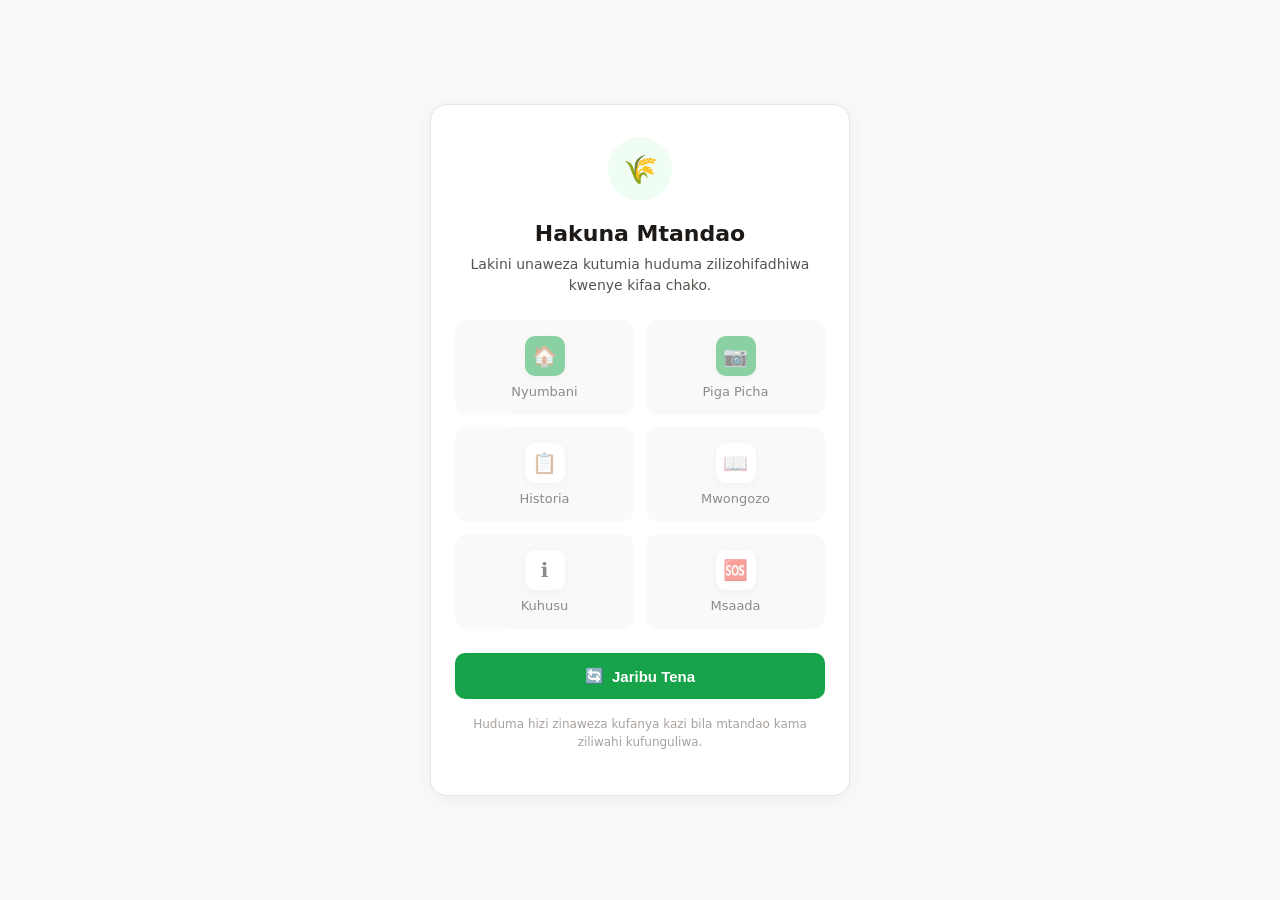
<file: offline.html>
<!doctype html>
<!-- offline.html - Smart offline fallback that helps users navigate to cached pages. -->
<html lang="sw" dir="ltr">
  <head>
    <meta charset="UTF-8" />
    <meta name="viewport" content="width=device-width, initial-scale=1.0, viewport-fit=cover" />
    <meta http-equiv="X-UA-Compatible" content="IE=edge" />
    <title>M-Skana - Nje ya Mtandao</title>
    <meta name="description" content="M-Skana iko tayari kutumia huduma zilizohifadhiwa ndani ya kifaa." />
    <meta name="theme-color" content="#16A34A" />
    <link rel="apple-touch-icon" sizes="180x180" href="/assets/images/icons/pwa/apple-touch-180x180.png" />
    <link rel="manifest" href="/manifest.json" />
    <style>
      *, *::before, *::after { box-sizing: border-box; }
      html, body { margin: 0; padding: 0; }
      html { background: #fafaf9; }
      body {
        font-family: -apple-system, BlinkMacSystemFont, 'Segoe UI', system-ui, sans-serif;
        background: #fafaf9;
        color: #1c1917;
        display: flex;
        align-items: center;
        justify-content: center;
        min-height: 100vh;
        padding: 24px;
      }
      .offline-container {
        max-width: 420px;
        text-align: center;
        background: #fff;
        border-radius: 16px;
        padding: 32px 24px;
        border: 1px solid #e7e5e4;
        box-shadow: 0 4px 24px rgba(0,0,0,0.06);
      }
      .offline-icon {
        width: 64px;
        height: 64px;
        background: #f0fdf4;
        border-radius: 50%;
        display: flex;
        align-items: center;
        justify-content: center;
        margin: 0 auto 20px;
        font-size: 28px;
      }
      h1 {
        font-size: 22px;
        font-weight: 700;
        margin: 0 0 8px;
        color: #1c1917;
      }
      .subtitle {
        font-size: 14px;
        color: #57534e;
        line-height: 1.5;
        margin: 0 0 24px;
      }
      
      /* Quick navigation grid */
      .quick-nav {
        display: grid;
        grid-template-columns: repeat(2, 1fr);
        gap: 12px;
        margin-bottom: 24px;
      }
      .quick-nav-link {
        display: flex;
        flex-direction: column;
        align-items: center;
        gap: 8px;
        padding: 16px 12px;
        background: #f5f5f4;
        border-radius: 12px;
        text-decoration: none;
        color: #1c1917;
        font-size: 13px;
        font-weight: 500;
        transition: background 0.2s, transform 0.2s;
      }
      .quick-nav-link:hover {
        background: #e7e5e4;
        transform: translateY(-2px);
      }
      .quick-nav-link:active {
        transform: translateY(0);
      }
      .quick-nav-icon {
        width: 40px;
        height: 40px;
        background: #fff;
        border-radius: 10px;
        display: flex;
        align-items: center;
        justify-content: center;
        font-size: 20px;
        box-shadow: 0 2px 8px rgba(0,0,0,0.08);
      }
      .quick-nav-link.primary .quick-nav-icon {
        background: #16a34a;
        color: #fff;
      }
      
      /* Retry button */
      .retry-btn {
        display: inline-flex;
        align-items: center;
        gap: 8px;
        padding: 14px 28px;
        background: #16a34a;
        color: #fff;
        border: 0;
        border-radius: 10px;
        font-size: 15px;
        font-weight: 600;
        cursor: pointer;
        transition: background 0.2s;
        width: 100%;
        justify-content: center;
      }
      .retry-btn:hover {
        background: #15803d;
      }
      .retry-btn:active {
        background: #166534;
      }
      
      .offline-note {
        font-size: 12px;
        color: #a8a29e;
        margin-top: 16px;
        line-height: 1.5;
      }
      
      @media (prefers-reduced-motion: reduce) {
        .quick-nav-link, .retry-btn {
          transition: none;
        }
      }
    </style>
  </head>
  <body>
    <div class="offline-container">
      <div class="offline-icon">
        <span>🌾</span>
      </div>
      <h1>Hakuna Mtandao</h1>
      <p class="subtitle">Lakini unaweza kutumia huduma zilizohifadhiwa kwenye kifaa chako.</p>
      
      <!-- Quick navigation to cached pages -->
      <nav class="quick-nav" aria-label="Viungo vya haraka">
        <a href="/index.html" class="quick-nav-link primary" id="nav-home">
          <span class="quick-nav-icon">🏠</span>
          <span>Nyumbani</span>
        </a>
        <a href="/scan.html" class="quick-nav-link primary" id="nav-scan">
          <span class="quick-nav-icon">📷</span>
          <span>Piga Picha</span>
        </a>
        <a href="/history.html" class="quick-nav-link" id="nav-history">
          <span class="quick-nav-icon">📋</span>
          <span>Historia</span>
        </a>
        <a href="/guide.html" class="quick-nav-link" id="nav-guide">
          <span class="quick-nav-icon">📖</span>
          <span>Mwongozo</span>
        </a>
        <a href="/about.html" class="quick-nav-link" id="nav-about">
          <span class="quick-nav-icon">ℹ️</span>
          <span>Kuhusu</span>
        </a>
        <a href="/support.html" class="quick-nav-link" id="nav-support">
          <span class="quick-nav-icon">🆘</span>
          <span>Msaada</span>
        </a>
      </nav>

      <button class="retry-btn" onclick="handleRetry()">
        <span>🔄</span>
        <span>Jaribu Tena</span>
      </button>
      
      <p class="offline-note">
        Huduma hizi zinaweza kufanya kazi bila mtandao kama ziliwahi kufunguliwa.
      </p>
    </div>

    <script>
      function handleRetry() {
        // Try to go back to the original requested page
        if (document.referrer && document.referrer !== window.location.href) {
          window.location.href = document.referrer;
        } else {
          window.location.reload();
        }
      }

      // Check if pages are in cache and update UI accordingly
      if ('caches' in window) {
        var links = {
          'nav-home': '/index.html',
          'nav-scan': '/scan.html',
          'nav-history': '/history.html',
          'nav-guide': '/guide.html',
          'nav-about': '/about.html',
          'nav-support': '/support.html'
        };
        
        Object.keys(links).forEach(function(id) {
          var path = links[id];
          caches.match(path, { ignoreSearch: true }).then(function(response) {
            var el = document.getElementById(id);
            if (el) {
              if (response) {
                el.style.opacity = '1';
              } else {
                // Check without leading slash
                caches.match(path.substring(1), { ignoreSearch: true }).then(function(r2) {
                  if (!r2) {
                    el.style.opacity = '0.5';
                    el.style.pointerEvents = 'none';
                  }
                });
              }
            }
          }).catch(function() {});
        });
      }

      // Log SW status for debugging
      if ('serviceWorker' in navigator) {
        navigator.serviceWorker.ready.then(function(reg) {
          console.log('[Offline Page] SW ready:', reg.scope);
        }).catch(function(err) {
          console.warn('[Offline Page] SW error:', err);
        });
      }
    </script>
  </body>
</html>
</file>
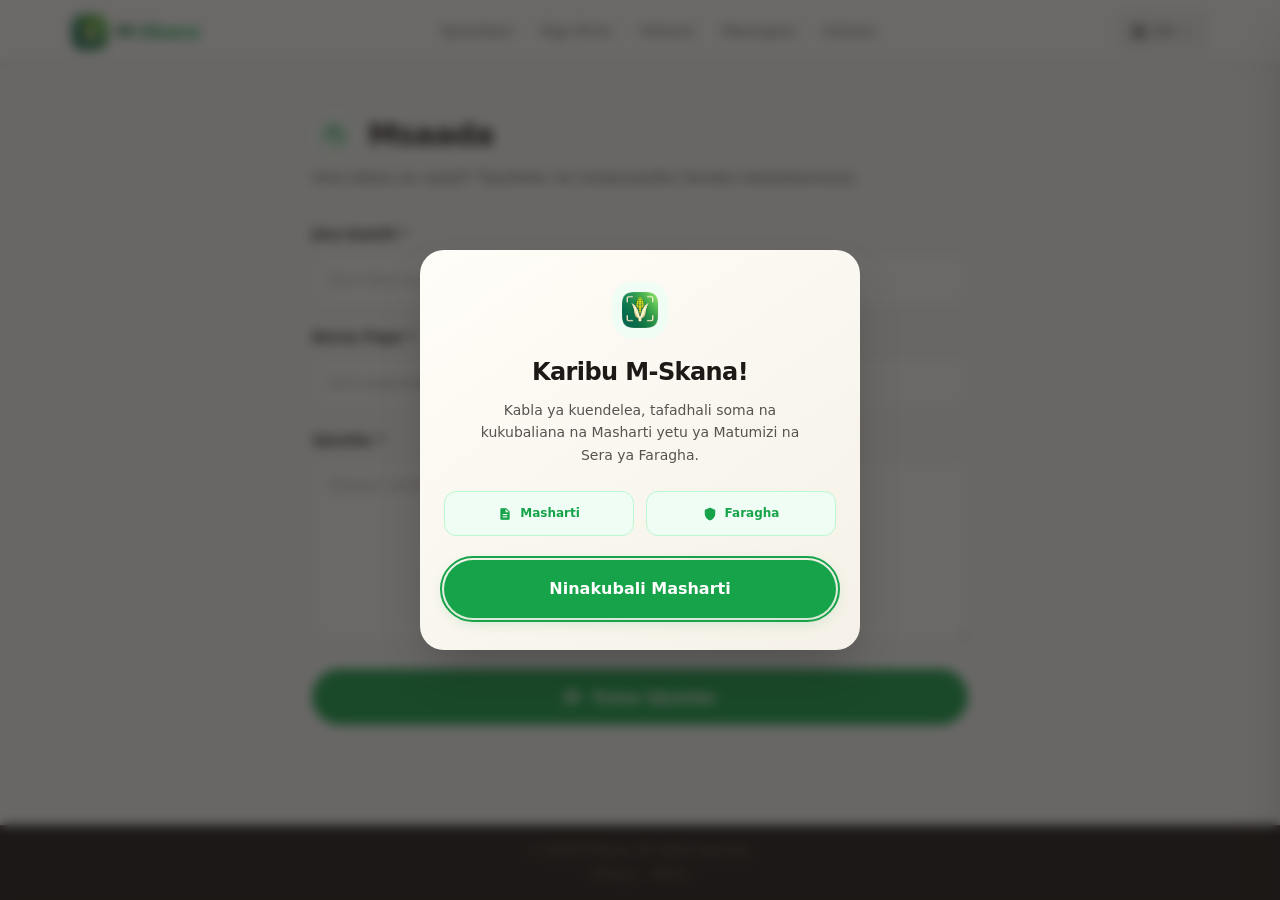
<file: support.html>
<!doctype html>
<!-- support.html - Support request form. All fields required. Sends to francoomichaeldev@gmail.com. -->
<html lang="sw" dir="ltr" style="background: #fafaf9">
  <head>
    <meta charset="UTF-8" />
    <link
      rel="preload"
      href="/assets/fonts/material-icons.woff2"
      as="font"
      type="font/woff2"
      crossorigin
    />
    <link rel="preload" href="/assets/css/tokens.css" as="style" />
    <meta
      name="viewport"
      content="width=device-width, initial-scale=1.0, viewport-fit=cover"
    />
    <meta name="theme-color" content="#16A34A" />
    <link
      rel="icon"
      type="image/png"
      sizes="192x192"
      href="/assets/images/icons/android/icon-192x192.png"
    />
    <link
      rel="apple-touch-icon"
      sizes="180x180"
      href="/assets/images/icons/pwa/apple-touch-180x180.png"
    />
    <link rel="manifest" href="/manifest.json" />
    <meta name="apple-mobile-web-app-capable" content="yes" />
    <meta name="apple-mobile-web-app-title" content="M-Skana" />
    <style>
      *,
      *::before,
      *::after {
        box-sizing: border-box;
      }
      html {
        background: #fafaf9;
      }
      body {
        margin: 0;
        font-family:
          -apple-system, BlinkMacSystemFont, "Segoe UI", system-ui, sans-serif;
        background: #fafaf9;
        color: #1c1917;
      }
      .site-header {
        position: fixed;
        top: 0;
        left: 0;
        right: 0;
        height: 64px;
        background: #fff;
        border-bottom: 1px solid #e7e5e4;
        z-index: 200;
      }
      .main-content {
        padding-top: 64px;
      }
      .page-back-btn {
        display: none;
        align-items: center;
        gap: 0.5rem;
        font-size: 0.875rem;
        font-weight: 600;
        color: #16a34a;
        text-decoration: none;
        margin-top: 0.5rem;
        margin-bottom: 0.75rem;
        width: fit-content;
        padding: 0.5rem 0.75rem 0.5rem 0.5rem;
        border-radius: 0.375rem;
        border: 1.5px solid #bbf7d0;
        background: #f0fdf4;
      }
      @media (max-width: 899px) {
        .page-back-btn {
          display: inline-flex;
        }
      }
    </style>
    <link rel="stylesheet" href="/assets/css/tokens.css" />
    <link rel="stylesheet" href="/assets/fonts/material-icons.css" />
    <link rel="stylesheet" href="/assets/css/reset.css" />
    <link rel="stylesheet" href="/assets/css/base.css" />
    <link rel="stylesheet" href="/assets/css/layout.css" />
    <link rel="stylesheet" href="/assets/css/components/header.css" />
    <link rel="stylesheet" href="/assets/css/components/nav.css" />
    <link rel="stylesheet" href="/assets/css/components/footer.css" />
    <link rel="stylesheet" href="/assets/css/components/pwa-nav.css" />
    <link rel="stylesheet" href="/assets/css/components/modal.css" />
    <link rel="stylesheet" href="/assets/css/components/buttons.css" />
    <link rel="stylesheet" href="/assets/css/components/forms.css" />
    <title>Msaada &middot; M-Skana</title>
    <noscript
      ><style>
        body {
          visibility: visible !important;
        }
      </style></noscript
    >
  </head>
  <body class="page-wrapper">
    <a
      href="#main-content"
      class="skip-link"
      data-sw="Ruka kwenda maudhui makuu"
      data-en="Skip to main content"
      >Ruka kwenda maudhui makuu</a
    >

    <header class="site-header" role="banner" id="site-header">
      <div class="container header-container">
        <div class="header-brand">
          <a
            href="index.html"
            class="logo-link"
            aria-label="M-Skana &middot; Nyumbani"
          >
            <img
              src="/assets/images/icons/android/icon-96x96.png"
              alt="M-Skana Logo"
              class="brand-logo"
              width="32"
              height="32"
            />
            <span class="brand-name">M-Skana</span>
          </a>
        </div>
        <nav
          class="main-nav main-nav--desktop"
          role="navigation"
          aria-label="Menyu kuu"
        >
          <ul class="nav-list" role="list">
            <li>
              <a href="index.html" class="nav-link"
                ><span data-sw="Nyumbani" data-en="Home">Nyumbani</span></a
              >
            </li>
            <li>
              <a href="scan.html" class="nav-link"
                ><span data-sw="Piga Picha" data-en="Scan">Piga Picha</span></a
              >
            </li>
            <li>
              <a href="history.html" class="nav-link"
                ><span data-sw="Historia" data-en="History">Historia</span></a
              >
            </li>
            <li>
              <a href="guide.html" class="nav-link"
                ><span data-sw="Mwongozo" data-en="Guide">Mwongozo</span></a
              >
            </li>
            <li>
              <a href="about.html" class="nav-link"
                ><span data-sw="Kuhusu" data-en="About">Kuhusu</span></a
              >
            </li>
          </ul>
        </nav>
        <div class="header-actions">
          <div class="lang-selector" id="lang-selector">
            <button
              class="lang-selector-btn"
              id="lang-selector-btn"
              aria-label="Chagua lugha"
              aria-expanded="false"
              aria-haspopup="listbox"
              type="button"
            >
              <span class="material-icons" aria-hidden="true">language</span>
              <span class="current-language" id="current-lang-label">SW</span>
              <span class="material-icons chevron-icon" aria-hidden="true"
                >expand_more</span
              >
            </button>
            <div
              class="lang-dropdown"
              id="lang-dropdown"
              hidden
              role="listbox"
              aria-label="Chagua lugha"
            >
              <button
                class="lang-option lang-option--active"
                data-lang="sw"
                type="button"
                role="option"
                aria-selected="true"
              >
                <svg
                  class="flag-icon"
                  viewBox="0 0 300 200"
                  xmlns="http://www.w3.org/2000/svg"
                  aria-hidden="true"
                >
                  <rect width="300" height="200" fill="#1EB53A" />
                  <path d="M 0,200 L 300,200 L 300,0 Z" fill="#00A3DD" />
                  <path
                    d="M 0,200 L 300,0"
                    stroke="#FCD116"
                    stroke-width="84"
                  />
                  <path d="M 0,200 L 300,0" stroke="#000" stroke-width="52" />
                </svg>
                <span class="lang-name">Kiswahili</span>
                <span class="material-icons check-icon" aria-hidden="true"
                  >check</span
                >
              </button>
              <button
                class="lang-option"
                data-lang="en"
                type="button"
                role="option"
                aria-selected="false"
              >
                <svg
                  class="flag-icon"
                  viewBox="0 0 300 200"
                  xmlns="http://www.w3.org/2000/svg"
                  aria-hidden="true"
                >
                  <clipPath id="fc-d">
                    <path
                      d="M150,100 h150 v100 z v100 h-150 z h-150 v-100 z v-100 h150 z"
                    />
                  </clipPath>
                  <rect width="300" height="200" fill="#012169" />
                  <path
                    d="M0,0 L300,200 M300,0 L0,200"
                    stroke="#fff"
                    stroke-width="40"
                  />
                  <path
                    d="M0,0 L300,200 M300,0 L0,200"
                    clip-path="url(#fc-d)"
                    stroke="#C8102E"
                    stroke-width="26"
                  />
                  <path
                    d="M150,0 v200 M0,100 h300"
                    stroke="#fff"
                    stroke-width="66"
                  />
                  <path
                    d="M150,0 v200 M0,100 h300"
                    stroke="#C8102E"
                    stroke-width="40"
                  />
                </svg>
                <span class="lang-name">English</span>
                <span
                  class="material-icons check-icon check-icon--hidden"
                  aria-hidden="true"
                  >check</span
                >
              </button>
            </div>
          </div>
          <button
            class="mobile-menu-btn"
            id="mobile-menu-btn"
            aria-expanded="false"
            aria-controls="mobile-nav"
            aria-label="Fungua menyu"
            type="button"
          >
            <span class="menu-bar"></span><span class="menu-bar"></span
            ><span class="menu-bar"></span>
          </button>
        </div>
      </div>
    </header>

    <div
      class="mobile-nav-backdrop"
      id="mobile-nav-backdrop"
      aria-hidden="true"
    ></div>
    <nav
      class="mobile-nav"
      id="mobile-nav"
      role="navigation"
      aria-label="Menyu ya simu"
      aria-hidden="true"
      inert
    >
      <div class="mobile-nav-header">
        <div class="mobile-nav-brand">
          <img
            src="/assets/images/icons/android/icon-72x72.png"
            alt="M-Skana Logo"
            class="mobile-nav-logo"
            width="28"
            height="28"
          />
          <span class="mobile-nav-brand-name">M-Skana</span>
        </div>
        <button
          class="mobile-nav-close"
          id="mobile-nav-close"
          aria-label="Funga menyu"
          type="button"
        >
          <span class="material-icons" aria-hidden="true">close</span>
        </button>
      </div>
      <ul class="mobile-nav-list" role="list">
        <li>
          <a href="index.html" class="mobile-nav-link"
            ><span class="material-icons mobile-nav-icon" aria-hidden="true"
              >home</span
            ><span data-sw="Nyumbani" data-en="Home">Nyumbani</span></a
          >
        </li>
        <li>
          <a href="scan.html" class="mobile-nav-link mobile-nav-link--cta"
            ><span class="material-icons mobile-nav-icon" aria-hidden="true"
              >camera_alt</span
            ><span data-sw="Piga Picha" data-en="Scan">Piga Picha</span></a
          >
        </li>
        <li>
          <a href="history.html" class="mobile-nav-link"
            ><span class="material-icons mobile-nav-icon" aria-hidden="true"
              >history</span
            ><span data-sw="Historia" data-en="History">Historia</span></a
          >
        </li>
        <li>
          <a href="guide.html" class="mobile-nav-link"
            ><span class="material-icons mobile-nav-icon" aria-hidden="true"
              >menu_book</span
            ><span data-sw="Mwongozo" data-en="Guide">Mwongozo</span></a
          >
        </li>
        <li>
          <a href="about.html" class="mobile-nav-link"
            ><span class="material-icons mobile-nav-icon" aria-hidden="true"
              >info</span
            ><span data-sw="Kuhusu" data-en="About">Kuhusu</span></a
          >
        </li>
        <li>
          <a href="feedback.html" class="mobile-nav-link"
            ><span class="material-icons mobile-nav-icon" aria-hidden="true"
              >chat_bubble</span
            ><span data-sw="Toa Maoni" data-en="Feedback">Toa Maoni</span></a
          >
        </li>
        <li>
          <a href="support.html" class="mobile-nav-link"
            ><span class="material-icons mobile-nav-icon" aria-hidden="true"
              >support_agent</span
            ><span data-sw="Msaada" data-en="Support">Msaada</span></a
          >
        </li>
        <li>
          <a href="legal/terms.html" class="mobile-nav-link"
            ><span class="material-icons mobile-nav-icon" aria-hidden="true"
              >description</span
            ><span data-sw="Masharti ya Matumizi" data-en="Terms of Use"
              >Masharti ya Matumizi</span
            ></a
          >
        </li>
        <li>
          <a href="legal/privacy.html" class="mobile-nav-link"
            ><span class="material-icons mobile-nav-icon" aria-hidden="true"
              >shield</span
            ><span data-sw="Sera ya Faragha" data-en="Privacy Policy"
              >Sera ya Faragha</span
            ></a
          >
        </li>
      </ul>
      <div class="mobile-nav-footer">
        <p
          class="mobile-nav-footer-label"
          data-sw="Chagua Lugha"
          data-en="Select Language"
        >
          Chagua Lugha
        </p>
        <div class="mobile-nav-language">
          <button
            class="mobile-lang-option mobile-lang-option--active"
            data-lang="sw"
            type="button"
          >
            <svg
              class="flag-icon"
              viewBox="0 0 300 200"
              xmlns="http://www.w3.org/2000/svg"
              aria-hidden="true"
            >
              <rect width="300" height="200" fill="#1EB53A" />
              <path d="M 0,200 L 300,200 L 300,0 Z" fill="#00A3DD" />
              <path d="M 0,200 L 300,0" stroke="#FCD116" stroke-width="84" />
              <path d="M 0,200 L 300,0" stroke="#000" stroke-width="52" />
            </svg>
            <span class="mobile-lang-name">Kiswahili</span>
          </button>
          <button class="mobile-lang-option" data-lang="en" type="button">
            <svg
              class="flag-icon"
              viewBox="0 0 300 200"
              xmlns="http://www.w3.org/2000/svg"
              aria-hidden="true"
            >
              <clipPath id="fc-m">
                <path
                  d="M150,100 h150 v100 z v100 h-150 z h-150 v-100 z v-100 h150 z"
                />
              </clipPath>
              <rect width="300" height="200" fill="#012169" />
              <path
                d="M0,0 L300,200 M300,0 L0,200"
                stroke="#fff"
                stroke-width="40"
              />
              <path
                d="M0,0 L300,200 M300,0 L0,200"
                clip-path="url(#fc-m)"
                stroke="#C8102E"
                stroke-width="26"
              />
              <path
                d="M150,0 v200 M0,100 h300"
                stroke="#fff"
                stroke-width="66"
              />
              <path
                d="M150,0 v200 M0,100 h300"
                stroke="#C8102E"
                stroke-width="40"
              />
            </svg>
            <span class="mobile-lang-name">English</span>
          </button>
        </div>
      </div>
    </nav>

    <main
      id="main-content"
      class="main-content feedback-page desktop-page-spacing"
      role="main"
    >
      <div
        class="container container--narrow"
        style="padding-bottom: var(--sp-16)"
      >
        <a
          href="/index.html"
          class="page-back-btn"
          data-back-btn
          data-back-fallback="/index.html"
          aria-label="Home"
        >
          <span class="material-icons" aria-hidden="true">arrow_back</span>
          <span data-sw="Nyumbani" data-en="Home">Nyumbani</span>
        </a>

        <div id="support-header">
          <div
            style="
              display: flex;
              align-items: center;
              gap: var(--sp-3);
              margin-bottom: var(--sp-2);
            "
          >
            <div
              style="
                width: 44px;
                height: 44px;
                border-radius: var(--radius-xl);
                background: var(--clr-brand-light);
                display: flex;
                align-items: center;
                justify-content: center;
                color: var(--clr-brand);
                flex-shrink: 0;
              "
            >
              <span class="material-icons" aria-hidden="true"
                >support_agent</span
              >
            </div>
            <h1
              style="
                font-family: var(--font-display);
                font-size: clamp(var(--text-2xl), 4vw, var(--text-3xl));
                font-weight: var(--fw-extrabold);
                color: var(--clr-text);
                letter-spacing: var(--ls-tight);
                margin: 0;
              "
              data-sw="Msaada"
              data-en="Support"
            >
              Msaada
            </h1>
          </div>
          <p
            style="color: var(--clr-text-secondary); margin-bottom: var(--sp-8)"
            data-sw="Una tatizo au swali? Tujulishe na tutakusaidia haraka iwezekanavyo."
            data-en="Have an issue or question? Let us know and we will help you as soon as possible."
          >
            Una tatizo au swali? Tujulishe na tutakusaidia haraka iwezekanavyo.
          </p>
        </div>

        <!-- Success state -->
        <div
          id="support-success"
          hidden
          style="
            text-align: center;
            padding: var(--sp-16) var(--sp-4);
            display: flex;
            flex-direction: column;
            align-items: center;
            justify-content: center;
            min-height: 50vh;
          "
        >
          <div
            style="
              width: 72px;
              height: 72px;
              border-radius: var(--radius-2xl);
              background: var(--clr-brand-light);
              display: flex;
              align-items: center;
              justify-content: center;
              margin: 0 auto var(--sp-4);
              color: var(--clr-brand);
            "
          >
            <span class="material-icons" style="font-size: 36px"
              >check_circle</span
            >
          </div>
          <h2
            style="
              font-family: var(--font-display);
              font-size: var(--text-xl);
              font-weight: var(--fw-bold);
              color: var(--clr-text);
              margin-bottom: var(--sp-2);
            "
            data-sw="Ujumbe Umetumwa!"
            data-en="Message Sent!"
          >
            Ujumbe Umetumwa!
          </h2>
          <p
            style="color: var(--clr-text-muted); margin-bottom: var(--sp-6)"
            data-sw="Tutawasiliana nawe haraka iwezekanavyo."
            data-en="We will get back to you as soon as possible."
          >
            Tutawasiliana nawe haraka iwezekanavyo.
          </p>
          <a href="index.html" class="btn btn--primary">
            <span class="material-icons">home</span>
            <span data-sw="Rudi Nyumbani" data-en="Go Home">Rudi Nyumbani</span>
          </a>
        </div>

        <!-- Form state -->
        <div id="support-form-wrap" class="feedback-form">
          <div class="form-group">
            <label
              class="form-label"
              for="support-name"
              data-sw="Jina Kamili *"
              data-en="Full Name *"
              >Jina Kamili *</label
            >
            <input
              type="text"
              class="form-input"
              id="support-name"
              autocomplete="name"
              placeholder="Jina lako kamili"
              required
              aria-required="true"
            />
          </div>

          <div class="form-group">
            <label
              class="form-label"
              for="support-email"
              data-sw="Barua Pepe *"
              data-en="Email Address *"
              >Barua Pepe *</label
            >
            <input
              type="email"
              class="form-input"
              id="support-email"
              autocomplete="email"
              placeholder="barua@pepe.com"
              required
              aria-required="true"
            />
          </div>

          <div class="form-group">
            <label
              class="form-label"
              for="support-message"
              data-sw="Ujumbe *"
              data-en="Message *"
              >Ujumbe *</label
            >
            <textarea
              class="form-textarea"
              id="support-message"
              rows="6"
              placeholder="Elezea tatizo lako..."
              required
              aria-required="true"
            ></textarea>
          </div>

          <div style="padding-top: var(--sp-2)">
            <button
              class="btn btn--primary btn--full btn--lg"
              id="support-submit-btn"
              type="button"
            >
              <span class="material-icons">send</span>
              <span data-sw="Tuma Ujumbe" data-en="Send Message"
                >Tuma Ujumbe</span
              >
            </button>
          </div>
        </div>
      </div>
    </main>

    <footer class="footer-slim" role="contentinfo">
      <div class="container footer-slim-inner">
        <span class="footer-slim-copy"
          >© 2026 M-Skana. All rights reserved.</span
        >
        <div class="footer-slim-links">
          <a href="/legal/privacy.html" class="footer-slim-link">Privacy</a>
          <a href="/legal/terms.html" class="footer-slim-link">Terms</a>
        </div>
      </div>
    </footer>

    <script src="/assets/js/core/storage.js"></script>
    <script src="/assets/js/modules/terms-guard.js"></script>
    <script src="/assets/js/core/events.js"></script>
    <script src="/assets/js/modules/language.js"></script>
    <script src="/assets/js/modules/nav.js"></script>
    <script src="/assets/js/modules/pwa.js"></script>
    <script src="/assets/js/core/app.js"></script>
    <script src="/assets/js/pages/support.js"></script>

    <nav class="pwa-bottom-nav" id="pwa-bottom-nav" aria-label="Menyu ya chini">
      <a href="/index.html" class="pwa-nav-item" data-page="index">
        <span class="material-icons" aria-hidden="true">home</span>
        <span class="pwa-nav-label" data-sw="Nyumbani" data-en="Home"
          >Nyumbani</span
        >
      </a>
      <a href="/scan.html" class="pwa-nav-item" data-page="scan">
        <span class="material-icons" aria-hidden="true">camera_alt</span>
        <span class="pwa-nav-label" data-sw="Piga Picha" data-en="Scan"
          >Piga Picha</span
        >
      </a>
      <a href="/guide.html" class="pwa-nav-item" data-page="guide">
        <span class="material-icons" aria-hidden="true">menu_book</span>
        <span class="pwa-nav-label" data-sw="Mwongozo" data-en="Guide"
          >Mwongozo</span
        >
      </a>
      <a href="/about.html" class="pwa-nav-item" data-page="about">
        <span class="material-icons" aria-hidden="true">info</span>
        <span class="pwa-nav-label" data-sw="Kuhusu" data-en="About"
          >Kuhusu</span
        >
      </a>
    </nav>
  </body>
</html>
</file>
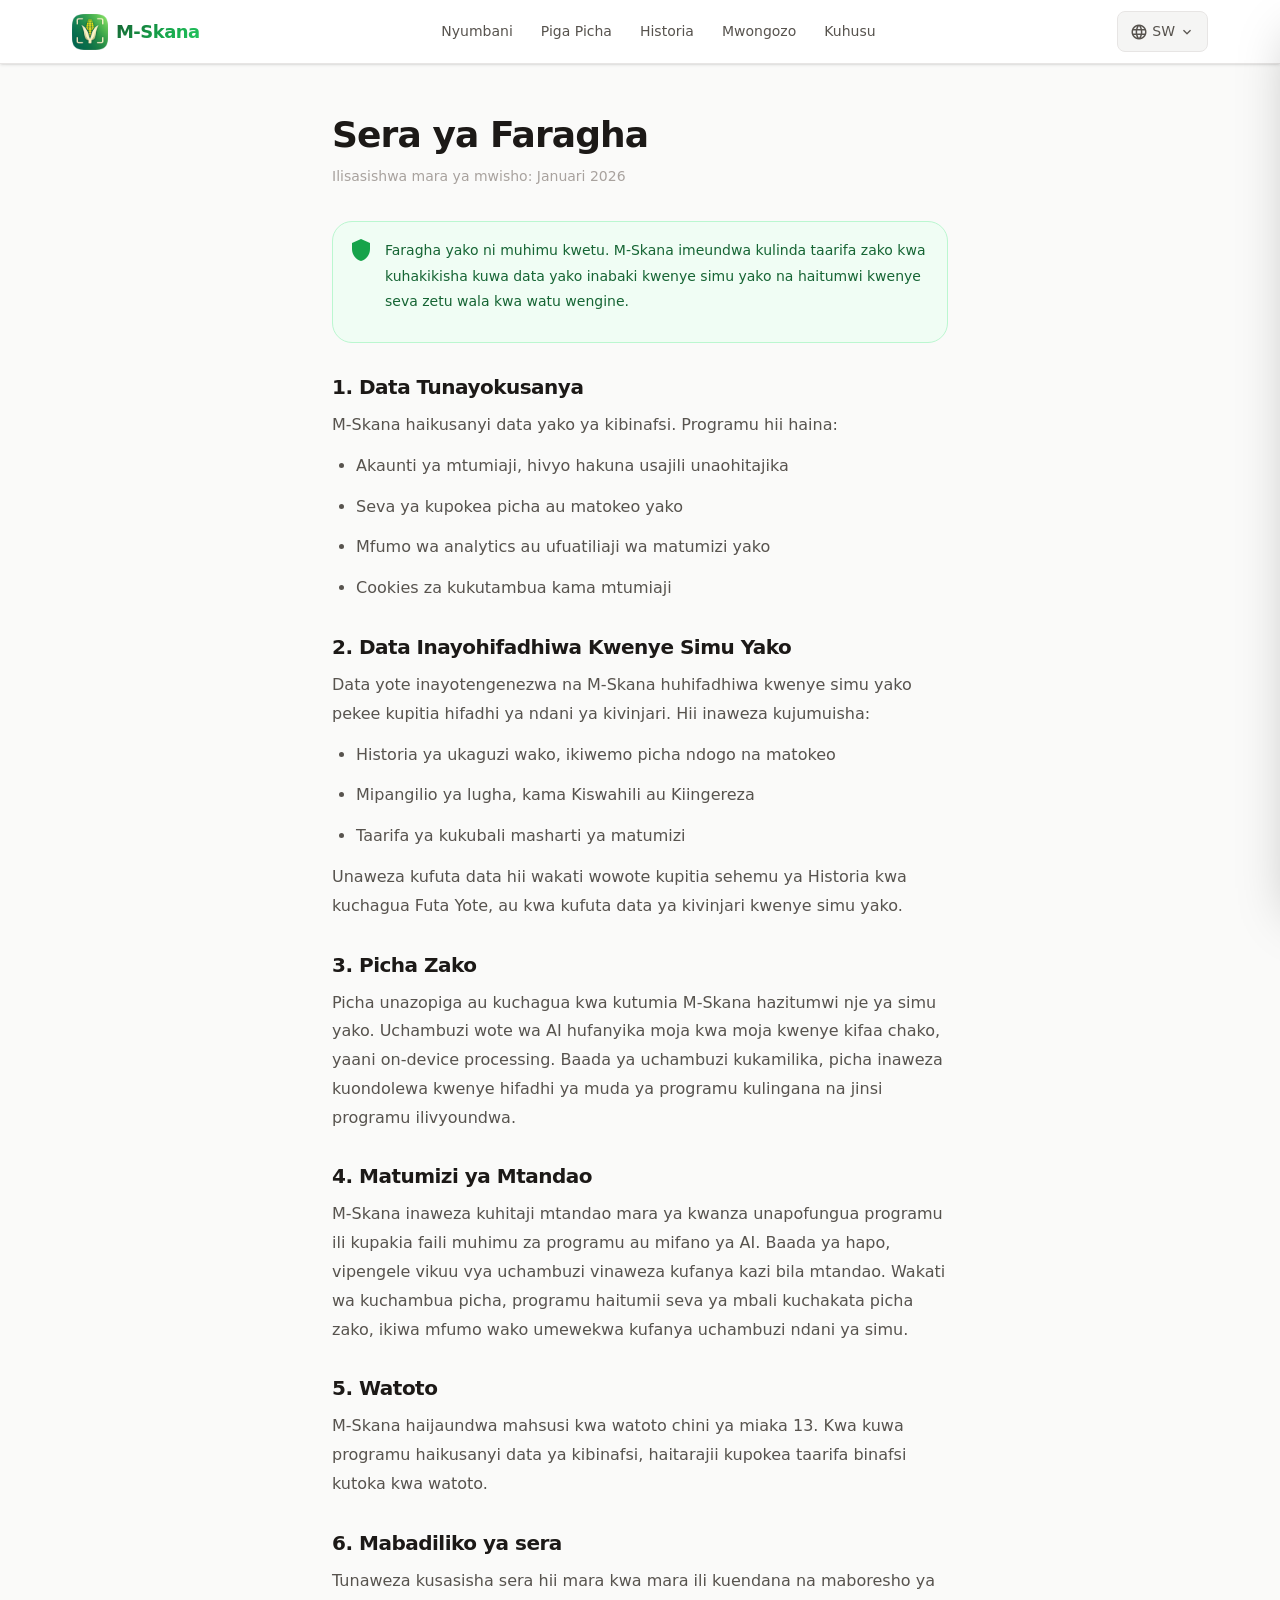
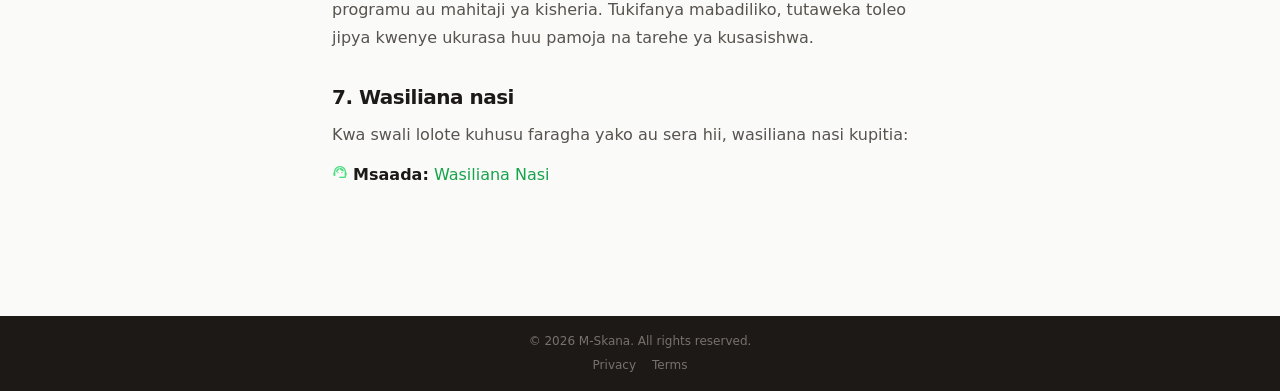
<file: legal/privacy.html>
<!doctype html>
<!-- legal/privacy.html - Privacy policy details for storage, processing, and user rights. -->
<html lang="sw" dir="ltr" style="background: #fafaf9">
  <head>
    <!-- Head: Metadata, icons, preload hints, and stylesheet resources. -->
    <meta charset="UTF-8" />
    <link
      rel="preload"
      href="/assets/fonts/material-icons.woff2"
      as="font"
      type="font/woff2"
      crossorigin
    />
    <link rel="preload" href="/assets/css/tokens.css" as="style" />
    <meta
      name="viewport"
      content="width=device-width, initial-scale=1.0, viewport-fit=cover"
    />
    <meta name="theme-color" content="#16A34A" />
    <link
      rel="icon"
      type="image/png"
      sizes="192x192"
      href="/assets/images/icons/android/icon-192x192.png"
    />

    <link
      rel="apple-touch-icon"
      sizes="180x180"
      href="/assets/images/icons/pwa/apple-touch-180x180.png"
    />
    <link rel="manifest" href="/manifest.json" />
    <meta name="apple-mobile-web-app-capable" content="yes" />
    <link rel="stylesheet" href="/assets/css/tokens.css" />
    <link rel="stylesheet" href="/assets/fonts/material-icons.css" />
    <link rel="stylesheet" href="/assets/css/reset.css" />
    <link rel="stylesheet" href="/assets/css/base.css" />
    <link rel="stylesheet" href="/assets/css/layout.css" />
    <link rel="stylesheet" href="/assets/css/components/header.css" />
    <link rel="stylesheet" href="/assets/css/components/nav.css" />
    <link rel="stylesheet" href="/assets/css/components/footer.css" />
    <link rel="stylesheet" href="/assets/css/components/pwa-nav.css" />
    <link rel="stylesheet" href="/assets/css/components/buttons.css" />
    <link rel="stylesheet" href="/assets/css/pages/history.css" />
    <title>Sera ya Faragha &middot; M-Skana</title>
    <style>
      /* Critical inline styles to prevent FOUC before CSS loads. */
      *,
      *::before,
      *::after {
        box-sizing: border-box;
      }
      html {
        background: #fafaf9;
      }
      body {
        margin: 0;
        font-family:
          -apple-system, BlinkMacSystemFont, "Segoe UI", system-ui, sans-serif;
        background: #fafaf9;
        color: #1c1917;
      }
      .site-header {
        position: fixed;
        top: 0;
        left: 0;
        right: 0;
        height: 64px;
        background: #fff;
        border-bottom: 1px solid #e7e5e4;
        z-index: 200;
      }
      .main-content {
        padding-top: 64px;
      }
      .page-back-btn {
        display: none;
        align-items: center;
        gap: 0.5rem;
        font-size: 0.875rem;
        font-weight: 600;
        color: #16a34a;
        text-decoration: none;
        margin-top: 0.5rem;
        margin-bottom: 0.75rem;
        width: fit-content;
        padding: 0.5rem 0.75rem 0.5rem 0.5rem;
        border-radius: 0.375rem;
        border: 1.5px solid #bbf7d0;
        background: #f0fdf4;
      }
      @media (max-width: 899px) {
        .page-back-btn {
          display: inline-flex;
        }
      }
    </style>
    <noscript
      ><style>
        body {
          visibility: visible !important;
        }
      </style></noscript
    >
  </head>
  <body class="page-wrapper">
    <!-- Body: Page structure, UI sections, and user-facing content. -->
    <a href="#main-content" class="skip-link">Ruka kwenda maudhui makuu</a>

    <!-- Top site header and desktop navigation. -->
    <header class="site-header" role="banner" id="site-header">
      <div class="container header-container">
        <div class="header-brand">
          <a
            href="/index.html"
            class="logo-link"
            aria-label="M-Skana &middot; Nyumbani"
          >
            <img
              src="/assets/images/icons/android/icon-96x96.png"
              alt="M-Skana Logo"
              class="brand-logo"
              width="32"
              height="32"
            />
            <span class="brand-name">M-Skana</span>
          </a>
        </div>

        <nav
          class="main-nav main-nav--desktop"
          role="navigation"
          aria-label="Menyu kuu"
        >
          <ul class="nav-list" role="list">
            <li>
              <a href="index.html" class="nav-link"
                ><span data-sw="Nyumbani" data-en="Home">Nyumbani</span></a
              >
            </li>
            <li>
              <a href="scan.html" class="nav-link"
                ><span data-sw="Piga Picha" data-en="Scan">Piga Picha</span></a
              >
            </li>
            <li>
              <a href="history.html" class="nav-link"
                ><span data-sw="Historia" data-en="History">Historia</span></a
              >
            </li>
            <li>
              <a href="guide.html" class="nav-link"
                ><span data-sw="Mwongozo" data-en="Guide">Mwongozo</span></a
              >
            </li>
            <li>
              <a href="about.html" class="nav-link"
                ><span data-sw="Kuhusu" data-en="About">Kuhusu</span></a
              >
            </li>
          </ul>
        </nav>

        <div class="header-actions">
          <div class="lang-selector" id="lang-selector">
            <button
              class="lang-selector-btn"
              id="lang-selector-btn"
              aria-label="Chagua lugha"
              aria-expanded="false"
              aria-haspopup="listbox"
              type="button"
            >
              <span class="material-icons" aria-hidden="true">language</span>
              <span class="current-language" id="current-lang-label">SW</span>
              <span class="material-icons chevron-icon" aria-hidden="true"
                >expand_more</span
              >
            </button>

            <div
              class="lang-dropdown"
              id="lang-dropdown"
              hidden
              role="listbox"
              aria-label="Chagua lugha"
            >
              <button
                class="lang-option lang-option--active"
                data-lang="sw"
                type="button"
                role="option"
                aria-selected="true"
              >
                <svg
                  class="flag-icon"
                  viewBox="0 0 300 200"
                  xmlns="http://www.w3.org/2000/svg"
                  aria-hidden="true"
                >
                  <rect width="300" height="200" fill="#1EB53A" />
                  <path d="M 0,200 L 300,200 L 300,0 Z" fill="#00A3DD" />
                  <path
                    d="M 0,200 L 300,0"
                    stroke="#FCD116"
                    stroke-width="84"
                  />
                  <path d="M 0,200 L 300,0" stroke="#000" stroke-width="52" />
                </svg>
                <span class="lang-name">Kiswahili</span>
                <span class="material-icons check-icon" aria-hidden="true"
                  >check</span
                >
              </button>

              <button
                class="lang-option"
                data-lang="en"
                type="button"
                role="option"
                aria-selected="false"
              >
                <svg
                  class="flag-icon"
                  viewBox="0 0 300 200"
                  xmlns="http://www.w3.org/2000/svg"
                  aria-hidden="true"
                >
                  <clipPath id="flag-clip-desktop">
                    <path
                      d="M150,100 h150 v100 z v100 h-150 z h-150 v-100 z v-100 h150 z"
                    />
                  </clipPath>
                  <rect width="300" height="200" fill="#012169" />
                  <path
                    d="M0,0 L300,200 M300,0 L0,200"
                    stroke="#fff"
                    stroke-width="40"
                  />
                  <path
                    d="M0,0 L300,200 M300,0 L0,200"
                    clip-path="url(#flag-clip-desktop)"
                    stroke="#C8102E"
                    stroke-width="26"
                  />
                  <path
                    d="M150,0 v200 M0,100 h300"
                    stroke="#fff"
                    stroke-width="66"
                  />
                  <path
                    d="M150,0 v200 M0,100 h300"
                    stroke="#C8102E"
                    stroke-width="40"
                  />
                </svg>
                <span class="lang-name">English</span>
                <span
                  class="material-icons check-icon check-icon--hidden"
                  aria-hidden="true"
                  >check</span
                >
              </button>
            </div>
          </div>

          <button
            class="mobile-menu-btn"
            id="mobile-menu-btn"
            aria-expanded="false"
            aria-controls="mobile-nav"
            aria-label="Fungua menyu"
            type="button"
          >
            <span class="menu-bar"></span>
            <span class="menu-bar"></span>
            <span class="menu-bar"></span>
          </button>
        </div>
      </div>
    </header>
    <!-- Mobile navigation drawer and backdrop. -->
    <div
      class="mobile-nav-backdrop"
      id="mobile-nav-backdrop"
      aria-hidden="true"
    ></div>

    <nav
      class="mobile-nav"
      id="mobile-nav"
      role="navigation"
      aria-label="Menyu ya simu"
      aria-hidden="true"
      inert
    >
      <div class="mobile-nav-header">
        <div class="mobile-nav-brand">
          <img
            src="/assets/images/icons/android/icon-72x72.png"
            alt="M-Skana Logo"
            class="mobile-nav-logo"
            width="28"
            height="28"
          />
          <span class="mobile-nav-brand-name">M-Skana</span>
        </div>
        <button
          class="mobile-nav-close"
          id="mobile-nav-close"
          aria-label="Funga menyu"
          type="button"
        >
          <span class="material-icons" aria-hidden="true">close</span>
        </button>
      </div>

      <ul class="mobile-nav-list" role="list">
        <li>
          <a href="index.html" class="mobile-nav-link">
            <span class="material-icons mobile-nav-icon" aria-hidden="true"
              >home</span
            >
            <span data-sw="Nyumbani" data-en="Home">Nyumbani</span>
          </a>
        </li>
        <li>
          <a href="scan.html" class="mobile-nav-link mobile-nav-link--cta">
            <span class="material-icons mobile-nav-icon" aria-hidden="true"
              >camera_alt</span
            >
            <span data-sw="Piga Picha" data-en="Scan">Piga Picha</span>
          </a>
        </li>
        <li>
          <a href="history.html" class="mobile-nav-link">
            <span class="material-icons mobile-nav-icon" aria-hidden="true"
              >history</span
            >
            <span data-sw="Historia" data-en="History">Historia</span>
          </a>
        </li>
        <li>
          <a href="guide.html" class="mobile-nav-link">
            <span class="material-icons mobile-nav-icon" aria-hidden="true"
              >menu_book</span
            >
            <span data-sw="Mwongozo" data-en="Guide">Mwongozo</span>
          </a>
        </li>
        <li>
          <a href="about.html" class="mobile-nav-link">
            <span class="material-icons mobile-nav-icon" aria-hidden="true"
              >info</span
            >
            <span data-sw="Kuhusu" data-en="About">Kuhusu</span>
          </a>
        </li>
        <li>
          <a href="feedback.html" class="mobile-nav-link">
            <span class="material-icons mobile-nav-icon" aria-hidden="true"
              >chat_bubble</span
            >
            <span data-sw="Toa Maoni" data-en="Feedback">Toa Maoni</span>
          </a>
        </li>
        <li>
          <a href="support.html" class="mobile-nav-link">
            <span class="material-icons mobile-nav-icon" aria-hidden="true"
              >support_agent</span
            >
            <span data-sw="Msaada" data-en="Support">Msaada</span>
          </a>
        </li>
        <li>
          <a href="legal/terms.html" class="mobile-nav-link">
            <span class="material-icons mobile-nav-icon" aria-hidden="true"
              >description</span
            >
            <span data-sw="Masharti ya Matumizi" data-en="Terms of Use"
              >Masharti ya Matumizi</span
            >
          </a>
        </li>
        <li>
          <a href="legal/privacy.html" class="mobile-nav-link">
            <span class="material-icons mobile-nav-icon" aria-hidden="true"
              >shield</span
            >
            <span data-sw="Sera ya Faragha" data-en="Privacy Policy"
              >Sera ya Faragha</span
            >
          </a>
        </li>
      </ul>

      <div class="mobile-nav-footer">
        <p
          class="mobile-nav-footer-label"
          data-sw="Chagua Lugha"
          data-en="Select Language"
        >
          Chagua Lugha
        </p>
        <div class="mobile-nav-language">
          <button
            class="mobile-lang-option mobile-lang-option--active"
            data-lang="sw"
            type="button"
          >
            <svg
              class="flag-icon"
              viewBox="0 0 300 200"
              xmlns="http://www.w3.org/2000/svg"
              aria-hidden="true"
            >
              <rect width="300" height="200" fill="#1EB53A" />
              <path d="M 0,200 L 300,200 L 300,0 Z" fill="#00A3DD" />
              <path d="M 0,200 L 300,0" stroke="#FCD116" stroke-width="84" />
              <path d="M 0,200 L 300,0" stroke="#000" stroke-width="52" />
            </svg>
            <span class="mobile-lang-name">Kiswahili</span>
          </button>
          <button class="mobile-lang-option" data-lang="en" type="button">
            <svg
              class="flag-icon"
              viewBox="0 0 300 200"
              xmlns="http://www.w3.org/2000/svg"
              aria-hidden="true"
            >
              <clipPath id="flag-clip-mobile">
                <path
                  d="M150,100 h150 v100 z v100 h-150 z h-150 v-100 z v-100 h150 z"
                />
              </clipPath>
              <rect width="300" height="200" fill="#012169" />
              <path
                d="M0,0 L300,200 M300,0 L0,200"
                stroke="#fff"
                stroke-width="40"
              />
              <path
                d="M0,0 L300,200 M300,0 L0,200"
                clip-path="url(#flag-clip-mobile)"
                stroke="#C8102E"
                stroke-width="26"
              />
              <path
                d="M150,0 v200 M0,100 h300"
                stroke="#fff"
                stroke-width="66"
              />
              <path
                d="M150,0 v200 M0,100 h300"
                stroke="#C8102E"
                stroke-width="40"
              />
            </svg>
            <span class="mobile-lang-name">English</span>
          </button>
        </div>
      </div>
    </nav>

    <!-- Main legal content area. -->
    <main
      id="main-content"
      class="main-content legal-page desktop-page-spacing"
      role="main"
    >
      <div
        class="container container--narrow"
        style="padding-bottom: var(--sp-16); max-width: 680px"
      >
        <!-- Mobile back button to home. -->
        <a
          href="/index.html"
          class="page-back-btn"
          data-back-btn
          data-back-fallback="/index.html"
          aria-label="Home"
        >
          <span class="material-icons" aria-hidden="true">arrow_back</span>
          <span data-sw="Nyumbani" data-en="Home">Nyumbani</span>
        </a>
        <!-- Privacy policy document body. -->
        <div class="legal-content">
          <h1
            style="
              font-family: var(--font-display);
              font-size: clamp(var(--text-2xl), 4vw, var(--text-4xl));
              font-weight: var(--fw-extrabold);
              color: var(--clr-text);
              letter-spacing: var(--ls-tight);
              margin-bottom: var(--sp-2);
            "
            data-sw="Sera ya Faragha"
            data-en="Privacy Policy"
          >
            Sera ya Faragha
          </h1>
          <p
            style="
              color: var(--clr-text-muted);
              margin-bottom: var(--sp-8);
              font-size: var(--text-sm);
            "
            data-sw="Ilisasishwa mara ya mwisho: Januari 2026"
            data-en="Last updated: January 2026"
          >
            Ilisasishwa mara ya mwisho: Januari 2026
          </p>

          <div
            style="
              background: var(--clr-brand-light);
              border: 1.5px solid var(--clr-primary-200);
              border-radius: var(--radius-xl);
              padding: var(--sp-4);
              margin-bottom: var(--sp-8);
              display: flex;
              gap: var(--sp-3);
            "
          >
            <span
              class="material-icons"
              style="color: var(--clr-brand); flex-shrink: 0"
              >shield</span
            >
            <p
              style="font-size: var(--text-sm); color: var(--clr-primary-800)"
              data-sw="Faragha yako ni muhimu kwetu. M-Skana imeundwa kulinda taarifa zako kwa kuhakikisha kuwa data yako inabaki kwenye simu yako na haitumwi kwenye seva zetu wala kwa watu wengine."
              data-en="Your privacy is important to us. M-Skana is designed to protect your information by making sure your data stays on your phone and is not sent to our servers or other parties."
            >
              Faragha yako ni muhimu kwetu. M-Skana imeundwa kulinda taarifa
              zako kwa kuhakikisha kuwa data yako inabaki kwenye simu yako na
              haitumwi kwenye seva zetu wala kwa watu wengine.
            </p>
          </div>

          <h2 data-sw="1. Data Tunayokusanya" data-en="1. Data We Collect">
            1. Data Tunayokusanya
          </h2>
          <p
            data-sw="M-Skana haikusanyi data yako ya kibinafsi. Programu hii haina:"
            data-en="M-Skana does not collect your personal data. This app has no:"
          >
            M-Skana haikusanyi data yako ya kibinafsi. Programu hii haina:
          </p>
          <ul>
            <li
              data-sw="Akaunti ya mtumiaji, hivyo hakuna usajili unaohitajika"
              data-en="A user account, so no registration is required"
            >
              Akaunti ya mtumiaji, hivyo hakuna usajili unaohitajika
            </li>
            <li
              data-sw="Seva ya kupokea picha au matokeo yako"
              data-en="A server that receives your photos or results"
            >
              Seva ya kupokea picha au matokeo yako
            </li>
            <li
              data-sw="Mfumo wa analytics au ufuatiliaji wa matumizi yako"
              data-en="An analytics or usage tracking system"
            >
              Mfumo wa analytics au ufuatiliaji wa matumizi yako
            </li>
            <li
              data-sw="Cookies za kukutambua kama mtumiaji"
              data-en="Cookies to identify you as a user"
            >
              Cookies za kukutambua kama mtumiaji
            </li>
          </ul>

          <h2
            data-sw="2. Data Inayohifadhiwa Kwenye Simu Yako"
            data-en="2. Data Stored on Your Device"
          >
            2. Data Inayohifadhiwa Kwenye Simu Yako
          </h2>
          <p
            data-sw="Data yote inayotengenezwa na M-Skana huhifadhiwa kwenye simu yako pekee kupitia hifadhi ya ndani ya kivinjari. Hii inaweza kujumuisha:"
            data-en="All data generated by M-Skana is stored only on your phone through browser local storage. This may include:"
          >
            Data yote inayotengenezwa na M-Skana huhifadhiwa kwenye simu yako
            pekee kupitia hifadhi ya ndani ya kivinjari. Hii inaweza kujumuisha:
          </p>
          <ul>
            <li
              data-sw="Historia ya ukaguzi wako, ikiwemo picha ndogo na matokeo"
              data-en="Your scan history, including thumbnails and results"
            >
              Historia ya ukaguzi wako, ikiwemo picha ndogo na matokeo
            </li>
            <li
              data-sw="Mipangilio ya lugha, kama Kiswahili au Kiingereza"
              data-en="Language settings, such as Swahili or English"
            >
              Mipangilio ya lugha, kama Kiswahili au Kiingereza
            </li>
            <li
              data-sw="Taarifa ya kukubali masharti ya matumizi"
              data-en="Your terms of use acceptance status"
            >
              Taarifa ya kukubali masharti ya matumizi
            </li>
          </ul>
          <p
            style="margin-top: var(--sp-3)"
            data-sw="Unaweza kufuta data hii wakati wowote kupitia sehemu ya Historia kwa kuchagua Futa Yote, au kwa kufuta data ya kivinjari kwenye simu yako."
            data-en="You can delete this data at any time from the History section by selecting Clear All, or by clearing browser data on your phone."
          >
            Unaweza kufuta data hii wakati wowote kupitia sehemu ya Historia kwa
            kuchagua Futa Yote, au kwa kufuta data ya kivinjari kwenye simu
            yako.
          </p>

          <h2 data-sw="3. Picha Zako" data-en="3. Your Photos">
            3. Picha Zako
          </h2>
          <p
            data-sw="Picha unazopiga au kuchagua kwa kutumia M-Skana hazitumwi nje ya simu yako. Uchambuzi wote wa AI hufanyika moja kwa moja kwenye kifaa chako, yaani on-device processing. Baada ya uchambuzi kukamilika, picha inaweza kuondolewa kwenye hifadhi ya muda ya programu kulingana na jinsi programu ilivyoundwa."
            data-en="Photos you take or choose using M-Skana are not sent outside your phone. All AI analysis happens directly on your device, that is on-device processing. After analysis is complete, the image may be removed from temporary app storage depending on how the app is designed."
          >
            Picha unazopiga au kuchagua kwa kutumia M-Skana hazitumwi nje ya
            simu yako. Uchambuzi wote wa AI hufanyika moja kwa moja kwenye kifaa
            chako.
          </p>

          <h2 data-sw="4. Matumizi ya Mtandao" data-en="4. Network Usage">
            4. Matumizi ya Mtandao
          </h2>
          <p
            data-sw="M-Skana inaweza kuhitaji mtandao mara ya kwanza unapofungua programu ili kupakia faili muhimu za programu au mifano ya AI. Baada ya hapo, vipengele vikuu vya uchambuzi vinaweza kufanya kazi bila mtandao. Wakati wa kuchambua picha, programu haitumii seva ya mbali kuchakata picha zako, ikiwa mfumo wako umewekwa kufanya uchambuzi ndani ya simu."
            data-en="M-Skana may require internet the first time you open the app to load essential app files or AI models. After that, core analysis features can run offline. While analyzing images, the app does not use remote servers to process your photos when your setup is configured for on device analysis."
          >
            M-Skana inaweza kuhitaji mtandao mara ya kwanza unapofungua programu
            ili kupakia faili muhimu za programu au mifano ya AI. Baada ya hapo,
            vipengele vikuu vya uchambuzi vinaweza kufanya kazi bila mtandao.
          </p>

          <h2 data-sw="5. Watoto" data-en="5. Children">5. Watoto</h2>
          <p
            data-sw="M-Skana haijaundwa mahsusi kwa watoto chini ya miaka 13. Kwa kuwa programu haikusanyi data ya kibinafsi, haitarajii kupokea taarifa binafsi kutoka kwa watoto."
            data-en="M-Skana is not specifically designed for children under 13. Since the app does not collect personal data, it does not expect to receive personal information from children."
          >
            M-Skana haijaundwa mahsusi kwa watoto chini ya miaka 13. Kwa kuwa
            programu haikusanyi data ya kibinafsi, haitarajii kupokea taarifa
            binafsi kutoka kwa watoto.
          </p>

          <h2 data-sw="6. Mabadiliko ya sera" data-en="6. Policy Updates">
            6. Mabadiliko ya sera
          </h2>
          <p
            data-sw="Tunaweza kusasisha sera hii mara kwa mara ili kuendana na maboresho ya programu au mahitaji ya kisheria. Tukifanya mabadiliko, tutaweka toleo jipya kwenye ukurasa huu pamoja na tarehe ya kusasishwa."
            data-en="We may update this policy from time to time to reflect app improvements or legal requirements. If we make changes, we will publish the updated version on this page with the revision date."
          >
            Tunaweza kusasisha sera hii mara kwa mara ili kuendana na maboresho
            ya programu au mahitaji ya kisheria. Tukifanya mabadiliko, tutaweka
            toleo jipya kwenye ukurasa huu pamoja na tarehe ya kusasishwa.
          </p>

          <h2 data-sw="7. Wasiliana nasi" data-en="7. Contact Us">
            7. Wasiliana nasi
          </h2>
          <p
            data-sw="Kwa swali lolote kuhusu faragha yako au sera hii, wasiliana nasi kupitia:"
            data-en="For any question about your privacy or this policy, contact us through:"
          >
            Kwa swali lolote kuhusu faragha yako au sera hii, wasiliana nasi
            kupitia:
          </p>
          <span class="material-icons footer-contact-icon" aria-hidden="true"
            >support_agent</span
          >
          <span
            data-sw="Msaada:"
            data-en="Support:"
            style="font-weight: var(--fw-semibold)"
          >
            Msaada:
          </span>

          <a
            href="/support.html"
            style="
              color: var(--clr-brand);
              display: inline-flex;
              align-items: center;
              gap: 4px;
            "
            data-sw="Wasiliana Nasi"
            data-en="Contact Us"
          >
            Wasiliana Nasi
          </a>
        </div>
      </div>
    </main>

    <!-- Compact footer links. -->
    <footer class="footer-slim" role="contentinfo">
      <div class="container footer-slim-inner">
        <span class="footer-slim-copy"
          >© 2026 M-Skana. All rights reserved.</span
        >
        <div class="footer-slim-links">
          <a href="/legal/privacy.html" class="footer-slim-link">Privacy</a>
          <a href="/legal/terms.html" class="footer-slim-link">Terms</a>
        </div>
      </div>
    </footer>

    <!-- Scripts: page-specific and shared runtime modules. -->
    <script src="/assets/js/core/storage.js"></script>
    <script src="/assets/js/core/events.js"></script>
    <script src="/assets/js/modules/language.js"></script>
    <script src="/assets/js/modules/nav.js"></script>
    <script src="/assets/js/modules/pwa.js"></script>
    <script src="/assets/js/core/app.js"></script>

    <!-- Mobile bottom navigation. -->
    <nav class="pwa-bottom-nav" id="pwa-bottom-nav" aria-label="Menyu ya chini">
      <a href="/index.html" class="pwa-nav-item" data-page="index">
        <span class="material-icons" aria-hidden="true">home</span>
        <span class="pwa-nav-label" data-sw="Nyumbani" data-en="Home"
          >Nyumbani</span
        >
      </a>
      <a href="/scan.html" class="pwa-nav-item" data-page="scan">
        <span class="material-icons" aria-hidden="true">camera_alt</span>
        <span class="pwa-nav-label" data-sw="Piga Picha" data-en="Scan"
          >Piga Picha</span
        >
      </a>
      <a href="/guide.html" class="pwa-nav-item" data-page="guide">
        <span class="material-icons" aria-hidden="true">menu_book</span>
        <span class="pwa-nav-label" data-sw="Mwongozo" data-en="Guide"
          >Mwongozo</span
        >
      </a>
      <a href="/about.html" class="pwa-nav-item" data-page="about">
        <span class="material-icons" aria-hidden="true">info</span>
        <span class="pwa-nav-label" data-sw="Kuhusu" data-en="About"
          >Kuhusu</span
        >
      </a>
    </nav>
  </body>
</html>
</file>
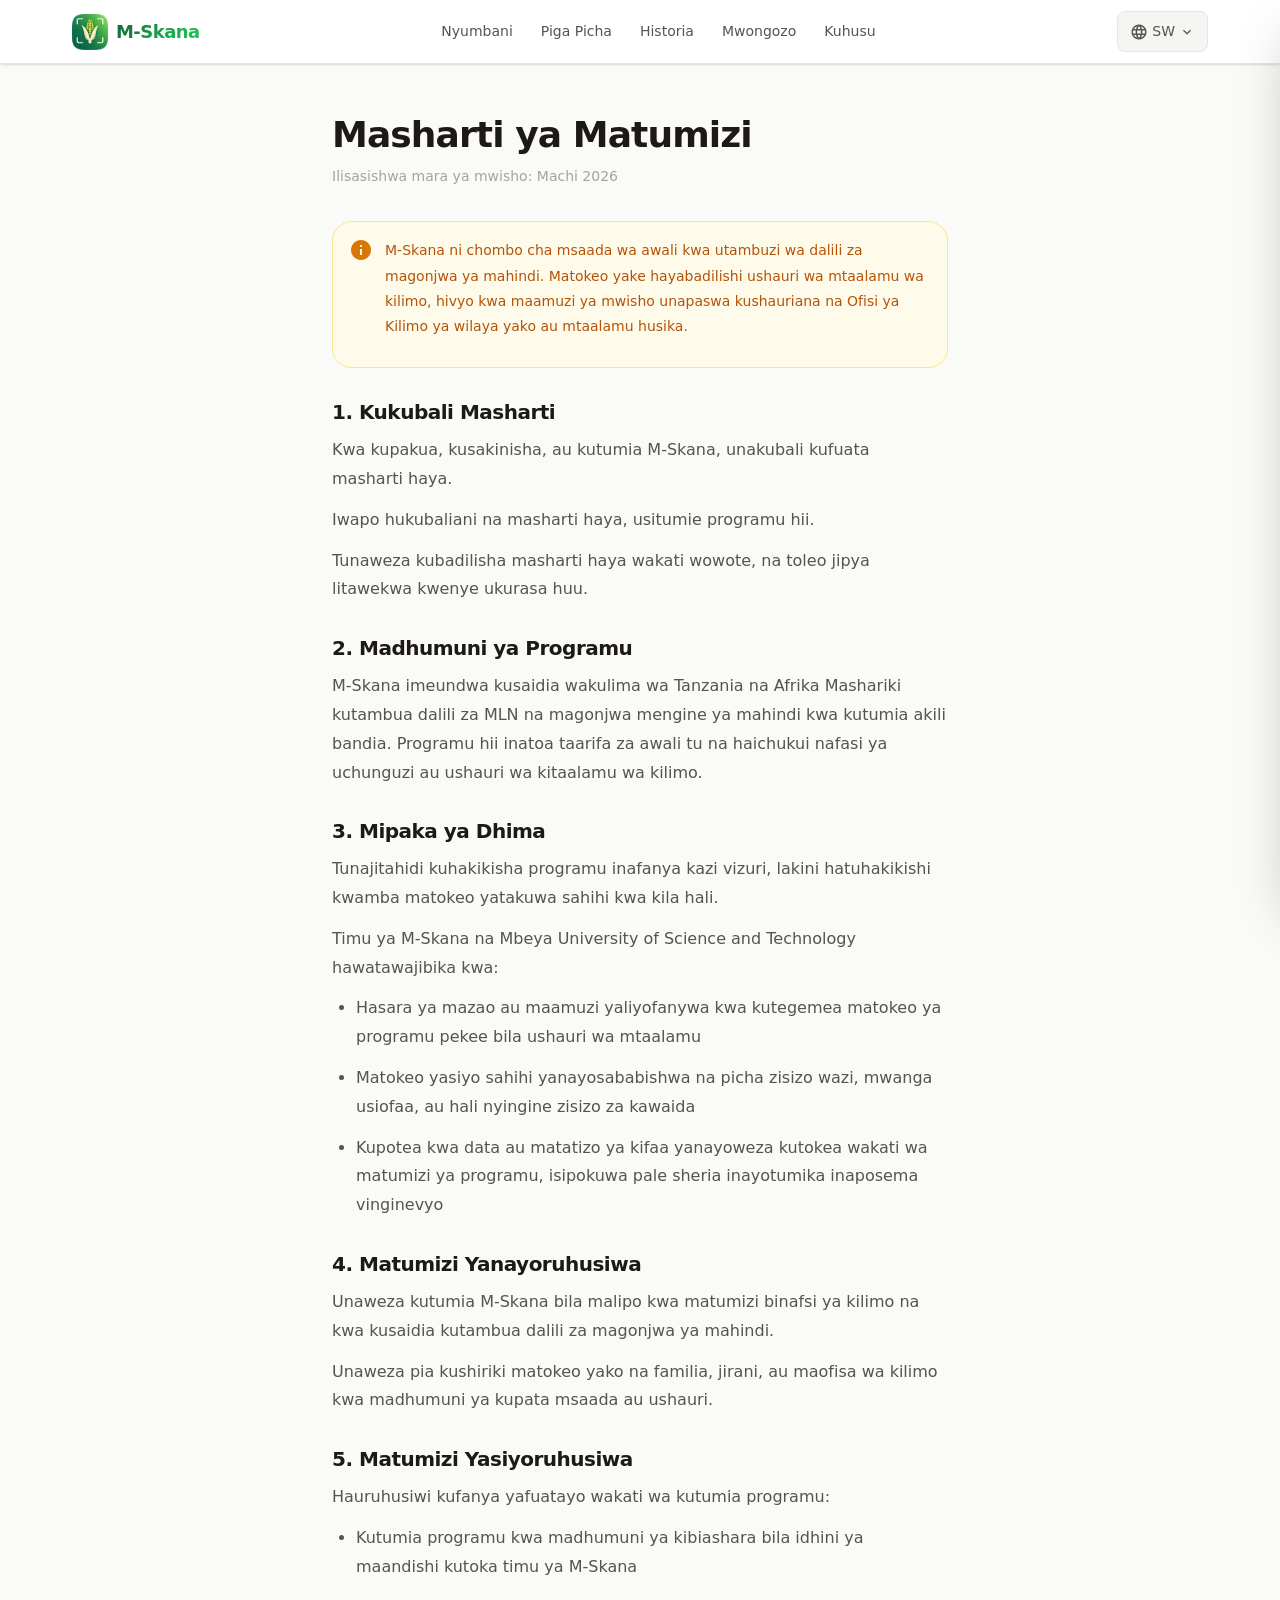
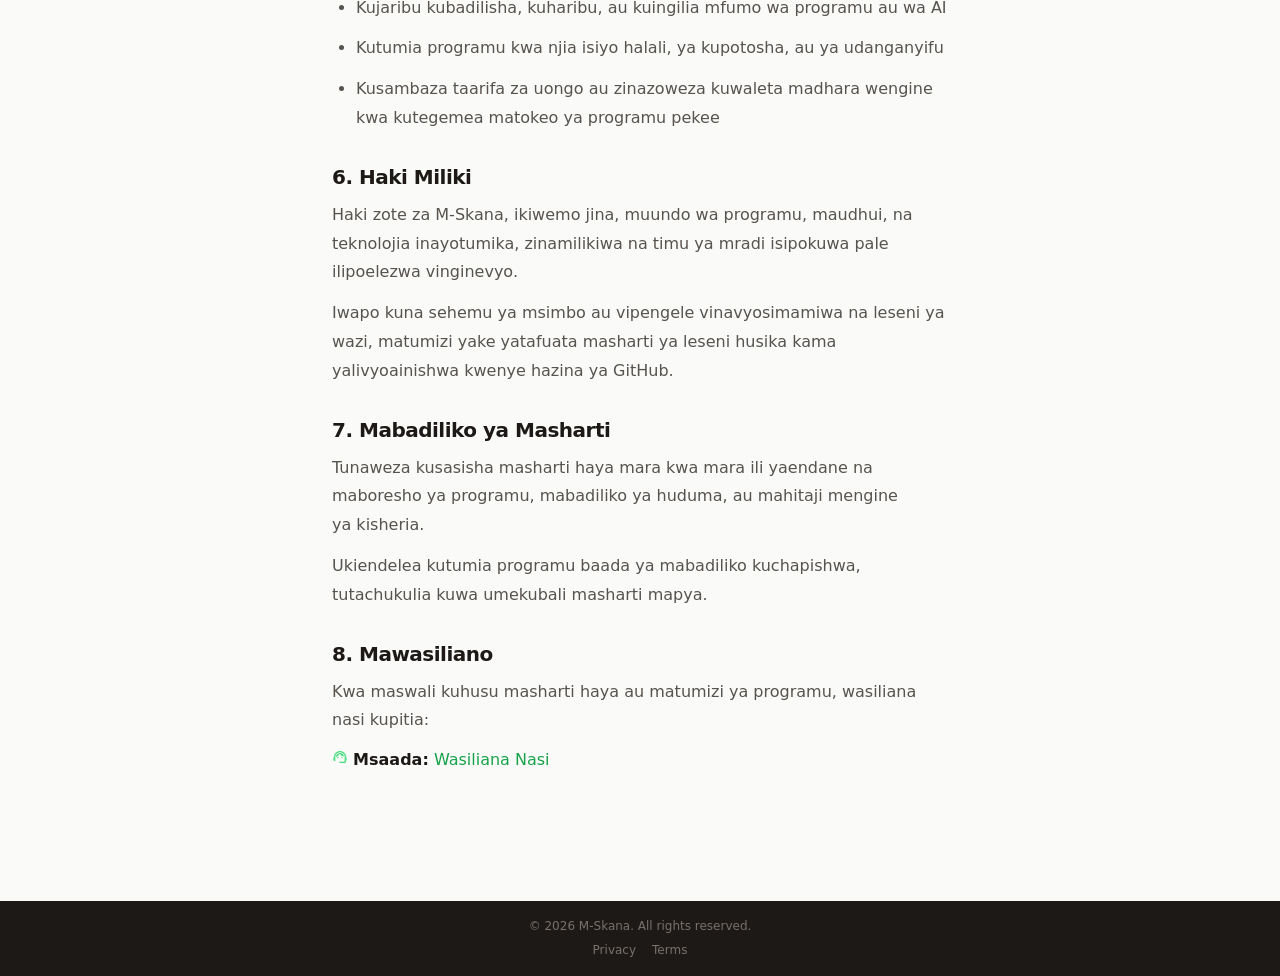
<file: legal/terms.html>
<!doctype html>
<!-- legal/terms.html - Terms of use and legal conditions for app usage. -->
<html lang="sw" dir="ltr" style="background: #fafaf9">
  <head>
    <!-- Head: Metadata, icons, preload hints, and stylesheet resources. -->
    <meta charset="UTF-8" />
    <link
      rel="preload"
      href="/assets/fonts/material-icons.woff2"
      as="font"
      type="font/woff2"
      crossorigin
    />
    <link rel="preload" href="/assets/css/tokens.css" as="style" />
    <meta
      name="viewport"
      content="width=device-width, initial-scale=1.0, viewport-fit=cover"
    />
    <meta name="theme-color" content="#16A34A" />
    <link
      rel="icon"
      type="image/png"
      sizes="192x192"
      href="/assets/images/icons/android/icon-192x192.png"
    />

    <link
      rel="apple-touch-icon"
      sizes="180x180"
      href="/assets/images/icons/pwa/apple-touch-180x180.png"
    />
    <link rel="manifest" href="/manifest.json" />
    <meta name="apple-mobile-web-app-capable" content="yes" />
    <link rel="stylesheet" href="/assets/css/tokens.css" />
    <link rel="stylesheet" href="/assets/fonts/material-icons.css" />
    <link rel="stylesheet" href="/assets/css/reset.css" />
    <link rel="stylesheet" href="/assets/css/base.css" />
    <link rel="stylesheet" href="/assets/css/layout.css" />
    <link rel="stylesheet" href="/assets/css/components/header.css" />
    <link rel="stylesheet" href="/assets/css/components/nav.css" />
    <link rel="stylesheet" href="/assets/css/components/footer.css" />
    <link rel="stylesheet" href="/assets/css/components/pwa-nav.css" />
    <link rel="stylesheet" href="/assets/css/components/buttons.css" />
    <link rel="stylesheet" href="/assets/css/pages/history.css" />
    <title>Masharti ya Matumizi &middot; M-Skana</title>
    <style>
      /* Critical inline styles to prevent FOUC before CSS loads. */
      *,
      *::before,
      *::after {
        box-sizing: border-box;
      }
      html {
        background: #fafaf9;
      }
      body {
        margin: 0;
        font-family:
          -apple-system, BlinkMacSystemFont, "Segoe UI", system-ui, sans-serif;
        background: #fafaf9;
        color: #1c1917;
      }
      .site-header {
        position: fixed;
        top: 0;
        left: 0;
        right: 0;
        height: 64px;
        background: #fff;
        border-bottom: 1px solid #e7e5e4;
        z-index: 200;
      }
      .main-content {
        padding-top: 64px;
      }
      .page-back-btn {
        display: none;
        align-items: center;
        gap: 0.5rem;
        font-size: 0.875rem;
        font-weight: 600;
        color: #16a34a;
        text-decoration: none;
        margin-top: 0.5rem;
        margin-bottom: 0.75rem;
        width: fit-content;
        padding: 0.5rem 0.75rem 0.5rem 0.5rem;
        border-radius: 0.375rem;
        border: 1.5px solid #bbf7d0;
        background: #f0fdf4;
      }
      @media (max-width: 899px) {
        .page-back-btn {
          display: inline-flex;
        }
      }
    </style>
    <noscript
      ><style>
        body {
          visibility: visible !important;
        }
      </style></noscript
    >
  </head>
  <body class="page-wrapper">
    <!-- Body: Page structure, UI sections, and user-facing content. -->
    <a href="#main-content" class="skip-link">Ruka kwenda maudhui makuu</a>

    <!-- Top site header and desktop navigation. -->
    <header class="site-header" role="banner" id="site-header">
      <div class="container header-container">
        <div class="header-brand">
          <a
            href="/index.html"
            class="logo-link"
            aria-label="M-Skana &middot; Nyumbani"
          >
            <img
              src="/assets/images/icons/android/icon-96x96.png"
              alt="M-Skana Logo"
              class="brand-logo"
              width="32"
              height="32"
            />
            <span class="brand-name">M-Skana</span>
          </a>
        </div>

        <nav
          class="main-nav main-nav--desktop"
          role="navigation"
          aria-label="Menyu kuu"
        >
          <ul class="nav-list" role="list">
            <li>
              <a href="index.html" class="nav-link"
                ><span data-sw="Nyumbani" data-en="Home">Nyumbani</span></a
              >
            </li>
            <li>
              <a href="scan.html" class="nav-link"
                ><span data-sw="Piga Picha" data-en="Scan">Piga Picha</span></a
              >
            </li>
            <li>
              <a href="history.html" class="nav-link"
                ><span data-sw="Historia" data-en="History">Historia</span></a
              >
            </li>
            <li>
              <a href="guide.html" class="nav-link"
                ><span data-sw="Mwongozo" data-en="Guide">Mwongozo</span></a
              >
            </li>
            <li>
              <a href="about.html" class="nav-link"
                ><span data-sw="Kuhusu" data-en="About">Kuhusu</span></a
              >
            </li>
          </ul>
        </nav>

        <div class="header-actions">
          <div class="lang-selector" id="lang-selector">
            <button
              class="lang-selector-btn"
              id="lang-selector-btn"
              aria-label="Chagua lugha"
              aria-expanded="false"
              aria-haspopup="listbox"
              type="button"
            >
              <span class="material-icons" aria-hidden="true">language</span>
              <span class="current-language" id="current-lang-label">SW</span>
              <span class="material-icons chevron-icon" aria-hidden="true"
                >expand_more</span
              >
            </button>

            <div
              class="lang-dropdown"
              id="lang-dropdown"
              hidden
              role="listbox"
              aria-label="Chagua lugha"
            >
              <button
                class="lang-option lang-option--active"
                data-lang="sw"
                type="button"
                role="option"
                aria-selected="true"
              >
                <svg
                  class="flag-icon"
                  viewBox="0 0 300 200"
                  xmlns="http://www.w3.org/2000/svg"
                  aria-hidden="true"
                >
                  <rect width="300" height="200" fill="#1EB53A" />
                  <path d="M 0,200 L 300,200 L 300,0 Z" fill="#00A3DD" />
                  <path
                    d="M 0,200 L 300,0"
                    stroke="#FCD116"
                    stroke-width="84"
                  />
                  <path d="M 0,200 L 300,0" stroke="#000" stroke-width="52" />
                </svg>
                <span class="lang-name">Kiswahili</span>
                <span class="material-icons check-icon" aria-hidden="true"
                  >check</span
                >
              </button>

              <button
                class="lang-option"
                data-lang="en"
                type="button"
                role="option"
                aria-selected="false"
              >
                <svg
                  class="flag-icon"
                  viewBox="0 0 300 200"
                  xmlns="http://www.w3.org/2000/svg"
                  aria-hidden="true"
                >
                  <clipPath id="flag-clip-desktop">
                    <path
                      d="M150,100 h150 v100 z v100 h-150 z h-150 v-100 z v-100 h150 z"
                    />
                  </clipPath>
                  <rect width="300" height="200" fill="#012169" />
                  <path
                    d="M0,0 L300,200 M300,0 L0,200"
                    stroke="#fff"
                    stroke-width="40"
                  />
                  <path
                    d="M0,0 L300,200 M300,0 L0,200"
                    clip-path="url(#flag-clip-desktop)"
                    stroke="#C8102E"
                    stroke-width="26"
                  />
                  <path
                    d="M150,0 v200 M0,100 h300"
                    stroke="#fff"
                    stroke-width="66"
                  />
                  <path
                    d="M150,0 v200 M0,100 h300"
                    stroke="#C8102E"
                    stroke-width="40"
                  />
                </svg>
                <span class="lang-name">English</span>
                <span
                  class="material-icons check-icon check-icon--hidden"
                  aria-hidden="true"
                  >check</span
                >
              </button>
            </div>
          </div>

          <button
            class="mobile-menu-btn"
            id="mobile-menu-btn"
            aria-expanded="false"
            aria-controls="mobile-nav"
            aria-label="Fungua menyu"
            type="button"
          >
            <span class="menu-bar"></span>
            <span class="menu-bar"></span>
            <span class="menu-bar"></span>
          </button>
        </div>
      </div>
    </header>
    <!-- Mobile navigation drawer and backdrop. -->
    <div
      class="mobile-nav-backdrop"
      id="mobile-nav-backdrop"
      aria-hidden="true"
    ></div>

    <nav
      class="mobile-nav"
      id="mobile-nav"
      role="navigation"
      aria-label="Menyu ya simu"
      aria-hidden="true"
      inert
    >
      <div class="mobile-nav-header">
        <div class="mobile-nav-brand">
          <img
            src="/assets/images/icons/android/icon-72x72.png"
            alt="M-Skana Logo"
            class="mobile-nav-logo"
            width="28"
            height="28"
          />
          <span class="mobile-nav-brand-name">M-Skana</span>
        </div>
        <button
          class="mobile-nav-close"
          id="mobile-nav-close"
          aria-label="Funga menyu"
          type="button"
        >
          <span class="material-icons" aria-hidden="true">close</span>
        </button>
      </div>

      <ul class="mobile-nav-list" role="list">
        <li>
          <a href="index.html" class="mobile-nav-link">
            <span class="material-icons mobile-nav-icon" aria-hidden="true"
              >home</span
            >
            <span data-sw="Nyumbani" data-en="Home">Nyumbani</span>
          </a>
        </li>
        <li>
          <a href="scan.html" class="mobile-nav-link mobile-nav-link--cta">
            <span class="material-icons mobile-nav-icon" aria-hidden="true"
              >camera_alt</span
            >
            <span data-sw="Piga Picha" data-en="Scan">Piga Picha</span>
          </a>
        </li>
        <li>
          <a href="history.html" class="mobile-nav-link">
            <span class="material-icons mobile-nav-icon" aria-hidden="true"
              >history</span
            >
            <span data-sw="Historia" data-en="History">Historia</span>
          </a>
        </li>
        <li>
          <a href="guide.html" class="mobile-nav-link">
            <span class="material-icons mobile-nav-icon" aria-hidden="true"
              >menu_book</span
            >
            <span data-sw="Mwongozo" data-en="Guide">Mwongozo</span>
          </a>
        </li>
        <li>
          <a href="about.html" class="mobile-nav-link">
            <span class="material-icons mobile-nav-icon" aria-hidden="true"
              >info</span
            >
            <span data-sw="Kuhusu" data-en="About">Kuhusu</span>
          </a>
        </li>
        <li>
          <a href="feedback.html" class="mobile-nav-link">
            <span class="material-icons mobile-nav-icon" aria-hidden="true"
              >chat_bubble</span
            >
            <span data-sw="Toa Maoni" data-en="Feedback">Toa Maoni</span>
          </a>
        </li>
        <li>
          <a href="support.html" class="mobile-nav-link">
            <span class="material-icons mobile-nav-icon" aria-hidden="true"
              >support_agent</span
            >
            <span data-sw="Msaada" data-en="Support">Msaada</span>
          </a>
        </li>
        <li>
          <a href="legal/terms.html" class="mobile-nav-link">
            <span class="material-icons mobile-nav-icon" aria-hidden="true"
              >description</span
            >
            <span data-sw="Masharti ya Matumizi" data-en="Terms of Use"
              >Masharti ya Matumizi</span
            >
          </a>
        </li>
        <li>
          <a href="legal/privacy.html" class="mobile-nav-link">
            <span class="material-icons mobile-nav-icon" aria-hidden="true"
              >shield</span
            >
            <span data-sw="Sera ya Faragha" data-en="Privacy Policy"
              >Sera ya Faragha</span
            >
          </a>
        </li>
      </ul>

      <div class="mobile-nav-footer">
        <p
          class="mobile-nav-footer-label"
          data-sw="Chagua Lugha"
          data-en="Select Language"
        >
          Chagua Lugha
        </p>
        <div class="mobile-nav-language">
          <button
            class="mobile-lang-option mobile-lang-option--active"
            data-lang="sw"
            type="button"
          >
            <svg
              class="flag-icon"
              viewBox="0 0 300 200"
              xmlns="http://www.w3.org/2000/svg"
              aria-hidden="true"
            >
              <rect width="300" height="200" fill="#1EB53A" />
              <path d="M 0,200 L 300,200 L 300,0 Z" fill="#00A3DD" />
              <path d="M 0,200 L 300,0" stroke="#FCD116" stroke-width="84" />
              <path d="M 0,200 L 300,0" stroke="#000" stroke-width="52" />
            </svg>
            <span class="mobile-lang-name">Kiswahili</span>
          </button>
          <button class="mobile-lang-option" data-lang="en" type="button">
            <svg
              class="flag-icon"
              viewBox="0 0 300 200"
              xmlns="http://www.w3.org/2000/svg"
              aria-hidden="true"
            >
              <clipPath id="flag-clip-mobile">
                <path
                  d="M150,100 h150 v100 z v100 h-150 z h-150 v-100 z v-100 h150 z"
                />
              </clipPath>
              <rect width="300" height="200" fill="#012169" />
              <path
                d="M0,0 L300,200 M300,0 L0,200"
                stroke="#fff"
                stroke-width="40"
              />
              <path
                d="M0,0 L300,200 M300,0 L0,200"
                clip-path="url(#flag-clip-mobile)"
                stroke="#C8102E"
                stroke-width="26"
              />
              <path
                d="M150,0 v200 M0,100 h300"
                stroke="#fff"
                stroke-width="66"
              />
              <path
                d="M150,0 v200 M0,100 h300"
                stroke="#C8102E"
                stroke-width="40"
              />
            </svg>
            <span class="mobile-lang-name">English</span>
          </button>
        </div>
      </div>
    </nav>

    <!-- Main legal content area. -->
    <main
      id="main-content"
      class="main-content legal-page desktop-page-spacing"
      role="main"
    >
      <div
        class="container container--narrow"
        style="padding-bottom: var(--sp-16); max-width: 680px"
      >
        <!-- Mobile back button to home. -->
        <a
          href="/index.html"
          class="page-back-btn"
          data-back-btn
          data-back-fallback="/index.html"
          aria-label="Home"
        >
          <span class="material-icons" aria-hidden="true">arrow_back</span>
          <span data-sw="Nyumbani" data-en="Home">Nyumbani</span>
        </a>
        <!-- Terms document body. -->
        <div class="legal-content">
          <h1
            style="
              font-family: var(--font-display);
              font-size: clamp(var(--text-2xl), 4vw, var(--text-4xl));
              font-weight: var(--fw-extrabold);
              color: var(--clr-text);
              letter-spacing: var(--ls-tight);
              margin-bottom: var(--sp-2);
            "
            data-sw="Masharti ya Matumizi"
            data-en="Terms of Use"
          >
            Masharti ya Matumizi
          </h1>
          <p
            style="
              color: var(--clr-text-muted);
              margin-bottom: var(--sp-8);
              font-size: var(--text-sm);
            "
            data-sw="Ilisasishwa mara ya mwisho: Machi 2026"
            data-en="Last updated: March 2026"
          >
            Ilisasishwa mara ya mwisho: Machi 2026
          </p>

          <div
            style="
              background: var(--clr-amber-50);
              border: 1.5px solid var(--clr-amber-200);
              border-radius: var(--radius-xl);
              padding: var(--sp-4);
              margin-bottom: var(--sp-8);
              display: flex;
              gap: var(--sp-3);
            "
          >
            <span
              class="material-icons"
              style="color: var(--clr-amber-600); flex-shrink: 0"
              >info</span
            >
            <p
              style="font-size: var(--text-sm); color: var(--clr-amber-700)"
              data-sw="M-Skana ni chombo cha msaada wa awali kwa utambuzi wa dalili za magonjwa ya mahindi. Matokeo yake hayabadilishi ushauri wa mtaalamu wa kilimo, hivyo kwa maamuzi ya mwisho unapaswa kushauriana na Ofisi ya Kilimo ya wilaya yako au mtaalamu husika."
              data-en="M-Skana is an early-support tool for identifying maize disease symptoms. Its results do not replace professional agricultural advice, so for final decisions you should consult your district agricultural office or a qualified expert."
            >
              M-Skana ni chombo cha msaada wa awali kwa utambuzi wa dalili za
              magonjwa ya mahindi. Matokeo yake hayabadilishi ushauri wa
              mtaalamu wa kilimo, hivyo kwa maamuzi ya mwisho unapaswa
              kushauriana na Ofisi ya Kilimo ya wilaya yako au mtaalamu husika.
            </p>
          </div>

          <h2 data-sw="1. Kukubali Masharti" data-en="1. Acceptance of Terms">
            1. Kukubali Masharti
          </h2>
          <p
            data-sw="Kwa kupakua, kusakinisha, au kutumia M-Skana, unakubali kufuata masharti haya."
            data-en="By downloading, installing, or using M-Skana, you agree to follow these terms."
          >
            Kwa kupakua, kusakinisha, au kutumia M-Skana, unakubali kufuata
            masharti haya.
          </p>
          <p
            data-sw="Iwapo hukubaliani na masharti haya, usitumie programu hii."
            data-en="If you do not agree with these terms, do not use this app."
          >
            Iwapo hukubaliani na masharti haya, usitumie programu hii.
          </p>
          <p
            data-sw="Tunaweza kubadilisha masharti haya wakati wowote, na toleo jipya litawekwa kwenye ukurasa huu."
            data-en="We may change these terms at any time, and a new version will be posted on this page."
          >
            Tunaweza kubadilisha masharti haya wakati wowote, na toleo jipya
            litawekwa kwenye ukurasa huu.
          </p>

          <h2
            data-sw="2. Madhumuni ya Programu"
            data-en="2. Purpose of the App"
          >
            2. Madhumuni ya Programu
          </h2>
          <p
            data-sw="M-Skana imeundwa kusaidia wakulima wa Tanzania na Afrika Mashariki kutambua dalili za MLN na magonjwa mengine ya mahindi kwa kutumia akili bandia. Programu hii inatoa taarifa za awali tu na haichukui nafasi ya uchunguzi au ushauri wa kitaalamu wa kilimo."
            data-en="M-Skana is designed to help farmers in Tanzania and East Africa identify MLN symptoms and other maize diseases using artificial intelligence. The app provides preliminary information only and does not replace professional agricultural diagnosis or advice."
          >
            M-Skana imeundwa kusaidia wakulima wa Tanzania na Afrika Mashariki
            kutambua dalili za MLN na magonjwa mengine ya mahindi kwa kutumia
            akili bandia.
          </p>

          <h2 data-sw="3. Mipaka ya Dhima" data-en="3. Limitation of Liability">
            3. Mipaka ya Dhima
          </h2>
          <p
            data-sw="Tunajitahidi kuhakikisha programu inafanya kazi vizuri, lakini hatuhakikishi kwamba matokeo yatakuwa sahihi kwa kila hali."
            data-en="We work to keep the app functioning well, but we do not guarantee results will be accurate in every case."
          >
            Tunajitahidi kuhakikisha programu inafanya kazi vizuri, lakini
            hatuhakikishi kwamba matokeo yatakuwa sahihi kwa kila hali.
          </p>
          <p
            data-sw="Timu ya M-Skana na Mbeya University of Science and Technology hawatawajibika kwa:"
            data-en="The M-Skana team and Mbeya University of Science and Technology are not liable for:"
          >
            Timu ya M-Skana na Mbeya University of Science and Technology
            hawatawajibika kwa:
          </p>
          <ul>
            <li
              data-sw="Hasara ya mazao au maamuzi yaliyofanywa kwa kutegemea matokeo ya programu pekee bila ushauri wa mtaalamu"
              data-en="Crop loss or decisions made by relying only on app results without expert advice"
            >
              Hasara ya mazao au maamuzi yaliyofanywa kwa kutegemea matokeo ya
              programu pekee bila ushauri wa mtaalamu
            </li>
            <li
              data-sw="Matokeo yasiyo sahihi yanayosababishwa na picha zisizo wazi, mwanga usiofaa, au hali nyingine zisizo za kawaida"
              data-en="Inaccurate results caused by unclear images, poor lighting, or other unusual conditions"
            >
              Matokeo yasiyo sahihi yanayosababishwa na picha zisizo wazi,
              mwanga usiofaa, au hali nyingine zisizo za kawaida
            </li>
            <li
              data-sw="Kupotea kwa data au matatizo ya kifaa yanayoweza kutokea wakati wa matumizi ya programu, isipokuwa pale sheria inayotumika inaposema vinginevyo"
              data-en="Data loss or device issues that may occur while using the app, unless applicable law states otherwise"
            >
              Kupotea kwa data au matatizo ya kifaa yanayoweza kutokea wakati wa
              matumizi ya programu, isipokuwa pale sheria inayotumika inaposema
              vinginevyo
            </li>
          </ul>

          <h2 data-sw="4. Matumizi Yanayoruhusiwa" data-en="4. Permitted Use">
            4. Matumizi Yanayoruhusiwa
          </h2>
          <p
            data-sw="Unaweza kutumia M-Skana bila malipo kwa matumizi binafsi ya kilimo na kwa kusaidia kutambua dalili za magonjwa ya mahindi."
            data-en="You may use M-Skana free of charge for personal agricultural use and to help identify maize disease symptoms."
          >
            Unaweza kutumia M-Skana bila malipo kwa matumizi binafsi ya kilimo
            na kwa kusaidia kutambua dalili za magonjwa ya mahindi.
          </p>
          <p
            data-sw="Unaweza pia kushiriki matokeo yako na familia, jirani, au maofisa wa kilimo kwa madhumuni ya kupata msaada au ushauri."
            data-en="You may also share your results with family, neighbors, or agriculture officers to seek help or advice."
          >
            Unaweza pia kushiriki matokeo yako na familia, jirani, au maofisa wa
            kilimo kwa madhumuni ya kupata msaada au ushauri.
          </p>

          <h2 data-sw="5. Matumizi Yasiyoruhusiwa" data-en="5. Prohibited Use">
            5. Matumizi Yasiyoruhusiwa
          </h2>
          <p
            data-sw="Hauruhusiwi kufanya yafuatayo wakati wa kutumia programu:"
            data-en="You are not allowed to do the following while using the app:"
          >
            Hauruhusiwi kufanya yafuatayo wakati wa kutumia programu:
          </p>
          <ul>
            <li
              data-sw="Kutumia programu kwa madhumuni ya kibiashara bila idhini ya maandishi kutoka timu ya M-Skana"
              data-en="Using the app for commercial purposes without written permission from the M-Skana team"
            >
              Kutumia programu kwa madhumuni ya kibiashara bila idhini ya
              maandishi kutoka timu ya M-Skana
            </li>
            <li
              data-sw="Kujaribu kubadilisha, kuharibu, au kuingilia mfumo wa programu au wa AI"
              data-en="Trying to modify, damage, or interfere with the app or AI system"
            >
              Kujaribu kubadilisha, kuharibu, au kuingilia mfumo wa programu au
              wa AI
            </li>
            <li
              data-sw="Kutumia programu kwa njia isiyo halali, ya kupotosha, au ya udanganyifu"
              data-en="Using the app in an illegal, misleading, or fraudulent way"
            >
              Kutumia programu kwa njia isiyo halali, ya kupotosha, au ya
              udanganyifu
            </li>
            <li
              data-sw="Kusambaza taarifa za uongo au zinazoweza kuwaleta madhara wengine kwa kutegemea matokeo ya programu pekee"
              data-en="Sharing false information or content that may harm others by relying only on app results"
            >
              Kusambaza taarifa za uongo au zinazoweza kuwaletea madhara wengine
              kwa kutegemea matokeo ya programu pekee
            </li>
          </ul>

          <h2 data-sw="6. Haki Miliki" data-en="6. Intellectual Property">
            6. Haki Miliki
          </h2>
          <p
            data-sw="Haki zote za M-Skana, ikiwemo jina, muundo wa programu, maudhui, na teknolojia inayotumika, zinamilikiwa na timu ya mradi isipokuwa pale ilipoelezwa vinginevyo."
            data-en="All rights to M-Skana, including the name, app design, content, and technology used, are owned by the project team unless stated otherwise."
          >
            Haki zote za M-Skana, ikiwemo jina, muundo wa programu, maudhui, na
            teknolojia inayotumika, zinamilikiwa na timu ya mradi isipokuwa pale
            ilipoelezwa vinginevyo.
          </p>
          <p
            data-sw="Iwapo kuna sehemu ya msimbo au vipengele vinavyosimamiwa na leseni ya wazi, matumizi yake yatafuata masharti ya leseni husika kama yalivyoainishwa kwenye hazina ya GitHub."
            data-en="If any code or components are governed by open licenses, their use follows the respective license terms as stated in the GitHub repository."
          >
            Iwapo kuna sehemu ya msimbo au vipengele vinavyosimamiwa na leseni
            ya wazi, matumizi yake yatafuata masharti ya leseni husika kama
            yalivyoainishwa kwenye hazina ya GitHub.
          </p>

          <h2 data-sw="7. Mabadiliko ya Masharti" data-en="7. Changes to Terms">
            7. Mabadiliko ya Masharti
          </h2>
          <p
            data-sw="Tunaweza kusasisha masharti haya mara kwa mara ili yaendane na maboresho ya programu, mabadiliko ya huduma, au mahitaji mengine ya kisheria."
            data-en="We may update these terms from time to time to reflect app improvements, service changes, or legal requirements."
          >
            Tunaweza kusasisha masharti haya mara kwa mara ili yaendane na
            maboresho ya programu, mabadiliko ya huduma, au mahitaji mengine ya
            kisheria.
          </p>
          <p
            data-sw="Ukiendelea kutumia programu baada ya mabadiliko kuchapishwa, tutachukulia kuwa umekubali masharti mapya."
            data-en="If you continue using the app after changes are published, we will treat that as acceptance of the updated terms."
          >
            Ukiendelea kutumia programu baada ya mabadiliko kuchapishwa,
            tutachukulia kuwa umekubali masharti mapya.
          </p>

          <h2 data-sw="8. Mawasiliano" data-en="8. Contact">8. Mawasiliano</h2>
          <p
            data-sw="Kwa maswali kuhusu masharti haya au matumizi ya programu, wasiliana nasi kupitia:"
            data-en="For questions about these terms or app usage, contact us through:"
          >
            Kwa maswali kuhusu masharti haya au matumizi ya programu, wasiliana
            nasi kupitia:
          </p>
          <span class="material-icons footer-contact-icon" aria-hidden="true"
            >support_agent</span
          >
          <span
            data-sw="Msaada:"
            data-en="Support:"
            style="font-weight: var(--fw-semibold)"
          >
            Msaada:
          </span>

          <a
            href="/support.html"
            style="
              color: var(--clr-brand);
              display: inline-flex;
              align-items: center;
              gap: 4px;
            "
            data-sw="Wasiliana Nasi"
            data-en="Contact Us"
          >
            Wasiliana Nasi
          </a>
        </div>
      </div>
    </main>

    <!-- Compact footer links. -->
    <footer class="footer-slim" role="contentinfo">
      <div class="container footer-slim-inner">
        <span class="footer-slim-copy"
          >© 2026 M-Skana. All rights reserved.</span
        >
        <div class="footer-slim-links">
          <a href="/legal/privacy.html" class="footer-slim-link">Privacy</a>
          <a href="/legal/terms.html" class="footer-slim-link">Terms</a>
        </div>
      </div>
    </footer>

    <!-- Scripts: page-specific and shared runtime modules. -->
    <script src="/assets/js/core/storage.js"></script>
    <script src="/assets/js/core/events.js"></script>
    <script src="/assets/js/modules/language.js"></script>
    <script src="/assets/js/modules/nav.js"></script>
    <script src="/assets/js/modules/pwa.js"></script>
    <script src="/assets/js/core/app.js"></script>

    <!-- Mobile bottom navigation. -->
    <nav class="pwa-bottom-nav" id="pwa-bottom-nav" aria-label="Menyu ya chini">
      <a href="/index.html" class="pwa-nav-item" data-page="index">
        <span class="material-icons" aria-hidden="true">home</span>
        <span class="pwa-nav-label" data-sw="Nyumbani" data-en="Home"
          >Nyumbani</span
        >
      </a>
      <a href="/scan.html" class="pwa-nav-item" data-page="scan">
        <span class="material-icons" aria-hidden="true">camera_alt</span>
        <span class="pwa-nav-label" data-sw="Piga Picha" data-en="Scan"
          >Piga Picha</span
        >
      </a>
      <a href="/guide.html" class="pwa-nav-item" data-page="guide">
        <span class="material-icons" aria-hidden="true">menu_book</span>
        <span class="pwa-nav-label" data-sw="Mwongozo" data-en="Guide"
          >Mwongozo</span
        >
      </a>
      <a href="/about.html" class="pwa-nav-item" data-page="about">
        <span class="material-icons" aria-hidden="true">info</span>
        <span class="pwa-nav-label" data-sw="Kuhusu" data-en="About"
          >Kuhusu</span
        >
      </a>
    </nav>
  </body>
</html>
</file>
<file: assets/css/tokens.css>
/* tokens.css - Design tokens for colors, spacing, typography, radii, and shadows. */
/* Sections: Color palette, type scale, spacing/radius/shadow tokens, and semantic aliases. */

/* Core design token declarations */

/* Primary style rules */

:root {

  

  --clr-primary-50:  #f0fdf4;
  --clr-primary-100: #dcfce7;
  --clr-primary-200: #bbf7d0;
  --clr-primary-300: #86efac;
  --clr-primary-400: #4ade80;
  --clr-primary-500: #22c55e;
  --clr-primary-600: #16a34a;
  --clr-primary-700: #15803d;
  --clr-primary-800: #166534;
  --clr-primary-900: #14532d;

  --clr-amber-50:  #fffbeb;
  --clr-amber-100: #fef3c7;
  --clr-amber-200: #fde68a;
  --clr-amber-300: #fcd34d;
  --clr-amber-400: #fbbf24;
  --clr-amber-500: #f59e0b;
  --clr-amber-600: #d97706;
  --clr-amber-700: #b45309;

  --clr-red-50:  #fef2f2;
  --clr-red-100: #fee2e2;
  --clr-red-400: #f87171;
  --clr-red-500: #ef4444;
  --clr-red-600: #dc2626;
  --clr-red-700: #b91c1c;

  --clr-stone-50:  #fafaf9;
  --clr-stone-100: #f5f5f4;
  --clr-stone-200: #e7e5e4;
  --clr-stone-300: #d6d3d1;
  --clr-stone-400: #a8a29e;
  --clr-stone-500: #78716c;
  --clr-stone-600: #57534e;
  --clr-stone-700: #44403c;
  --clr-stone-800: #292524;
  --clr-stone-900: #1c1917;

  

  --clr-bg:             var(--clr-stone-50);
  --clr-surface:        #ffffff;
  --clr-surface-2:      var(--clr-stone-100);
  --clr-surface-3:      var(--clr-stone-200);

  --clr-text:           var(--clr-stone-900);
  --clr-text-secondary: var(--clr-stone-600);
  --clr-text-muted:     var(--clr-stone-400);
  --clr-text-inverse:   #ffffff;
  --clr-text-on-primary:#ffffff;

  --clr-border:         var(--clr-stone-200);
  --clr-border-strong:  var(--clr-stone-300);

  --clr-brand:          var(--clr-primary-600);
  --clr-brand-hover:    var(--clr-primary-700);
  --clr-brand-active:   var(--clr-primary-800);
  --clr-brand-light:    var(--clr-primary-50);
  --clr-brand-medium:   var(--clr-primary-100);

  --clr-warning:        var(--clr-amber-500);
  --clr-warning-bg:     var(--clr-amber-50);
  --clr-warning-text:   var(--clr-amber-700);

  --clr-danger:         var(--clr-red-600);
  --clr-danger-bg:      var(--clr-red-50);
  --clr-danger-text:    var(--clr-red-700);

  --clr-success:        var(--clr-primary-600);
  --clr-success-bg:     var(--clr-primary-50);
  --clr-success-text:   var(--clr-primary-800);

  --clr-footer-bg:      var(--clr-stone-900);
  --clr-footer-text:    var(--clr-stone-400);
  --clr-footer-heading: var(--clr-stone-100);
  --clr-footer-link:    var(--clr-stone-300);

  

  --font-display: -apple-system, BlinkMacSystemFont, 'Segoe UI', system-ui, Ubuntu, sans-serif;
  --font-body:    -apple-system, BlinkMacSystemFont, 'Segoe UI', system-ui, Ubuntu, sans-serif;
  --font-mono:    'Courier New', Courier, monospace;

  --text-xs:   0.75rem;
  --text-sm:   0.875rem;
  --text-base: 1rem;
  --text-lg:   1.125rem;
  --text-xl:   1.25rem;
  --text-2xl:  1.5rem;
  --text-3xl:  1.875rem;
  --text-4xl:  2.25rem;
  --text-5xl:  3rem;
  --text-6xl:  3.75rem;

  --fw-normal:    400;
  --fw-medium:    500;
  --fw-semibold:  600;
  --fw-bold:      700;
  --fw-extrabold: 800;

  --lh-tight:   1.2;
  --lh-snug:    1.375;
  --lh-normal:  1.5;
  --lh-relaxed: 1.625;
  --lh-loose:   1.8;

  --ls-tight:  -0.025em;
  --ls-normal:  0;
  --ls-wide:    0.025em;
  --ls-wider:   0.05em;
  --ls-widest:  0.1em;

  

  --sp-1:  0.25rem;
  --sp-2:  0.5rem;
  --sp-3:  0.75rem;
  --sp-4:  1rem;
  --sp-5:  1.25rem;
  --sp-6:  1.5rem;
  --sp-8:  2rem;
  --sp-10: 2.5rem;
  --sp-12: 3rem;
  --sp-16: 4rem;
  --sp-20: 5rem;
  --sp-24: 6rem;
  --sp-32: 8rem;

  

  --container-max:      1200px;
  --container-padding:  1.25rem;
  --header-height:      64px;

  

  --radius-sm:   4px;
  --radius-base: 8px;
  --radius-md:   12px;
  --radius-lg:   16px;
  --radius-xl:   20px;
  --radius-2xl:  24px;
  --radius-3xl:  32px;
  --radius-full: 9999px;

  

  --shadow-xs:  0 1px 2px 0 rgba(0,0,0,0.05);
  --shadow-sm:  0 1px 3px 0 rgba(0,0,0,0.1), 0 1px 2px -1px rgba(0,0,0,0.1);
  --shadow-md:  0 4px 6px -1px rgba(0,0,0,0.1), 0 2px 4px -2px rgba(0,0,0,0.1);
  --shadow-lg:  0 10px 15px -3px rgba(0,0,0,0.1), 0 4px 6px -4px rgba(0,0,0,0.1);
  --shadow-xl:  0 20px 25px -5px rgba(0,0,0,0.1), 0 8px 10px -6px rgba(0,0,0,0.1);
  --shadow-2xl: 0 25px 50px -12px rgba(0,0,0,0.25);
  --shadow-brand:    0 4px 16px -2px rgba(22,163,74,0.25);
  --shadow-brand-lg: 0 8px 32px -4px rgba(22,163,74,0.30);

  

  --ease-default: cubic-bezier(0.4, 0, 0.2, 1);
  --ease-in:      cubic-bezier(0.4, 0, 1, 1);
  --ease-out:     cubic-bezier(0, 0, 0.2, 1);
  --ease-spring:  cubic-bezier(0.34, 1.56, 0.64, 1);

  --duration-fast:   150ms;
  --duration-normal: 250ms;
  --duration-slow:   400ms;

  --transition-base:   var(--duration-normal) var(--ease-default);
  --transition-fast:   var(--duration-fast) var(--ease-default);
  --transition-slow:   var(--duration-slow) var(--ease-out);
  --transition-spring: 300ms var(--ease-spring);

  

  --z-base:    0;
  --z-raised:  10;
  --z-sticky:  100;
  --z-header:  200;
  --z-nav:     300;
  --z-modal:   400;
  --z-toast:   500;
  --z-tooltip: 600;

  --focus-ring:        0 0 0 3px rgba(22,163,74,0.35);
  --focus-ring-offset: 2px;
}

/* Responsive overrides */

@media (prefers-reduced-motion: reduce) {
  :root {
    --duration-fast:    1ms;
    --duration-normal:  1ms;
    --duration-slow:    1ms;
    --transition-base:  1ms;
    --transition-fast:  1ms;
    --transition-slow:  1ms;
    --transition-spring:1ms;
  }
}
</file>
<file: assets/fonts/material-icons.css>
/* material-icons.css - Material Icons font-face declarations and icon class mapping. */
/* Sections: Font-face sources, icon class defaults, and rendering-smoothing settings. */

/* Core icon-font styles */

@font-face {
/* Primary style rules */

  font-family: "Material Icons";
  font-style: normal;
  font-weight: 400;
  font-display: block;
  src: url("/assets/fonts/material-icons.woff2") format("woff2"),
       url("/assets/fonts/material-icons.woff") format("woff");
}

.material-icons {
  font-family: "Material Icons";
  font-weight: normal;
  font-style: normal;
  font-size: 24px;
  line-height: 1;
  letter-spacing: normal;
  text-transform: none;
  display: inline-block;
  white-space: nowrap;
  word-wrap: normal;
  direction: ltr;
  -webkit-font-smoothing: antialiased;
  -moz-osx-font-smoothing: grayscale;
  text-rendering: optimizeLegibility;
  font-feature-settings: "liga";
  user-select: none;
}
</file>
<file: assets/css/base.css>
/* base.css - Global typography, base elements, and shared utility foundations. */
/* Sections: Base text rhythm, semantic elements, shared helpers, and accessibility defaults. */

/* Core base element styles */

/* Primary style rules */

body {
  font-family: var(--font-body);
  font-size: var(--text-base);
  font-weight: var(--fw-normal);
  line-height: var(--lh-relaxed);
  color: var(--clr-text);
  background-color: var(--clr-bg);
  
  visibility: hidden;
}

body.ready {
  visibility: visible;
}



.skip-link {
  position: absolute;
  top: -100%;
  left: var(--sp-4);
  padding: var(--sp-2) var(--sp-4);
  background: var(--clr-brand);
  color: var(--clr-text-inverse);
  font-size: var(--text-sm);
  font-weight: var(--fw-semibold);
  border-radius: var(--radius-base);
  text-decoration: none;
  z-index: var(--z-tooltip);
  transition: top var(--transition-fast);
}

/* Interaction and state styles */

.skip-link:focus {
  top: var(--sp-4);
}



h1, h2, h3, h4, h5, h6 {
  font-family: var(--font-display);
  font-weight: var(--fw-bold);
  line-height: var(--lh-tight);
  color: var(--clr-text);
  letter-spacing: var(--ls-tight);
}

h1 { font-size: clamp(var(--text-3xl), 5vw, var(--text-5xl)); }
h2 { font-size: clamp(var(--text-2xl), 4vw, var(--text-4xl)); }
h3 { font-size: clamp(var(--text-xl), 3vw, var(--text-2xl)); }
h4 { font-size: var(--text-xl); }
h5 { font-size: var(--text-lg); }
h6 { font-size: var(--text-base); }



p {
  color: var(--clr-text-secondary);
  line-height: var(--lh-relaxed);
}

.lead {
  font-size: var(--text-lg);
  line-height: var(--lh-relaxed);
  color: var(--clr-text-secondary);
}

strong { font-weight: var(--fw-semibold); }
em     { font-style: italic; }

small {
  font-size: var(--text-sm);
  color: var(--clr-text-muted);
}



a {
  color: var(--clr-brand);
  text-decoration: none;
  transition: color var(--transition-fast);
}

a:hover {
  color: var(--clr-brand-hover);
  text-decoration: underline;
  text-underline-offset: 3px;
}



hr {
  border: none;
  border-top: 1px solid var(--clr-border);
  margin: var(--sp-6) 0;
}



code {
  font-family: var(--font-mono);
  font-size: 0.875em;
  background: var(--clr-surface-2);
  border: 1px solid var(--clr-border);
  padding: 0.1em 0.35em;
  border-radius: var(--radius-sm);
  color: var(--clr-text);
}



::-webkit-scrollbar {
  width: 6px;
  height: 6px;
}

::-webkit-scrollbar-track {
  background: var(--clr-surface-2);
}

::-webkit-scrollbar-thumb {
  background: var(--clr-stone-300);
  border-radius: var(--radius-full);
}

::-webkit-scrollbar-thumb:hover {
  background: var(--clr-stone-400);
}



::selection {
  background: var(--clr-primary-200);
  color: var(--clr-primary-900);
}



img {
  -webkit-user-drag: none;
  user-select: none;
  pointer-events: none;
}

img[data-interactive] {
  pointer-events: auto;
}



.focus-ring:focus-visible {
  box-shadow: var(--focus-ring);
  outline: none;
}
</file>
<file: assets/css/layout.css>
/* layout.css - Shared layout containers, spacing flow, and responsive structure rules. */
/* Sections: App containers, grid/flex primitives, spacing utilities, and responsive breakpoints. */

/* Core layout primitives */

/* Primary style rules */

.container {
  width: 100%;
  max-width: var(--container-max);
  margin-inline: auto;
  padding-inline: var(--container-padding);
}


.container--narrow {
  max-width: 720px;
}


.container--wide {
  max-width: 1400px;
}



.page-wrapper {
  display: flex;
  flex-direction: column;
  min-height: 100vh;
  min-height: 100svh;
}

.main-content {
  flex: 1;
  padding-top: var(--header-height);
}


/* Responsive overrides */

@media (min-width: 1024px) {
  .desktop-page-spacing,
  .page-content {
    margin-top: clamp(24px, 4vw, 48px);
  }
}



.section {
  padding-block: var(--sp-16);
}

.section--sm {
  padding-block: var(--sp-10);
}

.section--lg {
  padding-block: var(--sp-24);
}




.grid-auto {
  display: grid;
  grid-template-columns: repeat(auto-fit, minmax(min(260px, 100%), 1fr));
  gap: var(--sp-6);
}

.grid-auto--sm {
  grid-template-columns: repeat(auto-fit, minmax(min(200px, 100%), 1fr));
  gap: var(--sp-4);
}


.grid-2 {
  display: grid;
  grid-template-columns: 1fr;
  gap: var(--sp-8);
}

@media (min-width: 768px) {
  .grid-2 {
    grid-template-columns: 1fr 1fr;
  }
}


.grid-hero {
  display: grid;
  grid-template-columns: 1fr;
  gap: var(--sp-8);
  align-items: center;
}

@media (min-width: 900px) {
  .grid-hero {
    grid-template-columns: 1fr 1fr;
  }
}


.grid-3 {
  display: grid;
  grid-template-columns: 1fr;
  gap: var(--sp-6);
}

@media (min-width: 600px) {
  .grid-3 {
    grid-template-columns: repeat(2, 1fr);
  }
}

@media (min-width: 900px) {
  .grid-3 {
    grid-template-columns: repeat(3, 1fr);
  }
}


.grid-4 {
  display: grid;
  grid-template-columns: repeat(2, 1fr);
  gap: var(--sp-4);
}

@media (min-width: 900px) {
  .grid-4 {
    grid-template-columns: repeat(4, 1fr);
  }
}



.flex         { display: flex; }
.flex-col     { flex-direction: column; }
.flex-wrap    { flex-wrap: wrap; }
.flex-center  { display: flex; align-items: center; justify-content: center; }
.flex-between { display: flex; align-items: center; justify-content: space-between; }
.flex-start   { display: flex; align-items: center; justify-content: flex-start; }
.gap-2  { gap: var(--sp-2); }
.gap-3  { gap: var(--sp-3); }
.gap-4  { gap: var(--sp-4); }
.gap-6  { gap: var(--sp-6); }
.gap-8  { gap: var(--sp-8); }



.mt-auto { margin-top: auto; }
.mx-auto { margin-inline: auto; }



.text-center { text-align: center; }
.text-left   { text-align: left; }
.text-right  { text-align: right; }



.hidden        { display: none; }
.block         { display: block; }
.inline-block  { display: inline-block; }
.full-width    { width: 100%; }


@media (max-width: 767px) {
  .hide-mobile  { display: none !important; }
}

@media (min-width: 768px) {
  .hide-desktop { display: none !important; }
}



.divider {
  height: 1px;
  background: var(--clr-border);
  margin-block: var(--sp-6);
}



.page-back-btn {
  display: none;
  align-items: center;
  gap: var(--sp-2);
  font-size: var(--text-sm);
  font-weight: var(--fw-semibold);
  color: var(--clr-brand);
  text-decoration: none;
  margin-top: var(--sp-2);
  margin-bottom: var(--sp-3);
  width: fit-content;
  padding: var(--sp-2) var(--sp-3) var(--sp-2) var(--sp-2);
  border-radius: var(--radius-base);
  border: 1.5px solid var(--clr-primary-200);
  background: var(--clr-brand-light);
  transition: background var(--transition-fast), border-color var(--transition-fast);
  line-height: 1;
}

.page-back-btn .material-icons {
  font-size: 18px;
  flex-shrink: 0;
}

/* Interaction and state styles */

.page-back-btn:hover {
  background: var(--clr-primary-100);
  border-color: var(--clr-brand);
  text-decoration: none;
}

.page-back-btn:active {
  transform: scale(0.97);
}

@media (max-width: 899px) {
  .page-back-btn {
    display: inline-flex;
  }
}



@media (min-width: 768px) {
  :root {
    --container-padding: 1.5rem;
  }
}

@media (min-width: 1024px) {
  :root {
    --container-padding: 2rem;
  }
}


@media (max-width: 767px) {
  .section     { padding-block: var(--sp-10); }
  .section--sm { padding-block: var(--sp-8);  }
  .section--lg { padding-block: var(--sp-16); }
}
</file>
<file: assets/css/components/header.css>
/* header.css - Site header branding, nav shell, and sticky header behavior. */
/* Sections: Header container, brand/logo area, action controls, and sticky/responsive behavior. */

/* Core header styles */

/* Primary style rules */

.site-header {
  position: fixed;
  top: 0;
  left: 0;
  right: 0;
  height: var(--header-height);
  background: rgba(255,255,255,0.92);
  backdrop-filter: blur(16px);
  -webkit-backdrop-filter: blur(16px);
  border-bottom: 1px solid var(--clr-border);
  z-index: var(--z-header);
  transition: box-shadow var(--transition-normal);
}


/* Interaction and state styles */

.site-header.is-scrolled {
  box-shadow: var(--shadow-sm);
}

.header-container {
  height: 100%;
  display: flex;
  align-items: center;
  justify-content: space-between;
  gap: var(--sp-4);
}



.header-brand {
  flex-shrink: 0;
}

.logo-link {
  display: flex;
  align-items: center;
  gap: var(--sp-2);
  text-decoration: none;
}

.logo-link:hover,
.logo-link:focus-visible {
  color: inherit;
  text-decoration: none;
}

.brand-logo {
  width: 36px;
  height: 36px;
  border-radius: var(--radius-base);
  object-fit: contain;
  pointer-events: none;
}

.brand-name {
  font-family: var(--font-display);
  font-size: var(--text-lg);
  font-weight: var(--fw-extrabold);
  letter-spacing: -0.03em;
  line-height: 1;
  /* Professional two-tone gradient: deep green → vivid brand green */
  background: linear-gradient(135deg, var(--clr-primary-800) 0%, var(--clr-primary-600) 55%, var(--clr-primary-500) 100%);
  -webkit-background-clip: text;
  -webkit-text-fill-color: transparent;
  background-clip: text;
  /* Fallback for browsers without background-clip: text */
  color: var(--clr-brand);
}



.main-nav--desktop {
  display: none;
  flex: 1;
  justify-content: center;
}

/* Responsive overrides */

@media (min-width: 900px) {
  .main-nav--desktop {
    display: flex;
  }
}

.nav-list {
  display: flex;
  align-items: center;
  gap: var(--sp-1);
}

.nav-link {
  display: inline-flex;
  align-items: center;
  padding: var(--sp-2) var(--sp-3);
  font-size: var(--text-sm);
  font-weight: var(--fw-medium);
  color: var(--clr-text-secondary);
  border-radius: var(--radius-base);
  text-decoration: none;
  transition:
    color var(--transition-fast),
    background var(--transition-fast);
  white-space: nowrap;
}

.nav-link:hover {
  color: var(--clr-brand);
  background: var(--clr-brand-light);
  text-decoration: none;
}

.nav-link--active,
.nav-link[aria-current="page"] {
  color: var(--clr-brand);
  background: var(--clr-brand-medium);
  font-weight: var(--fw-semibold);
}



.header-actions {
  display: flex;
  align-items: center;
  gap: var(--sp-2);
  flex-shrink: 0;
}


.lang-selector {
  position: relative;
  display: none;
}

@media (min-width: 900px) {
  .lang-selector {
    display: block;
  }
}

.lang-selector-btn {
  display: flex;
  align-items: center;
  gap: var(--sp-1);
  padding: var(--sp-2) var(--sp-3);
  background: var(--clr-surface-2);
  border: 1px solid var(--clr-border);
  border-radius: var(--radius-base);
  font-size: var(--text-sm);
  font-weight: var(--fw-medium);
  color: var(--clr-text-secondary);
  cursor: pointer;
  transition:
    background var(--transition-fast),
    border-color var(--transition-fast);
  user-select: none;
}

.lang-selector-btn:hover {
  background: var(--clr-brand-light);
  border-color: var(--clr-primary-200);
  color: var(--clr-brand);
}

.lang-selector-btn .material-icons {
  font-size: 18px;
}

.lang-selector-btn .chevron-icon {
  font-size: 16px;
  transition: transform var(--transition-fast);
}

.lang-selector-btn[aria-expanded="true"] .chevron-icon {
  transform: rotate(180deg);
}


.lang-dropdown {
  position: absolute;
  top: calc(100% + var(--sp-2));
  right: 0;
  min-width: 160px;
  background: var(--clr-surface);
  border: 1px solid var(--clr-border);
  border-radius: var(--radius-md);
  box-shadow: var(--shadow-lg);
  overflow: hidden;
  z-index: var(--z-nav);
  animation: dropdown-enter var(--duration-normal) var(--ease-spring) both;
}

@keyframes dropdown-enter {
  from {
    opacity: 0;
    transform: translateY(-8px) scale(0.96);
  }
  to {
    opacity: 1;
    transform: translateY(0) scale(1);
  }
}

.lang-option {
  display: flex;
  align-items: center;
  gap: var(--sp-3);
  width: 100%;
  padding: var(--sp-3) var(--sp-4);
  background: none;
  border: none;
  border-radius: 0;
  font-size: var(--text-sm);
  font-weight: var(--fw-medium);
  color: var(--clr-text-secondary);
  cursor: pointer;
  transition: background var(--transition-fast);
}

.lang-option:hover {
  background: var(--clr-surface-2);
  color: var(--clr-text);
}

.lang-option--active {
  background: var(--clr-brand-light);
  color: var(--clr-brand);
}

.flag-icon {
  width: 22px;
  height: 15px;
  border-radius: 2px;
  flex-shrink: 0;
  overflow: hidden;
}

.lang-name { flex: 1; text-align: left; }

.check-icon {
  font-size: 16px !important;
  color: var(--clr-brand);
}

.check-icon--hidden {
  opacity: 0;
}


.current-language {
  display: none;
}

@media (min-width: 640px) {
  .current-language {
    display: inline;
  }
}



.mobile-menu-btn {
  display: flex;
  flex-direction: column;
  justify-content: center;
  align-items: center;
  gap: 5px;
  width: 40px;
  height: 40px;
  background: none;
  border: none;
  cursor: pointer;
  border-radius: var(--radius-base);
  transition: background var(--transition-fast);
  flex-shrink: 0;
}

.mobile-menu-btn:hover {
  background: var(--clr-surface-2);
}

.menu-bar {
  display: block;
  width: 22px;
  height: 2px;
  background: var(--clr-text-secondary);
  border-radius: var(--radius-full);
  transition: transform var(--transition-normal), opacity var(--transition-fast);
  transform-origin: center;
}


.mobile-menu-btn.is-open .menu-bar:nth-child(1) {
  transform: translateY(7px) rotate(45deg);
}
.mobile-menu-btn.is-open .menu-bar:nth-child(2) {
  opacity: 0;
  transform: scaleX(0);
}
.mobile-menu-btn.is-open .menu-bar:nth-child(3) {
  transform: translateY(-7px) rotate(-45deg);
}

@media (min-width: 900px) {
  .mobile-menu-btn {
    display: none;
  }
}
</file>
<file: assets/css/components/nav.css>
/* nav.css - Main navigation links, active states, and menu interactions. */
/* Sections: Nav list structure, active/current link styles, and mobile menu interactions. */

/* Core navigation styles */

/* Primary style rules */

.mobile-nav-backdrop {
  position: fixed;
  inset: 0;
  background: rgba(28, 25, 23, 0.55);
  backdrop-filter: blur(4px);
  -webkit-backdrop-filter: blur(4px);
  z-index: calc(var(--z-nav) - 1);
  opacity: 0;
  pointer-events: none;
  transition: opacity var(--transition-normal);
}

/* Interaction and state styles */

.mobile-nav-backdrop.is-visible {
  opacity: 1;
  pointer-events: auto;
}



.mobile-nav {
  position: fixed;
  top: 0;
  right: 0;
  bottom: 0;
  width: min(320px, 85vw);
  background: var(--clr-surface);
  z-index: var(--z-nav);
  display: flex;
  flex-direction: column;
  transform: translateX(100%);
  transition: transform var(--transition-slow);
  overflow-y: auto;
  overscroll-behavior: contain;
  box-shadow: var(--shadow-2xl);
}

.mobile-nav.is-open {
  transform: translateX(0);
}


.mobile-nav-header {
  display: flex;
  align-items: center;
  justify-content: space-between;
  padding: var(--sp-4) var(--sp-5);
  border-bottom: 1px solid var(--clr-border);
  flex-shrink: 0;
}

.mobile-nav-brand {
  display: flex;
  align-items: center;
  gap: var(--sp-2);
}

.mobile-nav-logo {
  width: 32px;
  height: 32px;
  border-radius: var(--radius-base);
  object-fit: contain;
}

.mobile-nav-brand-name {
  font-family: var(--font-display);
  font-size: var(--text-base);
  font-weight: var(--fw-extrabold);
  letter-spacing: -0.03em;
  background: linear-gradient(135deg, var(--clr-primary-800) 0%, var(--clr-primary-600) 55%, var(--clr-primary-500) 100%);
  -webkit-background-clip: text;
  -webkit-text-fill-color: transparent;
  background-clip: text;
  color: var(--clr-brand);
}

.mobile-nav-close {
  width: 36px;
  height: 36px;
  border-radius: var(--radius-base);
  display: flex;
  align-items: center;
  justify-content: center;
  background: var(--clr-surface-2);
  border: none;
  cursor: pointer;
  color: var(--clr-text-secondary);
  transition: background var(--transition-fast), color var(--transition-fast);
}

.mobile-nav-close:hover {
  background: var(--clr-red-50);
  color: var(--clr-red-600);
}



.mobile-nav-list {
  padding: var(--sp-3) var(--sp-3);
  flex: 1;
}

.mobile-nav-link {
  display: flex;
  align-items: center;
  gap: var(--sp-3);
  padding: var(--sp-3) var(--sp-3);
  border-radius: var(--radius-md);
  font-size: var(--text-base);
  font-weight: var(--fw-medium);
  color: var(--clr-text-secondary);
  text-decoration: none;
  transition:
    background var(--transition-fast),
    color var(--transition-fast);
  margin-bottom: var(--sp-1);
}

.mobile-nav-link:hover {
  background: var(--clr-brand-light);
  color: var(--clr-brand);
  text-decoration: none;
}

.mobile-nav-link--active,
.mobile-nav-link[aria-current="page"] {
  background: var(--clr-brand-medium);
  color: var(--clr-brand);
  font-weight: var(--fw-semibold);
}

.mobile-nav-icon {
  font-size: 20px !important;
  flex-shrink: 0;
  opacity: 0.8;
}

.mobile-nav-link:hover .mobile-nav-icon,
.mobile-nav-link--active .mobile-nav-icon {
  opacity: 1;
}


.mobile-nav-link--cta {
  font-weight: var(--fw-semibold);
  margin-top: var(--sp-2);
}

.mobile-nav-link--cta:hover {
  background: var(--clr-brand-light);
  color: var(--clr-brand);
}

.mobile-nav-link--cta.mobile-nav-link--active,
.mobile-nav-link--cta[aria-current="page"] {
  background: var(--clr-brand-medium);
  color: var(--clr-brand);
}



.mobile-nav-footer {
  padding: var(--sp-4) var(--sp-5);
  border-top: 1px solid var(--clr-border);
  flex-shrink: 0;
}

.mobile-nav-footer-label {
  font-size: var(--text-xs);
  font-weight: var(--fw-semibold);
  color: var(--clr-text-muted);
  letter-spacing: var(--ls-wider);
  text-transform: uppercase;
  margin-bottom: var(--sp-3);
}

.mobile-nav-language {
  display: flex;
  gap: var(--sp-2);
}

.mobile-lang-option {
  flex: 1;
  display: flex;
  align-items: center;
  justify-content: center;
  gap: var(--sp-2);
  padding: var(--sp-2) var(--sp-3);
  border: 1px solid var(--clr-border);
  border-radius: var(--radius-base);
  background: var(--clr-surface-2);
  font-size: var(--text-sm);
  font-weight: var(--fw-medium);
  color: var(--clr-text-secondary);
  cursor: pointer;
  transition:
    background var(--transition-fast),
    border-color var(--transition-fast),
    color var(--transition-fast);
}

.mobile-lang-option:hover {
  background: var(--clr-brand-light);
  border-color: var(--clr-primary-200);
  color: var(--clr-brand);
}

.mobile-lang-option--active {
  background: var(--clr-brand);
  border-color: var(--clr-brand);
  color: var(--clr-text-inverse);
}

.mobile-lang-name {
  font-size: var(--text-xs);
}



body.nav-open {
  overflow: hidden;
}
</file>
<file: assets/css/components/footer.css>
/* footer.css - Footer layout, link groups, and bottom metadata styles. */
/* Sections: Footer grid structure, link groups, social/contact items, and compact footer area. */

/* Core footer styles */

/* Primary style rules */

.site-footer {
  background: var(--clr-footer-bg);
  color: var(--clr-footer-text);
  padding-top: var(--sp-12);
  padding-bottom: var(--sp-6);
}


.footer-grid {
  display: grid;
  grid-template-columns: 1fr;
  gap: var(--sp-10);
  padding-bottom: var(--sp-10);
  border-bottom: 1px solid rgba(255,255,255,0.08);
}

/* Responsive overrides */

@media (min-width: 600px) {
  .footer-grid {
    grid-template-columns: repeat(2, 1fr);
  }
}

@media (min-width: 900px) {
  .footer-grid {
    grid-template-columns: 2fr 1fr 1fr 1fr;
    gap: var(--sp-12);
  }
}


.footer-brand-wrap {
  display: flex;
  align-items: center;
  gap: var(--sp-2);
  margin-bottom: var(--sp-4);
}

.footer-logo {
  width: 40px;
  height: 40px;
  border-radius: var(--radius-base);
  object-fit: contain;
}

.footer-brand-name {
  font-family: var(--font-display);
  font-size: var(--text-lg);
  font-weight: var(--fw-extrabold);
  color: var(--clr-footer-heading);
  letter-spacing: var(--ls-tight);
}

.footer-description {
  font-size: var(--text-sm);
  line-height: var(--lh-relaxed);
  color: var(--clr-footer-text);
  max-width: 280px;
}


.footer-column-title {
  font-family: var(--font-display);
  font-size: var(--text-xs);
  font-weight: var(--fw-semibold);
  color: var(--clr-footer-heading);
  letter-spacing: var(--ls-widest);
  text-transform: uppercase;
  margin-bottom: var(--sp-4);
}

.footer-links {
  display: flex;
  flex-direction: column;
  gap: var(--sp-3);
}

.footer-link {
  font-size: var(--text-sm);
  color: var(--clr-footer-link);
  text-decoration: none;
  transition: color var(--transition-fast);
  width: fit-content;
}

/* Interaction and state styles */

.footer-link:hover {
  color: var(--clr-primary-400);
  text-decoration: none;
}


.footer-contact-item {
  display: flex;
  align-items: flex-start;
  gap: var(--sp-2);
  font-size: var(--text-sm);
  color: var(--clr-footer-text);
  margin-bottom: var(--sp-3);
}

.footer-contact-icon {
  font-size: 16px !important;
  color: var(--clr-primary-400);
  flex-shrink: 0;
  margin-top: 1px;
}


.footer-social {
  display: flex;
  gap: var(--sp-2);
  margin-top: var(--sp-4);
}

.social-link {
  width: 36px;
  height: 36px;
  border-radius: var(--radius-base);
  display: flex;
  align-items: center;
  justify-content: center;
  background: rgba(255,255,255,0.08);
  color: var(--clr-footer-text);
  text-decoration: none;
  transition:
    background var(--transition-fast),
    color var(--transition-fast),
    transform var(--duration-fast) var(--ease-spring);
}

.social-link:hover {
  transform: translateY(-2px);
  text-decoration: none;
}

.social-link--whatsapp:hover { background: var(--clr-whatsapp); color: #fff; }
.social-link--linkedin:hover  { background: var(--clr-linkedin);  color: #fff; }

.social-link svg {
  width: 16px;
  height: 16px;
}


.footer-bottom {
  padding-top: var(--sp-6);
  display: flex;
  flex-direction: column;
  align-items: center;
  gap: var(--sp-2);
  text-align: center;
}

@media (min-width: 640px) {
  .footer-bottom {
    flex-direction: row;
    justify-content: space-between;
    text-align: left;
  }
}

.footer-copyright {
  font-size: var(--text-xs);
  color: var(--clr-stone-500);
  max-width: none;
}

.footer-bottom-links {
  display: flex;
  gap: var(--sp-4);
}

.footer-bottom-link {
  font-size: var(--text-xs);
  color: var(--clr-stone-500);
  text-decoration: none;
  transition: color var(--transition-fast);
}

.footer-bottom-link:hover {
  color: var(--clr-primary-400);
  text-decoration: none;
}



.footer-slim {
  background: var(--clr-footer-bg);
  padding: var(--sp-4) 0;
}

.footer-slim-inner {
  display: flex;
  flex-direction: column;
  align-items: center;
  justify-content: center;
  gap: var(--sp-1);
  text-align: center;
  padding-inline: var(--sp-4);
}

.footer-slim-links {
  display: flex;
  align-items: center;
  gap: var(--sp-4);
}

.footer-slim-copy {
  font-size: var(--text-xs);
  color: var(--clr-stone-500);
}

.footer-slim-sep {
  color: var(--clr-stone-700);
  font-size: var(--text-xs);
}

.footer-slim-link {
  font-size: var(--text-xs);
  color: var(--clr-stone-500);
  text-decoration: none;
  transition: color var(--transition-fast);
}

.footer-slim-link:hover {
  color: var(--clr-primary-400);
  text-decoration: none;
}
</file>
<file: assets/css/components/pwa-nav.css>
/* pwa-nav.css - Bottom PWA navigation bar and mobile app-like nav behavior. */
/* Sections: Bottom nav shell, item layout, active-state styling, and safe-area spacing. */

/* Core PWA bottom-nav styles */

/* Primary style rules */

.pwa-bottom-nav {
  display: none;
}

/* Responsive overrides */

@media (display-mode: standalone) {
  .pwa-bottom-nav {
    display: flex;
    position: fixed;
    bottom: 0;
    left: 0;
    right: 0;
    height: 60px;
    background: var(--clr-surface);
    border-top: 1px solid var(--clr-border);
    z-index: var(--z-header);
    align-items: stretch;
    box-shadow: 0 -2px 12px rgba(0,0,0,0.08);
    padding-bottom: env(safe-area-inset-bottom, 0px);
  }

  .pwa-nav-item {
    flex: 1;
    display: flex;
    flex-direction: column;
    align-items: center;
    justify-content: center;
    gap: 3px;
    text-decoration: none;
    color: var(--clr-text-muted);
    font-size: 10px;
    font-weight: var(--fw-medium);
    transition: color var(--transition-fast), background var(--transition-fast);
    -webkit-tap-highlight-color: transparent;
    padding-block: var(--sp-1);
  }

/* Interaction and state styles */

  .pwa-nav-item:hover,
  .pwa-nav-item:active {
    color: var(--clr-brand);
    text-decoration: none;
    background: var(--clr-brand-light);
  }

  .pwa-nav-item.is-active {
    color: var(--clr-brand);
    background: var(--clr-brand-light);
    font-weight: var(--fw-semibold);
  }

  .pwa-nav-item .material-icons {
    font-size: 22px;
    line-height: 1;
  }

  .pwa-nav-label {
    line-height: 1;
    letter-spacing: 0.01em;
  }

  
  .main-content {
    padding-bottom: calc(60px + env(safe-area-inset-bottom, 0px)) !important;
  }

  
  .footer-slim,
  .site-footer {
    display: none !important;
  }
}
</file>
<file: assets/css/components/buttons.css>
/* buttons.css - Reusable button styles, sizes, and interactive states. */
/* Sections: Button base API, visual variants, sizing presets, and hover/active/disabled states. */

/* Core button styles */

/* Primary style rules */

.btn {
  display: inline-flex;
  align-items: center;
  justify-content: center;
  gap: var(--sp-2);
  padding: var(--sp-3) var(--sp-6);
  font-family: var(--font-body);
  font-size: var(--text-sm);
  font-weight: var(--fw-semibold);
  line-height: 1.2;
  letter-spacing: 0.01em;
  border-radius: var(--radius-full);
  border: 2px solid transparent;
  cursor: pointer;
  text-decoration: none;
  white-space: nowrap;
  user-select: none;
  transition:
    background var(--transition-fast),
    color var(--transition-fast),
    border-color var(--transition-fast),
    box-shadow var(--transition-fast),
    transform var(--duration-fast) var(--ease-spring);
  position: relative;
  overflow: hidden;
}

/* Interaction and state styles */

.btn:active {
  transform: scale(0.97);
}

.btn:focus-visible {
  box-shadow: var(--focus-ring);
  outline: none;
}


.btn .material-icons,
.btn svg {
  font-size: 18px;
  width: 18px;
  height: 18px;
  flex-shrink: 0;
}



.btn--sm {
  padding: var(--sp-2) var(--sp-4);
  font-size: var(--text-xs);
  gap: var(--sp-1);
}

.btn--sm .material-icons,
.btn--sm svg {
  font-size: 14px;
  width: 14px;
  height: 14px;
}

.btn--lg {
  padding: var(--sp-4) var(--sp-8);
  font-size: var(--text-base);
}

.btn--lg .material-icons,
.btn--lg svg {
  font-size: 20px;
  width: 20px;
  height: 20px;
}

.btn--full {
  width: 100%;
}



.btn--primary {
  background: var(--clr-brand);
  color: var(--clr-text-inverse);
  border-color: var(--clr-brand);
}

.btn--primary:hover {
  background: var(--clr-brand-hover);
  border-color: var(--clr-brand-hover);
  box-shadow: var(--shadow-brand);
  text-decoration: none;
  color: var(--clr-text-inverse);
}

.btn--primary:active {
  background: var(--clr-brand-active);
  box-shadow: none;
}



.btn--outline {
  background: transparent;
  color: var(--clr-brand);
  border-color: var(--clr-brand);
}

.btn--outline:hover {
  background: var(--clr-brand-light);
  text-decoration: none;
  color: var(--clr-brand);
}



.btn--ghost {
  background: transparent;
  color: var(--clr-text-secondary);
  border-color: transparent;
}

.btn--ghost:hover {
  background: var(--clr-surface-2);
  color: var(--clr-text);
  text-decoration: none;
}



.btn--danger {
  background: var(--clr-danger);
  color: var(--clr-text-inverse);
  border-color: var(--clr-danger);
}

.btn--danger:hover {
  background: var(--clr-red-700);
  border-color: var(--clr-red-700);
  text-decoration: none;
  color: var(--clr-text-inverse);
}



.btn--icon {
  padding: var(--sp-2);
  border-radius: var(--radius-base);
  width: 40px;
  height: 40px;
}

.btn--icon.btn--lg {
  width: 48px;
  height: 48px;
  padding: var(--sp-3);
}


.btn--icon-round {
  padding: var(--sp-2);
  border-radius: var(--radius-full);
  width: 40px;
  height: 40px;
}



.btn:disabled,
.btn[disabled] {
  opacity: 0.5;
  cursor: not-allowed;
  pointer-events: none;
  transform: none;
}



.btn--loading {
  pointer-events: none;
  opacity: 0.75;
}

.btn--loading::after {
  content: '';
  position: absolute;
  inset: 0;
  border-radius: inherit;
  background: inherit;
}



.btn-cta {
  display: inline-flex;
  align-items: center;
  justify-content: center;
  gap: var(--sp-3);
  padding: var(--sp-4) var(--sp-8);
  background: var(--clr-brand);
  color: var(--clr-text-inverse);
  font-size: var(--text-base);
  font-weight: var(--fw-bold);
  font-family: var(--font-body);
  border-radius: var(--radius-full);
  border: none;
  cursor: pointer;
  text-decoration: none;
  white-space: nowrap;
  box-shadow: var(--shadow-brand), 0 1px 0 rgba(255,255,255,0.15) inset;
  transition:
    background var(--transition-fast),
    box-shadow var(--transition-fast),
    transform var(--duration-fast) var(--ease-spring);
}

.btn-cta:hover {
  background: var(--clr-brand-hover);
  box-shadow: var(--shadow-brand-lg);
  text-decoration: none;
  color: var(--clr-text-inverse);
  transform: translateY(-1px);
}

.btn-cta:active {
  transform: scale(0.97);
  box-shadow: var(--shadow-sm);
}

.btn-cta .material-icons,
.btn-cta svg {
  font-size: 22px;
  width: 22px;
  height: 22px;
}
</file>
<file: assets/css/components/cards.css>
/* cards.css - Reusable card components and card layout variants. */
/* Sections: Card shell, content spacing, icon/media regions, and card variant styles. */

/* Core card styles */

/* Primary style rules */

.card {
  background: var(--clr-surface);
  border: 1px solid var(--clr-border);
  border-radius: var(--radius-xl);
  padding: var(--sp-6);
  transition:
    box-shadow var(--transition-normal),
    border-color var(--transition-normal),
    transform var(--duration-normal) var(--ease-out);
}

/* Interaction and state styles */

.card:hover {
  box-shadow: var(--shadow-md);
  border-color: var(--clr-border-strong);
}

.card--interactive {
  cursor: pointer;
}

.card--interactive:hover {
  transform: translateY(-2px);
  box-shadow: var(--shadow-lg);
}


.card--feature {
  display: flex;
  flex-direction: column;
  gap: var(--sp-3);
  padding: var(--sp-6) var(--sp-5);
}

.card-icon-wrap {
  width: 48px;
  height: 48px;
  border-radius: var(--radius-md);
  display: flex;
  align-items: center;
  justify-content: center;
  background: var(--clr-brand-light);
  color: var(--clr-brand);
  flex-shrink: 0;
}

.card-icon-wrap .material-icons {
  font-size: 24px;
}

.card-icon-wrap--amber {
  background: var(--clr-amber-50);
  color: var(--clr-amber-600);
}

.card-icon-wrap--red {
  background: var(--clr-red-50);
  color: var(--clr-red-600);
}

.card-title {
  font-family: var(--font-display);
  font-size: var(--text-base);
  font-weight: var(--fw-semibold);
  color: var(--clr-text);
  line-height: var(--lh-snug);
}

.card-body {
  font-size: var(--text-sm);
  color: var(--clr-text-secondary);
  line-height: var(--lh-relaxed);
  max-width: none;
}
</file>
<file: assets/css/components/modal.css>
/* modal.css - Modal overlays, dialog surfaces, and modal interaction states. */
/* Sections: Backdrop layer, modal shell/body regions, and open/close visual states. */

/* Core modal styles */

/* Primary style rules */

.modal-overlay {
  position: fixed;
  inset: 0;
  z-index: var(--z-modal);
  display: flex;
  align-items: center;
  justify-content: center;
  padding: var(--sp-4);
}

.modal-backdrop {
  position: absolute;
  inset: 0;
  background: rgba(28, 25, 23, 0.65);
  backdrop-filter: blur(6px);
  -webkit-backdrop-filter: blur(6px);
}



.modal-container {
  position: relative;
  width: 100%;
  max-width: 440px;
  background: var(--clr-surface);
  border-radius: var(--radius-2xl);
  box-shadow: var(--shadow-2xl);
  overflow: hidden;
  animation: modal-enter var(--duration-slow) var(--ease-spring) both;
}

@keyframes modal-exit {
  from { opacity: 1; transform: translateY(0) scale(1); }
  to   { opacity: 0; transform: translateY(16px) scale(0.97); }
}

@keyframes modal-enter {
  from {
    opacity: 0;
    transform: translateY(32px) scale(0.95);
  }
  to {
    opacity: 1;
    transform: translateY(0) scale(1);
  }
}



.modal--terms {
  background: linear-gradient(145deg, #fffdf7 0%, #f5f1e8 100%);
}

.modal-body {
  padding: var(--sp-8) var(--sp-6);
}

.modal-icon-wrap {
  width: 56px;
  height: 56px;
  border-radius: var(--radius-xl);
  background: var(--clr-brand-light);
  display: flex;
  align-items: center;
  justify-content: center;
  margin: 0 auto var(--sp-5);
  color: var(--clr-brand);
}

.modal-icon-wrap .material-icons {
  font-size: 28px;
}

.modal-title {
  font-family: var(--font-display);
  font-size: var(--text-2xl);
  font-weight: var(--fw-bold);
  color: var(--clr-text);
  text-align: center;
  margin-bottom: var(--sp-3);
  letter-spacing: var(--ls-tight);
}

.modal-subtitle {
  font-size: var(--text-sm);
  color: var(--clr-text-secondary);
  text-align: center;
  line-height: var(--lh-relaxed);
  margin-bottom: var(--sp-6);
  max-width: 320px;
  margin-inline: auto;
}


.modal-legal-links {
  display: flex;
  gap: var(--sp-3);
  margin-bottom: var(--sp-6);
}

.modal-legal-link {
  flex: 1;
  display: flex;
  align-items: center;
  justify-content: center;
  gap: var(--sp-2);
  padding: var(--sp-3);
  border: 1px solid var(--clr-primary-200);
  border-radius: var(--radius-md);
  background: var(--clr-brand-light);
  font-size: var(--text-xs);
  font-weight: var(--fw-semibold);
  color: var(--clr-brand);
  text-decoration: none;
  transition:
    background var(--transition-fast),
    border-color var(--transition-fast);
}

/* Interaction and state styles */

.modal-legal-link:hover {
  background: var(--clr-primary-100);
  border-color: var(--clr-primary-300);
  text-decoration: none;
}

.modal-legal-link .material-icons {
  font-size: 14px;
}


.modal-accept-btn {
  width: 100%;
  padding: var(--sp-4);
  background: var(--clr-brand);
  color: var(--clr-text-inverse);
  border: none;
  border-radius: var(--radius-full);
  font-family: var(--font-body);
  font-size: var(--text-base);
  font-weight: var(--fw-bold);
  cursor: pointer;
  box-shadow: var(--shadow-brand);
  transition:
    background var(--transition-fast),
    box-shadow var(--transition-fast),
    transform var(--duration-fast) var(--ease-spring);
}

.modal-accept-btn:hover {
  background: var(--clr-brand-hover);
  box-shadow: var(--shadow-brand-lg);
}

.modal-accept-btn:active {
  transform: scale(0.98);
}



.install-toast {
  position: fixed;
  top: calc(var(--header-height) + var(--sp-3));
  right: var(--sp-4);
  left: auto;
  width: min(340px, calc(100vw - var(--sp-8)));
  background: var(--clr-stone-900);
  border-radius: var(--radius-xl);
  box-shadow: var(--shadow-2xl);
  z-index: var(--z-toast);
  overflow: hidden;
  animation: toast-slide-in 380ms var(--ease-spring) both;
  border: 1px solid rgba(255,255,255,0.08);
}

@keyframes toast-slide-in {
  from { transform: translateX(110%); opacity: 0; }
  to   { transform: translateX(0);    opacity: 1; }
}

.install-toast-inner {
  display: flex;
  align-items: center;
  gap: var(--sp-3);
  padding: var(--sp-4) var(--sp-4) var(--sp-2);
}

.install-toast-app-icon {
  width: 40px;
  height: 40px;
  border-radius: var(--radius-base);
  flex-shrink: 0;
}

.install-toast-texts {
  flex: 1;
  min-width: 0;
}

.install-toast-title {
  font-family: var(--font-display);
  font-size: var(--text-sm);
  font-weight: var(--fw-bold);
  color: #fff;
  margin-bottom: 2px;
}

.install-toast-desc {
  font-size: var(--text-xs);
  color: var(--clr-stone-400);
  line-height: var(--lh-relaxed);
  max-width: none;
  white-space: nowrap;
  overflow: hidden;
  text-overflow: ellipsis;
}

.install-toast-desc--highlight {
  color: #fff;
  text-shadow: 0 0 12px rgba(255,255,255,0.38);
}

.install-toast-close-btn {
  width: 28px;
  height: 28px;
  border-radius: var(--radius-full);
  background: rgba(255,255,255,0.10);
  border: none;
  color: var(--clr-stone-400);
  display: flex;
  align-items: center;
  justify-content: center;
  cursor: pointer;
  flex-shrink: 0;
  transition: background var(--transition-fast), color var(--transition-fast);
}

.install-toast-close-btn:hover {
  background: rgba(255,255,255,0.20);
  color: #fff;
}

.install-toast-close-btn .material-icons { font-size: 16px; }

.install-toast-actions {
  padding: 0 var(--sp-4) var(--sp-4);
}

.install-toast-btn-install {
  width: 100%;
  padding: var(--sp-2) var(--sp-4);
  background: var(--clr-brand);
  color: #fff;
  border: none;
  border-radius: var(--radius-full);
  font-family: var(--font-body);
  font-size: var(--text-sm);
  font-weight: var(--fw-bold);
  cursor: pointer;
  transition: background var(--transition-fast);
}

.install-toast-btn-install:hover {
  background: var(--clr-brand-hover);
}
</file>
<file: assets/css/components/badge.css>
/* badge.css - Reusable badge variants and status label styles. */
/* Sections: Badge base style, semantic status variants, and compact label treatment. */

/* Core badge styles */

/* Primary style rules */

.badge {
  display: inline-flex;
  align-items: center;
  gap: 4px;
  padding: 3px 10px;
  font-size: var(--text-xs);
  font-weight: var(--fw-semibold);
  border-radius: var(--radius-full);
  line-height: 1.4;
  white-space: nowrap;
}

.badge .material-icons { font-size: 12px; }


.badge--healthy {
  background: var(--clr-success-bg);
  color: var(--clr-success-text);
}

.badge--infected {
  background: var(--clr-danger-bg);
  color: var(--clr-danger-text);
}

.badge--warning {
  background: var(--clr-warning-bg);
  color: var(--clr-warning-text);
}

.badge--neutral {
  background: var(--clr-surface-2);
  color: var(--clr-text-secondary);
}

.badge--brand {
  background: var(--clr-brand-medium);
  color: var(--clr-brand);
}
</file>
<file: assets/css/components/loader.css>
/* loader.css - Loading indicators, progress visuals, and skeleton placeholders. */
/* Sections: Full-screen loaders, inline indicators, animation states, and progress visuals. */

/* Core loading indicator styles */

/* Primary style rules */

.spinner {
  width: 40px;
  height: 40px;
  border: 3px solid var(--clr-border);
  border-top-color: var(--clr-brand);
  border-radius: 50%;
  animation: spin 0.75s linear infinite;
}

.spinner--sm { width: 20px; height: 20px; border-width: 2px; }
.spinner--lg { width: 56px; height: 56px; border-width: 4px; }

@keyframes spin {
  to { transform: rotate(360deg); }
}


.page-loader {
  position: fixed;
  inset: 0;
  background: var(--clr-surface);
  display: flex;
  align-items: center;
  justify-content: center;
  flex-direction: column;
  gap: var(--sp-4);
  z-index: var(--z-toast);
}

.page-loader-text {
  font-size: var(--text-sm);
  color: var(--clr-text-muted);
}


.skeleton {
  background: linear-gradient(
    90deg,
    var(--clr-stone-200) 25%,
    var(--clr-stone-100) 50%,
    var(--clr-stone-200) 75%
  );
  background-size: 200% 100%;
  animation: shimmer 1.5s infinite;
  border-radius: var(--radius-base);
}

@keyframes shimmer {
  0%   { background-position: 200% 0; }
  100% { background-position: -200% 0; }
}


.ai-processing-overlay {
  position: fixed;
  inset: 0;
  background: #1c1917;
  display: none;
  flex-direction: column;
  align-items: center;
  justify-content: center;
  gap: var(--sp-5);
  z-index: var(--z-modal);
  color: #fff;
}

/* Interaction and state styles */

.ai-processing-overlay.is-visible {
  display: flex;
}

.ai-processing-overlay.is-hiding {
  display: flex;
  opacity: 0;
  pointer-events: none;
  transition: opacity 0.3s ease;
}

.ai-processing-ring {
  position: relative;
  width: 80px;
  height: 80px;
}

.ai-processing-ring svg {
  width: 80px;
  height: 80px;
  animation: spin 1.2s linear infinite;
}

.ai-processing-ring svg circle {
  fill: none;
  stroke: var(--clr-primary-400);
  stroke-width: 5;
  stroke-linecap: round;
  stroke-dasharray: 188;
  stroke-dashoffset: 60;
}

.ai-processing-label {
  font-family: var(--font-display);
  font-size: var(--text-xl);
  font-weight: var(--fw-bold);
  color: #fff;
  letter-spacing: var(--ls-tight);
}

.ai-processing-sublabel {
  font-size: var(--text-sm);
  color: rgba(255,255,255,0.6);
  max-width: none;
}


body.page-loading .ai-processing-overlay {
  display: flex;
}
</file>
<file: assets/css/pages/home.css>
/* home.css - Home page hero, feature sections, and landing-page visual styles. */
/* Sections: Hero block, feature grids, stats/CTA sections, and home-page responsiveness. */

/* Core home-page styles */

/* Primary style rules */

.greeting-banner {
  background: var(--clr-brand-light);
  border-bottom: 1px solid var(--clr-primary-100);
  padding: var(--sp-2) 0;
  text-align: center;
  font-size: var(--text-sm);
  color: var(--clr-brand);
  font-weight: var(--fw-medium);
}



.hero-section {
  position: relative;
  min-height: auto;
  display: flex;
  align-items: flex-start;
  overflow: hidden;
  background-color: var(--clr-primary-900);
  background-image: url('/assets/images/maize.png');
  background-size: cover;
  background-position: center 35%;
  background-repeat: no-repeat;
}


.hero-bg-overlay {
  position: absolute;
  inset: 0;
  background: linear-gradient(
    105deg,
    rgba(5, 28, 10, 0.88) 0%,
    rgba(8, 38, 14, 0.80) 35%,
    rgba(10, 45, 18, 0.65) 55%,
    rgba(5, 28, 10, 0.50) 100%
  );
  pointer-events: none;
  z-index: 0;
}

.hero-container {
  position: relative;
  z-index: 1;
  padding-top: clamp(28px, 3.5vw, 44px);
  padding-bottom: var(--sp-4);
  max-width: 680px;
}



.hero-content {
  display: flex;
  flex-direction: column;
  gap: var(--sp-4);
}


.hero-eyebrow {
  display: inline-flex;
  align-items: center;
  gap: var(--sp-2);
  width: fit-content;
  padding: var(--sp-1) var(--sp-4) var(--sp-1) var(--sp-2);
  background: rgba(255,255,255,0.15);
  border: 1px solid rgba(255,255,255,0.30);
  backdrop-filter: blur(8px);
  -webkit-backdrop-filter: blur(8px);
  border-radius: var(--radius-full);
  font-size: var(--text-xs);
  font-weight: var(--fw-semibold);
  color: rgba(255,255,255,0.95);
  letter-spacing: var(--ls-wider);
  text-transform: uppercase;
}

.hero-eyebrow-dot {
  width: 6px;
  height: 6px;
  border-radius: var(--radius-full);
  background: var(--clr-primary-400);
  animation: pulse-dot 2s ease-in-out infinite;
}

@keyframes pulse-dot {
  0%, 100% { opacity: 1; transform: scale(1); }
  50%       { opacity: 0.5; transform: scale(0.7); }
}


.hero-title {
  font-family: var(--font-display);
  font-size: clamp(var(--text-4xl), 7vw, 4.5rem);
  font-weight: var(--fw-extrabold);
  line-height: var(--lh-tight);
  color: #fff;
  letter-spacing: var(--ls-tight);
  text-shadow: 0 2px 20px rgba(0,0,0,0.4);
}


.hero-title-accent {
  color: var(--clr-primary-400);
}

/* hero-title-accent underline removed - cleaner look */


.hero-description {
  font-size: var(--text-lg);
  color: rgba(255,255,255,0.82);
  line-height: var(--lh-relaxed);
  max-width: 540px;
  text-shadow: 0 1px 8px rgba(0,0,0,0.3);
}


.hero-cta {
  display: flex;
  flex-direction: column;
  gap: var(--sp-3);
  padding-top: var(--sp-2);
}

/* Responsive overrides */

@media (min-width: 480px) {
  .hero-cta {
    flex-direction: row;
    flex-wrap: wrap;
    align-items: center;
  }
}


.btn-cta--dark {
  display: inline-flex;
  align-items: center;
  justify-content: center;
  gap: var(--sp-3);
  padding: var(--sp-4) var(--sp-8);
  background: #fff;
  color: var(--clr-brand);
  font-family: var(--font-body);
  font-size: var(--text-base);
  font-weight: var(--fw-bold);
  border-radius: var(--radius-full);
  border: none;
  text-decoration: none;
  white-space: nowrap;
  box-shadow: 0 4px 24px rgba(0,0,0,0.35);
  transition:
    transform var(--duration-fast) var(--ease-spring),
    box-shadow var(--transition-fast);
}

/* Interaction and state styles */

.btn-cta--dark:hover {
  background: var(--clr-brand);
  color: #fff;
  transform: translateY(-2px);
  box-shadow: 0 8px 32px rgba(0,0,0,0.35), var(--shadow-brand-lg);
  text-decoration: none;
}

.btn-cta--dark:focus-visible {
  background: var(--clr-brand);
  color: #fff;
  outline: 3px solid rgba(255,255,255,0.6);
  outline-offset: 3px;
}

.btn-cta--dark:active { transform: scale(0.97); }

.btn-cta--dark .material-icons { font-size: 22px; }


.btn--hero-outline {
  display: inline-flex;
  align-items: center;
  justify-content: center;
  gap: var(--sp-2);
  padding: var(--sp-4) var(--sp-6);
  background: rgba(255,255,255,0.12);
  backdrop-filter: blur(8px);
  -webkit-backdrop-filter: blur(8px);
  color: #fff;
  font-family: var(--font-body);
  font-size: var(--text-base);
  font-weight: var(--fw-semibold);
  border-radius: var(--radius-full);
  border: 1.5px solid rgba(255,255,255,0.40);
  text-decoration: none;
  white-space: nowrap;
  transition:
    background var(--transition-fast),
    border-color var(--transition-fast),
    transform var(--duration-fast) var(--ease-spring);
}

.btn--hero-outline:hover {
  background: rgba(255,255,255,0.22);
  border-color: rgba(255,255,255,0.70);
  text-decoration: none;
  color: #fff;
  transform: translateY(-1px);
}


.hero-offline-badge {
  display: inline-flex;
  align-items: center;
  gap: var(--sp-2);
  font-size: var(--text-sm);
  color: rgba(255,255,255,0.60);
}

.hero-offline-badge .material-icons {
  font-size: 15px;
  color: var(--clr-primary-400);
}



.stats-bar {
  padding-block: var(--sp-10);
  border-bottom: 1px solid var(--clr-border);
  background: var(--clr-surface);
}

.stats-grid {
  display: grid;
  grid-template-columns: repeat(2, 1fr);
  gap: var(--sp-6);
}

@media (min-width: 640px) {
  .stats-grid { grid-template-columns: repeat(4, 1fr); }
}

.stat-item {
  display: flex;
  flex-direction: column;
  align-items: center;
  text-align: center;
  gap: var(--sp-1);
}

.stat-number {
  font-family: var(--font-display);
  font-size: var(--text-3xl);
  font-weight: var(--fw-extrabold);
  color: var(--clr-brand);
  line-height: 1;
  letter-spacing: var(--ls-tight);
}

.stat-label {
  font-size: var(--text-xs);
  color: var(--clr-text-muted);
  font-weight: var(--fw-medium);
  max-width: none;
}



.features-section {
  padding-block: var(--sp-20);
}

.features-grid {
  display: grid;
  grid-template-columns: 1fr;
  gap: var(--sp-5);
}

@media (min-width: 580px) {
  .features-grid { grid-template-columns: repeat(2, 1fr); }
}

@media (min-width: 900px) {
  .features-grid { grid-template-columns: repeat(3, 1fr); }
}

.section-label {
  display: inline-flex;
  align-items: center;
  gap: var(--sp-2);
  font-size: var(--text-xs);
  font-weight: var(--fw-semibold);
  color: var(--clr-brand);
  letter-spacing: var(--ls-widest);
  text-transform: uppercase;
  margin-bottom: var(--sp-3);
}

.section-title {
  font-family: var(--font-display);
  font-size: clamp(var(--text-2xl), 4vw, var(--text-4xl));
  font-weight: var(--fw-extrabold);
  color: var(--clr-text);
  letter-spacing: var(--ls-tight);
  margin-bottom: var(--sp-3);
}

.section-description {
  font-size: var(--text-lg);
  color: var(--clr-text-secondary);
  max-width: 560px;
  margin-bottom: var(--sp-10);
}



.cta-section {
  position: relative;
  padding-block: var(--sp-20);
  overflow: hidden;
  background-color: var(--clr-primary-900);
  background-image: url('/assets/images/maize.png');
  background-size: cover;
  background-position: center 70%;
  background-repeat: no-repeat;
}

.cta-section::before {
  content: '';
  position: absolute;
  inset: 0;
  background: linear-gradient(
    135deg,
    rgba(5, 28, 10, 0.88) 0%,
    rgba(8, 38, 14, 0.78) 50%,
    rgba(10, 50, 20, 0.72) 100%
  );
  z-index: 0;
}

.cta-inner {
  position: relative;
  z-index: 1;
  display: flex;
  flex-direction: column;
  align-items: center;
  text-align: center;
  gap: var(--sp-6);
}

@media (min-width: 768px) {
  .cta-inner {
    flex-direction: row;
    text-align: left;
    justify-content: space-between;
    align-items: center;
  }
}

.cta-texts { display: flex; flex-direction: column; gap: var(--sp-3); }

.cta-title {
  font-family: var(--font-display);
  font-size: clamp(var(--text-2xl), 4vw, var(--text-4xl));
  font-weight: var(--fw-extrabold);
  color: #fff;
  letter-spacing: var(--ls-tight);
  line-height: var(--lh-tight);
}

.cta-description {
  font-size: var(--text-base);
  color: rgba(255,255,255,0.80);
  max-width: 460px;
}

.cta-btn-wrap { flex-shrink: 0; }

.cta-btn {
  display: inline-flex;
  align-items: center;
  gap: var(--sp-3);
  padding: var(--sp-4) var(--sp-8);
  background: #fff;
  color: var(--clr-brand);
  font-family: var(--font-body);
  font-size: var(--text-base);
  font-weight: var(--fw-bold);
  border-radius: var(--radius-full);
  border: none;
  text-decoration: none;
  white-space: nowrap;
  box-shadow: 0 4px 24px rgba(0,0,0,0.30);
  transition:
    transform var(--duration-fast) var(--ease-spring),
    box-shadow var(--transition-fast);
}

.cta-btn:hover {
  transform: translateY(-2px);
  box-shadow: 0 8px 32px rgba(0,0,0,0.35);
  text-decoration: none;
  color: var(--clr-brand-hover);
}

.cta-btn:active { transform: scale(0.97); }
.cta-btn .material-icons { font-size: 22px; }
</file>
<file: assets/css/pages/history.css>
/* history.css - History page layout, filters, and history item presentation. */
/* Sections: History header, filter chips, list items, empty states, and detail affordances. */

/* Core history-page styles */

/* Primary style rules */

.history-page {
  padding-top: calc(var(--header-height) + var(--sp-4));
  padding-bottom: var(--sp-16);
}

.history-list {
  display: flex;
  flex-direction: column;
  gap: var(--sp-3);
}

.history-item {
  display: flex;
  align-items: center;
  gap: var(--sp-4);
  padding: var(--sp-4);
  background: var(--clr-surface);
  border: 1px solid var(--clr-border);
  border-radius: var(--radius-xl);
  transition: box-shadow var(--transition-fast), border-color var(--transition-fast);
  cursor: pointer;
  text-decoration: none;
}

/* Interaction and state styles */

.history-item:hover {
  box-shadow: var(--shadow-md);
  border-color: var(--clr-border-strong);
  text-decoration: none;
}

.history-thumb {
  width: 64px;
  height: 64px;
  border-radius: var(--radius-md);
  object-fit: cover;
  object-position: center;
  flex-shrink: 0;
  background: var(--clr-surface-2);
  display: block;
}

.history-info { flex: 1; min-width: 0; }

.history-verdict {
  font-size: var(--text-sm);
  font-weight: var(--fw-semibold);
  color: var(--clr-text);
  margin-bottom: var(--sp-1);
  white-space: nowrap;
  overflow: hidden;
  text-overflow: ellipsis;
}

.history-meta {
  font-size: var(--text-xs);
  color: var(--clr-text-muted);
  max-width: none;
}

.history-delete-btn {
  width: 32px;
  height: 32px;
  border-radius: var(--radius-base);
  display: flex;
  align-items: center;
  justify-content: center;
  background: none;
  border: none;
  color: var(--clr-text-muted);
  cursor: pointer;
  flex-shrink: 0;
  transition: background var(--transition-fast), color var(--transition-fast);
}

.history-delete-btn:hover {
  background: var(--clr-red-50);
  color: var(--clr-red-600);
}

.history-delete-btn .material-icons { font-size: 18px; }


.empty-state {
  text-align: center;
  padding: var(--sp-20) var(--sp-6);
  display: flex;
  flex-direction: column;
  align-items: center;
  gap: var(--sp-4);
}

.empty-state-icon {
  width: 80px;
  height: 80px;
  border-radius: var(--radius-2xl);
  background: var(--clr-surface-2);
  display: flex;
  align-items: center;
  justify-content: center;
  color: var(--clr-text-muted);
}

.empty-state-icon .material-icons { font-size: 36px; }

.empty-state-title {
  font-family: var(--font-display);
  font-size: var(--text-xl);
  font-weight: var(--fw-bold);
  color: var(--clr-text);
}

.empty-state-body {
  font-size: var(--text-sm);
  color: var(--clr-text-muted);
  max-width: 280px;
}



.guide-page {
  padding-top: calc(var(--header-height) + var(--sp-4));
  padding-bottom: var(--sp-16);
}


.disease-card {
  background: var(--clr-surface);
  border: 1px solid var(--clr-border);
  border-radius: var(--radius-2xl);
  overflow: hidden;
  margin-bottom: var(--sp-6);
}

.disease-card-image {
  width: 100%;
  aspect-ratio: 16 / 9;
  object-fit: cover;
}

.disease-card-body {
  padding: var(--sp-6);
}


.steps-list {
  display: flex;
  flex-direction: column;
  gap: var(--sp-4);
}

.step-item {
  display: flex;
  gap: var(--sp-4);
  align-items: flex-start;
}

.step-number {
  width: 36px;
  height: 36px;
  border-radius: var(--radius-full);
  background: var(--clr-brand);
  color: #fff;
  font-family: var(--font-display);
  font-size: var(--text-sm);
  font-weight: var(--fw-bold);
  display: flex;
  align-items: center;
  justify-content: center;
  flex-shrink: 0;
}

.step-content { flex: 1; }

.step-title {
  font-size: var(--text-base);
  font-weight: var(--fw-semibold);
  color: var(--clr-text);
  margin-bottom: var(--sp-1);
}

.step-body {
  font-size: var(--text-sm);
  color: var(--clr-text-secondary);
  line-height: var(--lh-relaxed);
  max-width: none;
}



.about-page {
  padding-top: calc(var(--header-height) + var(--sp-4));
  padding-bottom: var(--sp-16);
}

.team-grid {
  display: grid;
  grid-template-columns: repeat(auto-fit, minmax(200px, 1fr));
  gap: var(--sp-5);
}

.team-card {
  background: var(--clr-surface);
  border: 1px solid var(--clr-border);
  border-radius: var(--radius-2xl);
  padding: var(--sp-6);
  text-align: center;
}

.team-avatar {
  width: 72px;
  height: 72px;
  border-radius: var(--radius-full);
  object-fit: cover;
  margin: 0 auto var(--sp-3);
  background: var(--clr-brand-light);
  display: flex;
  align-items: center;
  justify-content: center;
  color: var(--clr-brand);
}

.team-avatar .material-icons { font-size: 36px; }

.team-name {
  font-size: var(--text-base);
  font-weight: var(--fw-bold);
  color: var(--clr-text);
  margin-bottom: var(--sp-1);
}

.team-role {
  font-size: var(--text-xs);
  color: var(--clr-text-muted);
  max-width: none;
}



.feedback-page {
  padding-top: calc(var(--header-height) + var(--sp-4));
  padding-bottom: var(--sp-16);
}

.feedback-form-wrap {
  max-width: 560px;
  margin: 0 auto;
}

.feedback-form {
  display: flex;
  flex-direction: column;
  gap: var(--sp-5);
}



.legal-page {
  padding-top: var(--sp-4);
  padding-bottom: var(--sp-16);
}

.legal-content {
  max-width: 720px;
  margin: 0 auto;
}

.legal-content h2 {
  font-size: var(--text-xl);
  font-weight: var(--fw-bold);
  color: var(--clr-text);
  margin-top: var(--sp-8);
  margin-bottom: var(--sp-3);
}

.legal-content p,
.legal-content li {
  font-size: var(--text-base);
  color: var(--clr-text-secondary);
  line-height: var(--lh-loose);
  margin-bottom: var(--sp-3);
  max-width: none;
}

.legal-content ul {
  list-style: disc;
  padding-left: var(--sp-6);
}
</file>
<file: assets/css/components/forms.css>
/* forms.css - Shared form fields, labels, validation, and control states. */
/* Sections: Input/textarea/select base styles, labels, errors, and grouped control layouts. */

/* Core form-control styles */

/* Primary style rules */

.form-group {
  display: flex;
  flex-direction: column;
  gap: var(--sp-2);
}

.form-label {
  font-size: var(--text-sm);
  font-weight: var(--fw-semibold);
  color: var(--clr-text);
}

.form-hint {
  font-size: var(--text-xs);
  color: var(--clr-text-muted);
}


.form-input,
.form-textarea,
.form-select {
  width: 100%;
  padding: var(--sp-3) var(--sp-4);
  background: var(--clr-surface);
  border: 1.5px solid var(--clr-border);
  border-radius: var(--radius-md);
  font-family: var(--font-body);
  font-size: var(--text-base);
  color: var(--clr-text);
  outline: none;
  transition:
    border-color var(--transition-fast),
    box-shadow var(--transition-fast);
  appearance: none;
}

.form-input::placeholder,
.form-textarea::placeholder {
  color: var(--clr-text-muted);
}

/* Interaction and state styles */

.form-input:focus,
.form-textarea:focus,
.form-select:focus {
  border-color: var(--clr-brand);
  box-shadow: 0 0 0 3px rgba(22,163,74,0.15);
}

.form-textarea {
  resize: vertical;
  min-height: 120px;
}


.star-rating {
  display: flex;
  gap: var(--sp-1);
}

.star-btn {
  background: none;
  border: none;
  cursor: pointer;
  padding: var(--sp-1);
  color: var(--clr-stone-300);
  transition: color var(--transition-fast), transform var(--duration-fast) var(--ease-spring);
}

.star-btn:hover,
.star-btn.is-active {
  color: var(--clr-amber-400);
  transform: scale(1.2);
}

.star-btn .material-icons {
  font-size: 28px;
}


.feedback-form {
  display: flex;
  flex-direction: column;
  gap: var(--sp-5);
}
</file>
